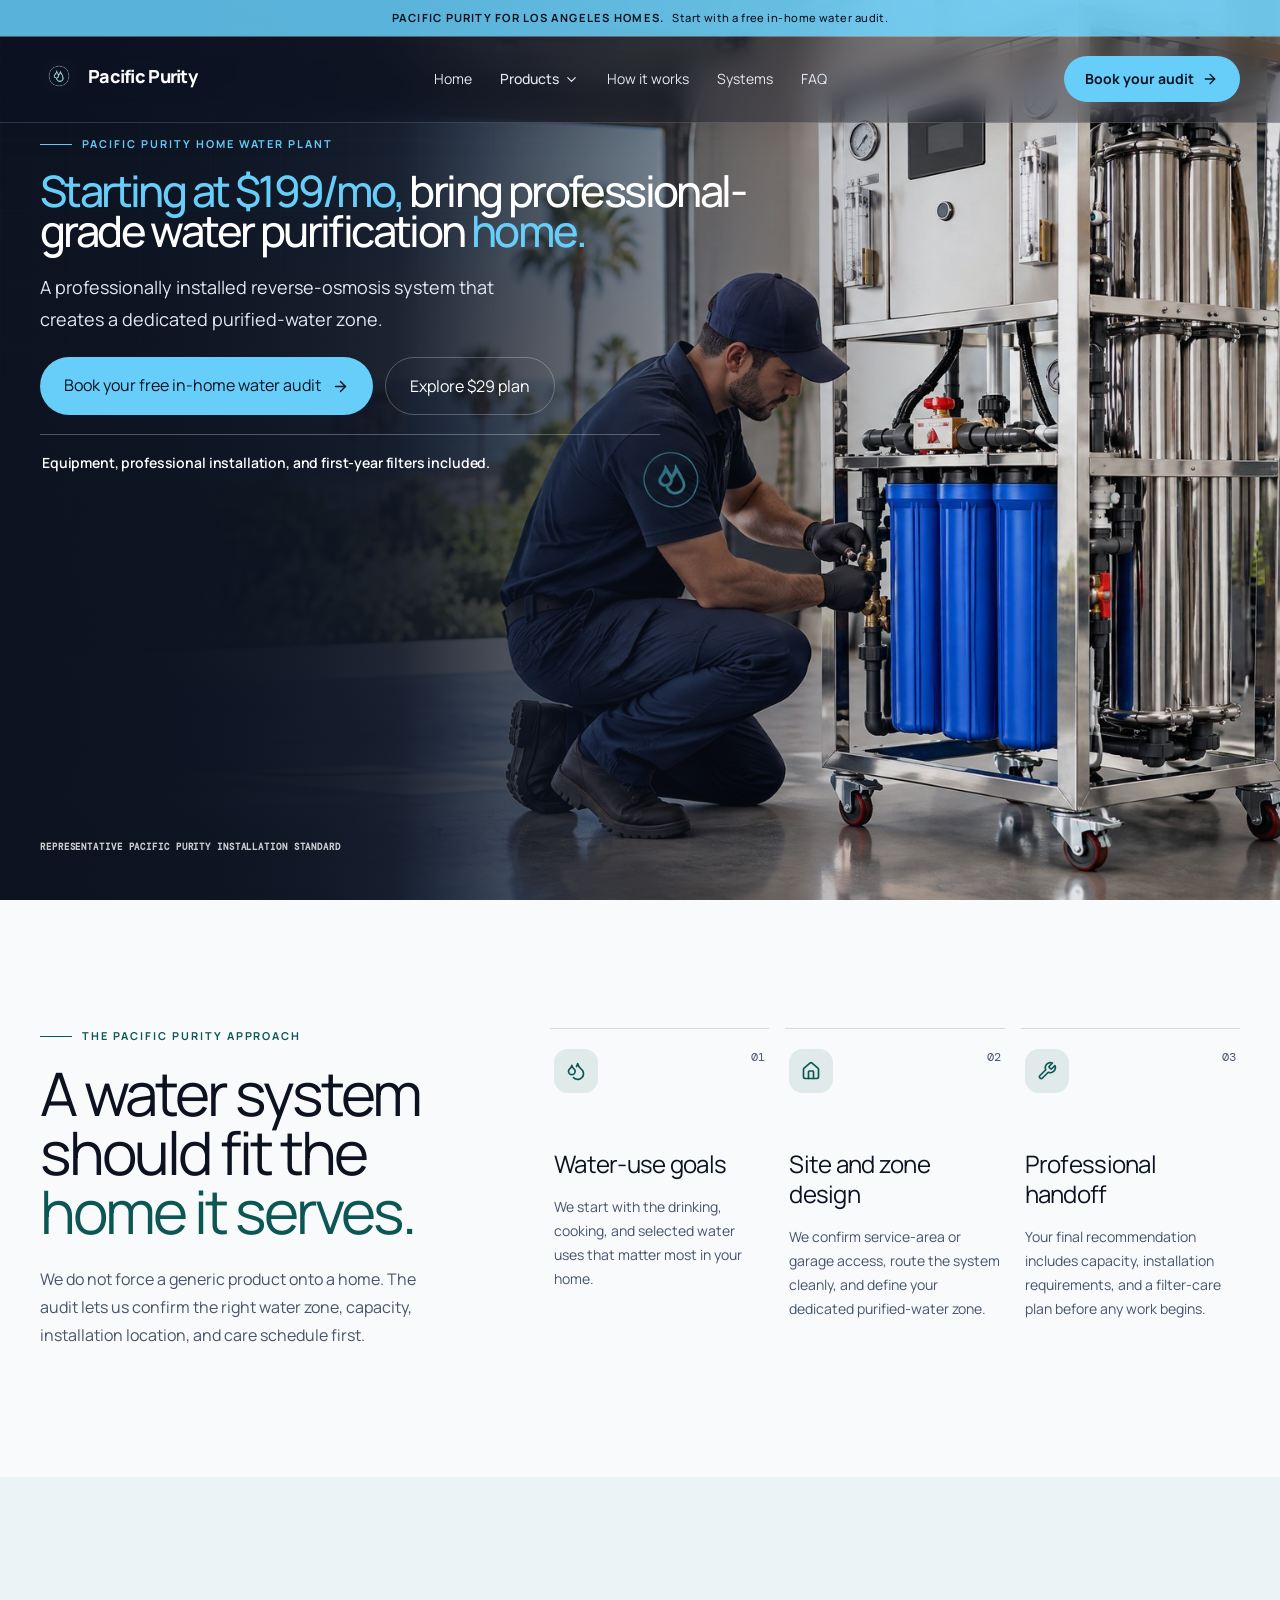
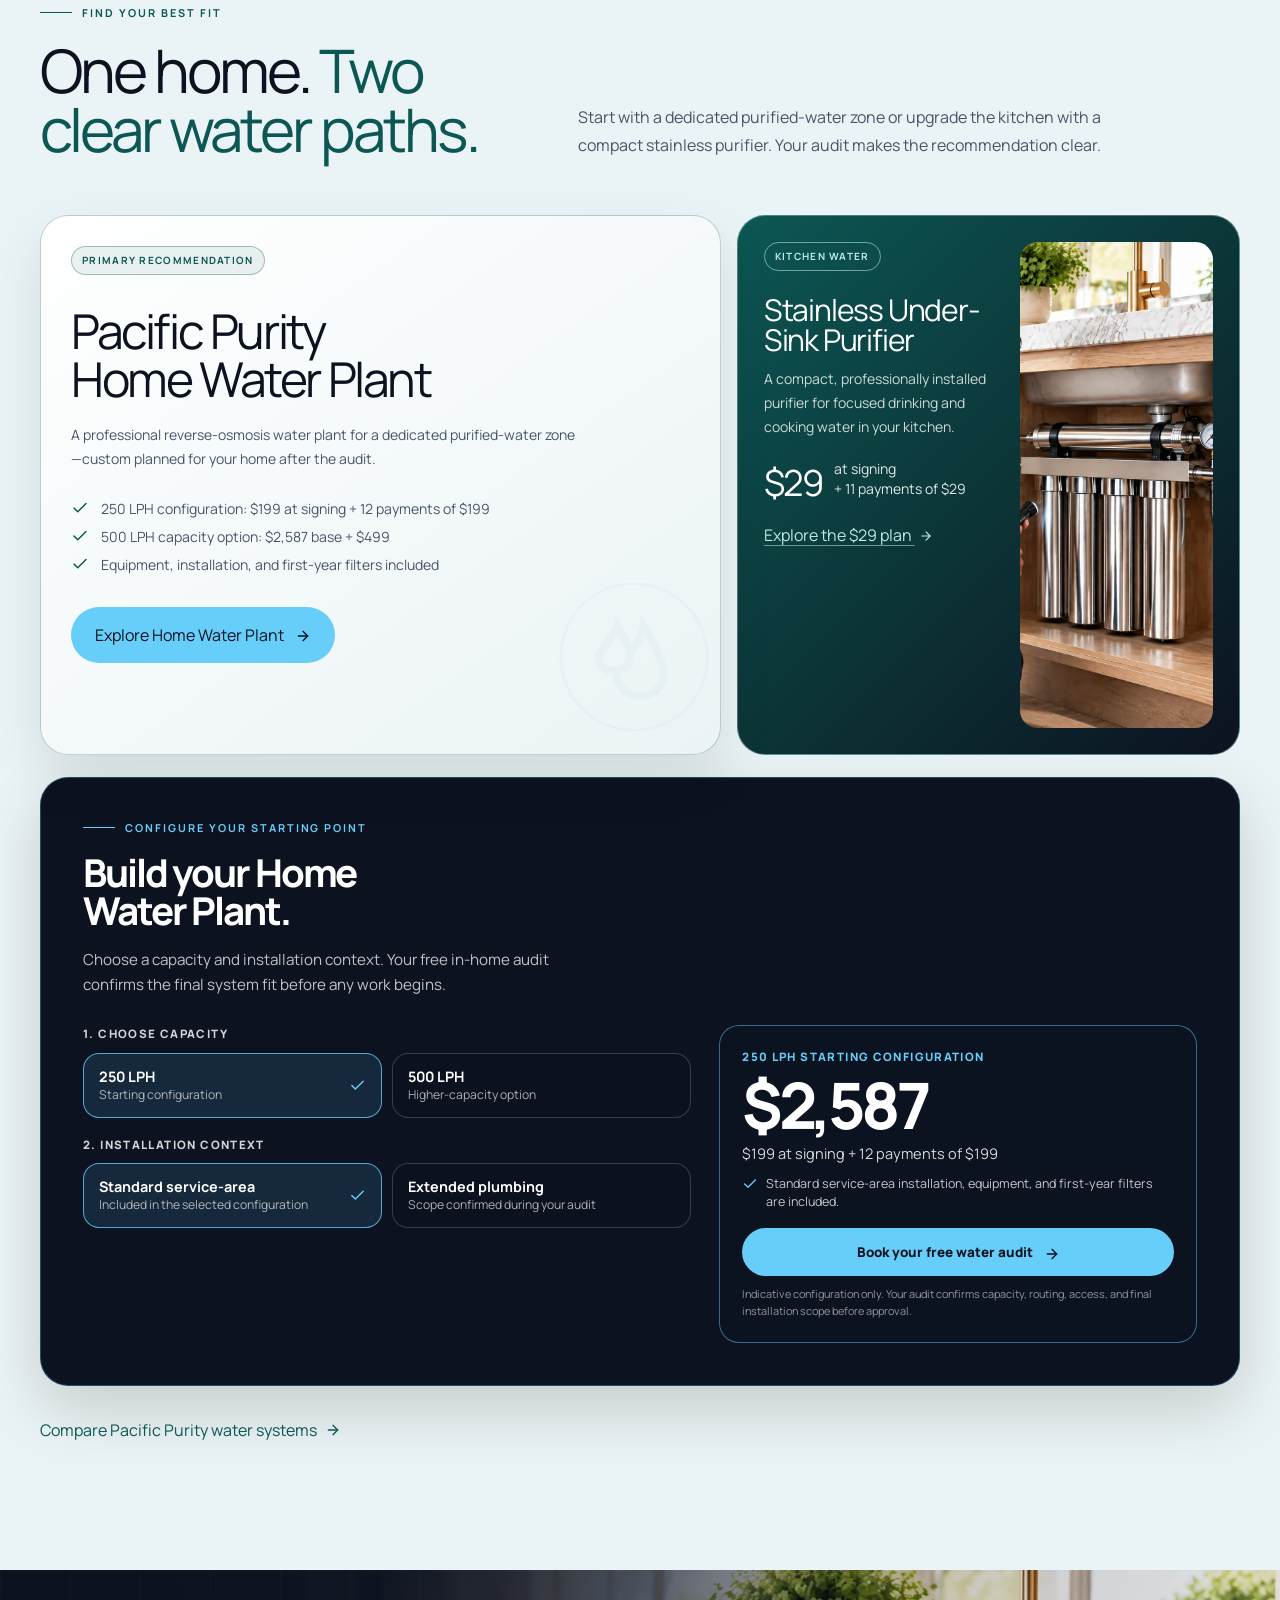
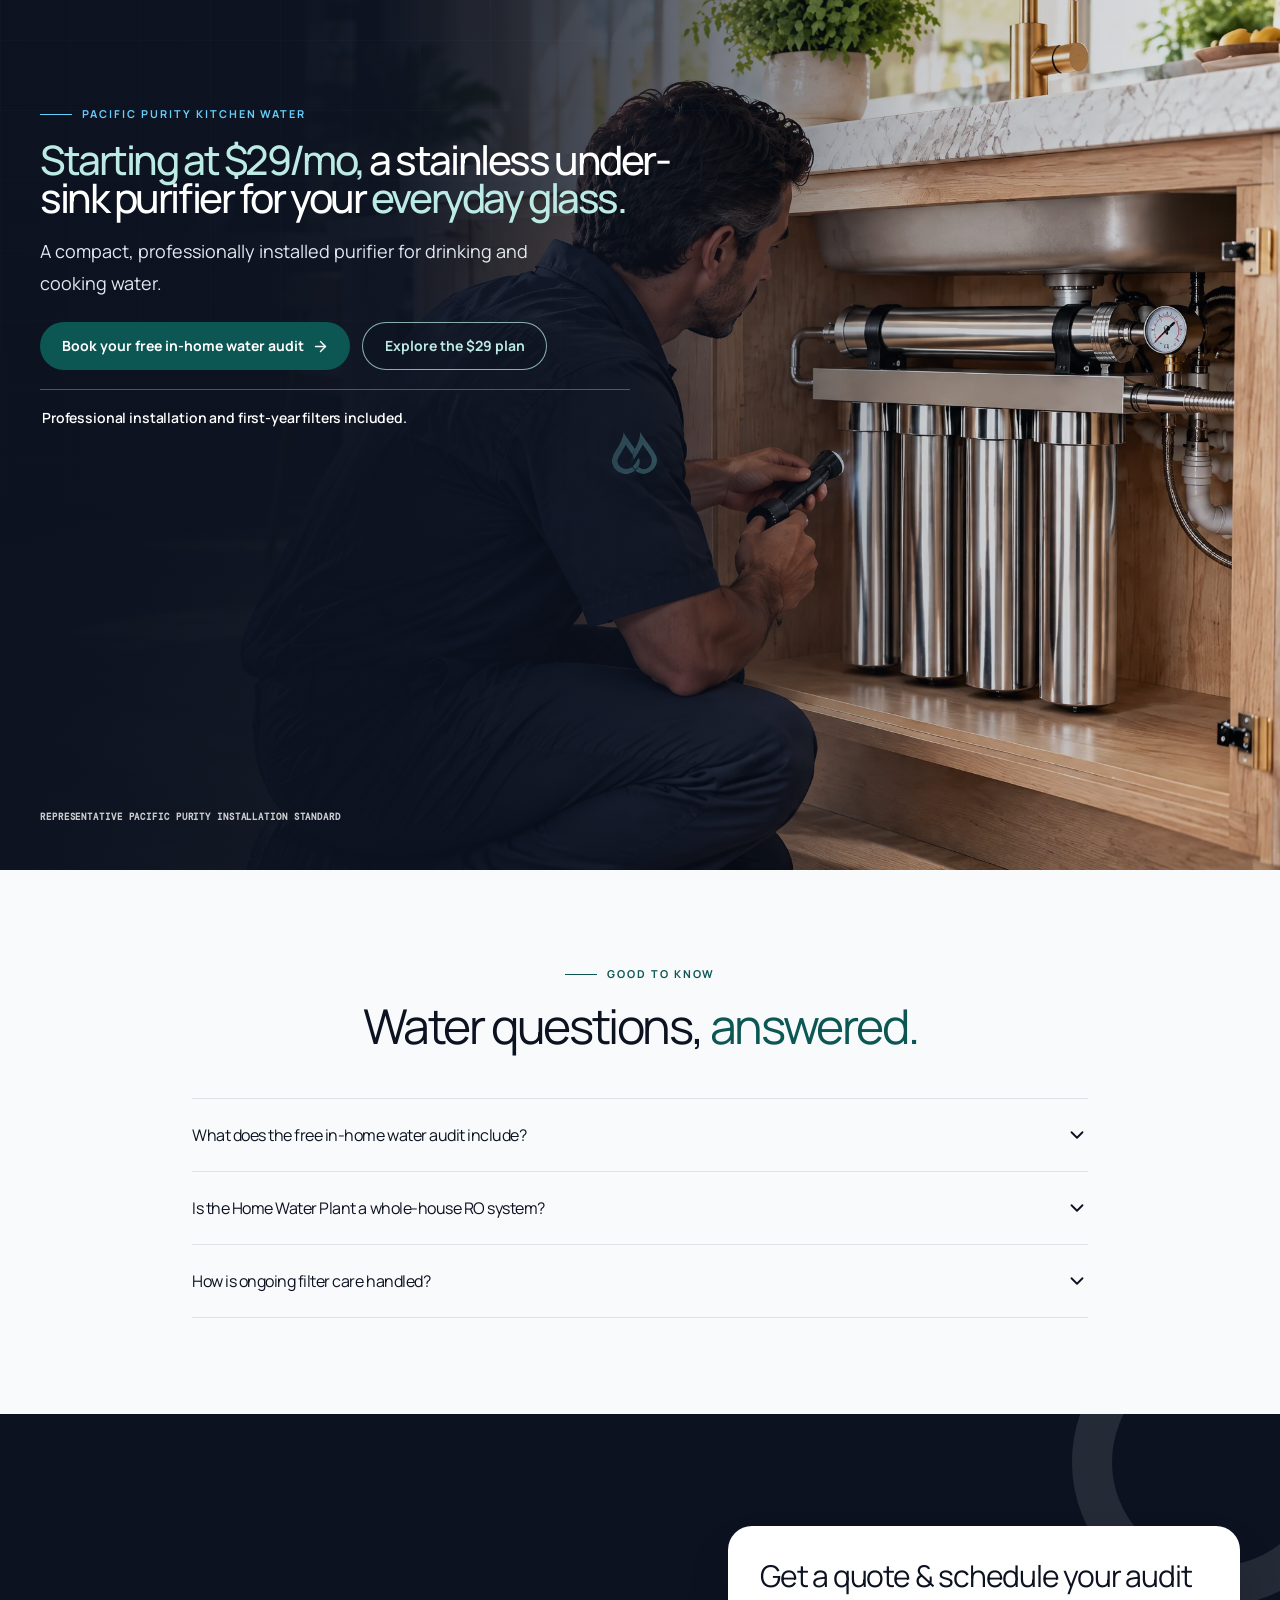
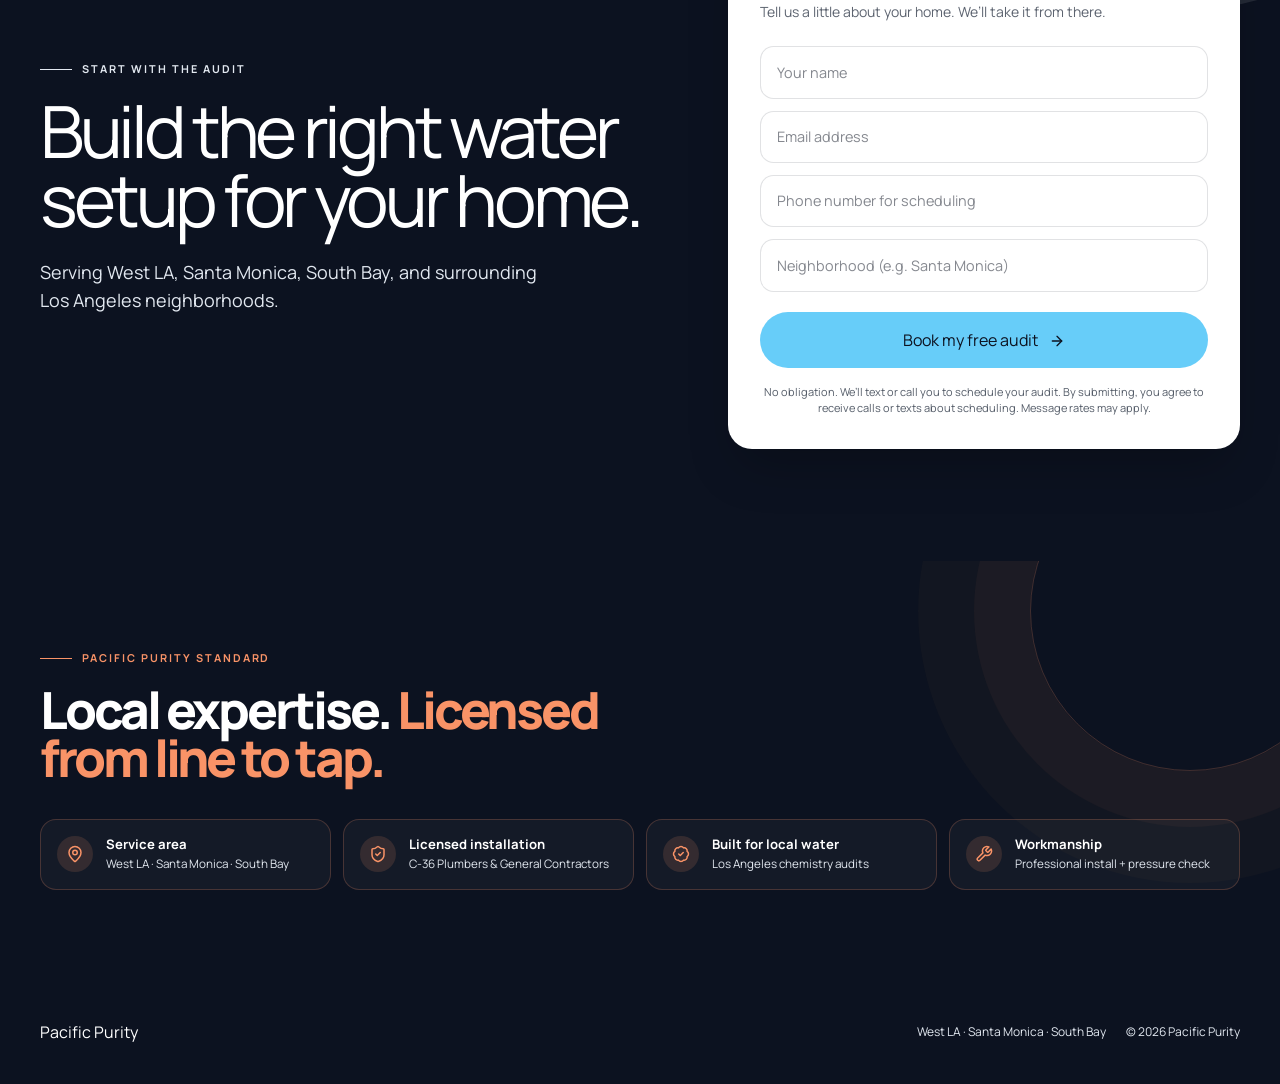
<file: index.html>
<!doctype html>
<html lang="en-US">
  <head>
    <meta charset="UTF-8" />
    <meta name="viewport" content="width=device-width, initial-scale=1.0" />
    <meta name="theme-color" content="#0C1220" />
    <link rel="preconnect" href="https://fonts.googleapis.com" />
    <link rel="preconnect" href="https://fonts.gstatic.com" crossorigin />
    <link rel="stylesheet" href="https://fonts.googleapis.com/css2?family=DM+Mono:wght@400;500&amp;family=Manrope:wght@400;500;600;700;800&amp;display=swap" />
    <meta name="description" content="Pacific Purity installs Home Water Plants for Los Angeles homes. Starting at $199/mo, with $199 at signing and 12 payments of $199: $2,587 total. Start with a free water audit." />
    
    
    <title>Pacific Purity | Home Water Plants for Los Angeles Homes</title>
    <script type="module" crossorigin src="/assets/index-CD-ZraL2.js"></script>
    <link rel="stylesheet" crossorigin href="/assets/index-CV8nD_6h.css">
  
    <link rel="canonical" href="https://pacificpurity.com/" />
    <link rel="preload" as="image" href="/manus-storage/pacific-purity-home-water-plant.jpg" fetchpriority="high" type="image/jpeg" />
    <meta property="og:type" content="website" />
    <meta property="og:site_name" content="Pacific Purity" />
    <meta property="og:title" content="Pacific Purity | Home Water Plants for Los Angeles Homes" />
    <meta property="og:description" content="Pacific Purity installs Home Water Plants for Los Angeles homes. Starting at $199/mo, with $199 at signing and 12 payments of $199: $2,587 total. Start with a free water audit." />
    <meta property="og:url" content="https://pacificpurity.com/" />
    <meta property="og:image" content="https://pacificpurity.com/og-image.png" />
    <meta property="og:image:alt" content="Pacific Purity water purification installation" />
    <meta name="twitter:card" content="summary_large_image" />
    <meta name="twitter:title" content="Pacific Purity | Home Water Plants for Los Angeles Homes" />
    <meta name="twitter:description" content="Pacific Purity installs Home Water Plants for Los Angeles homes. Starting at $199/mo, with $199 at signing and 12 payments of $199: $2,587 total. Start with a free water audit." />
    <meta name="twitter:image" content="https://pacificpurity.com/og-image.png" />
    <script type="application/ld+json">{"@context":"https://schema.org","@graph":[{"@type":"Organization","@id":"https://pacificpurity.com/#organization","name":"Pacific Purity","url":"https://pacificpurity.com","logo":"https://pacificpurity.com/manus-storage/pacific-purity-double-droplet.png","areaServed":["Los Angeles","West Los Angeles","Santa Monica","South Bay"],"description":"Pacific Purity designs and installs residential water purification and water-treatment systems for Los Angeles homes."},{"@type":"Service","name":"Pacific Purity residential water purification","serviceType":"Residential water purification installation","provider":{"@id":"https://pacificpurity.com/#organization"},"areaServed":["Los Angeles","West Los Angeles","Santa Monica","South Bay"],"description":"Pacific Purity installs Home Water Plants for Los Angeles homes. Starting at $199/mo, with $199 at signing and 12 payments of $199: $2,587 total. Start with a free water audit."},{"@type":"FAQPage","mainEntity":[{"@type":"Question","name":"What does the free in-home water audit include?","acceptedAnswer":{"@type":"Answer","text":"We discuss your water goals, assess the installation location and access, test the available water, review the fixtures or uses you want to serve, and recommend a configuration before you commit."}},{"@type":"Question","name":"Is the Home Water Plant a whole-house RO system?","acceptedAnswer":{"@type":"Answer","text":"The Home Water Plant creates a dedicated purified-water zone. Your audit determines which fixtures and uses are included, then confirms the appropriate 250 LPH or 500 LPH configuration."}}]}]}</script>
  </head>
  <body>
    <div id="root"></div>
  </body>
</html>
</file>
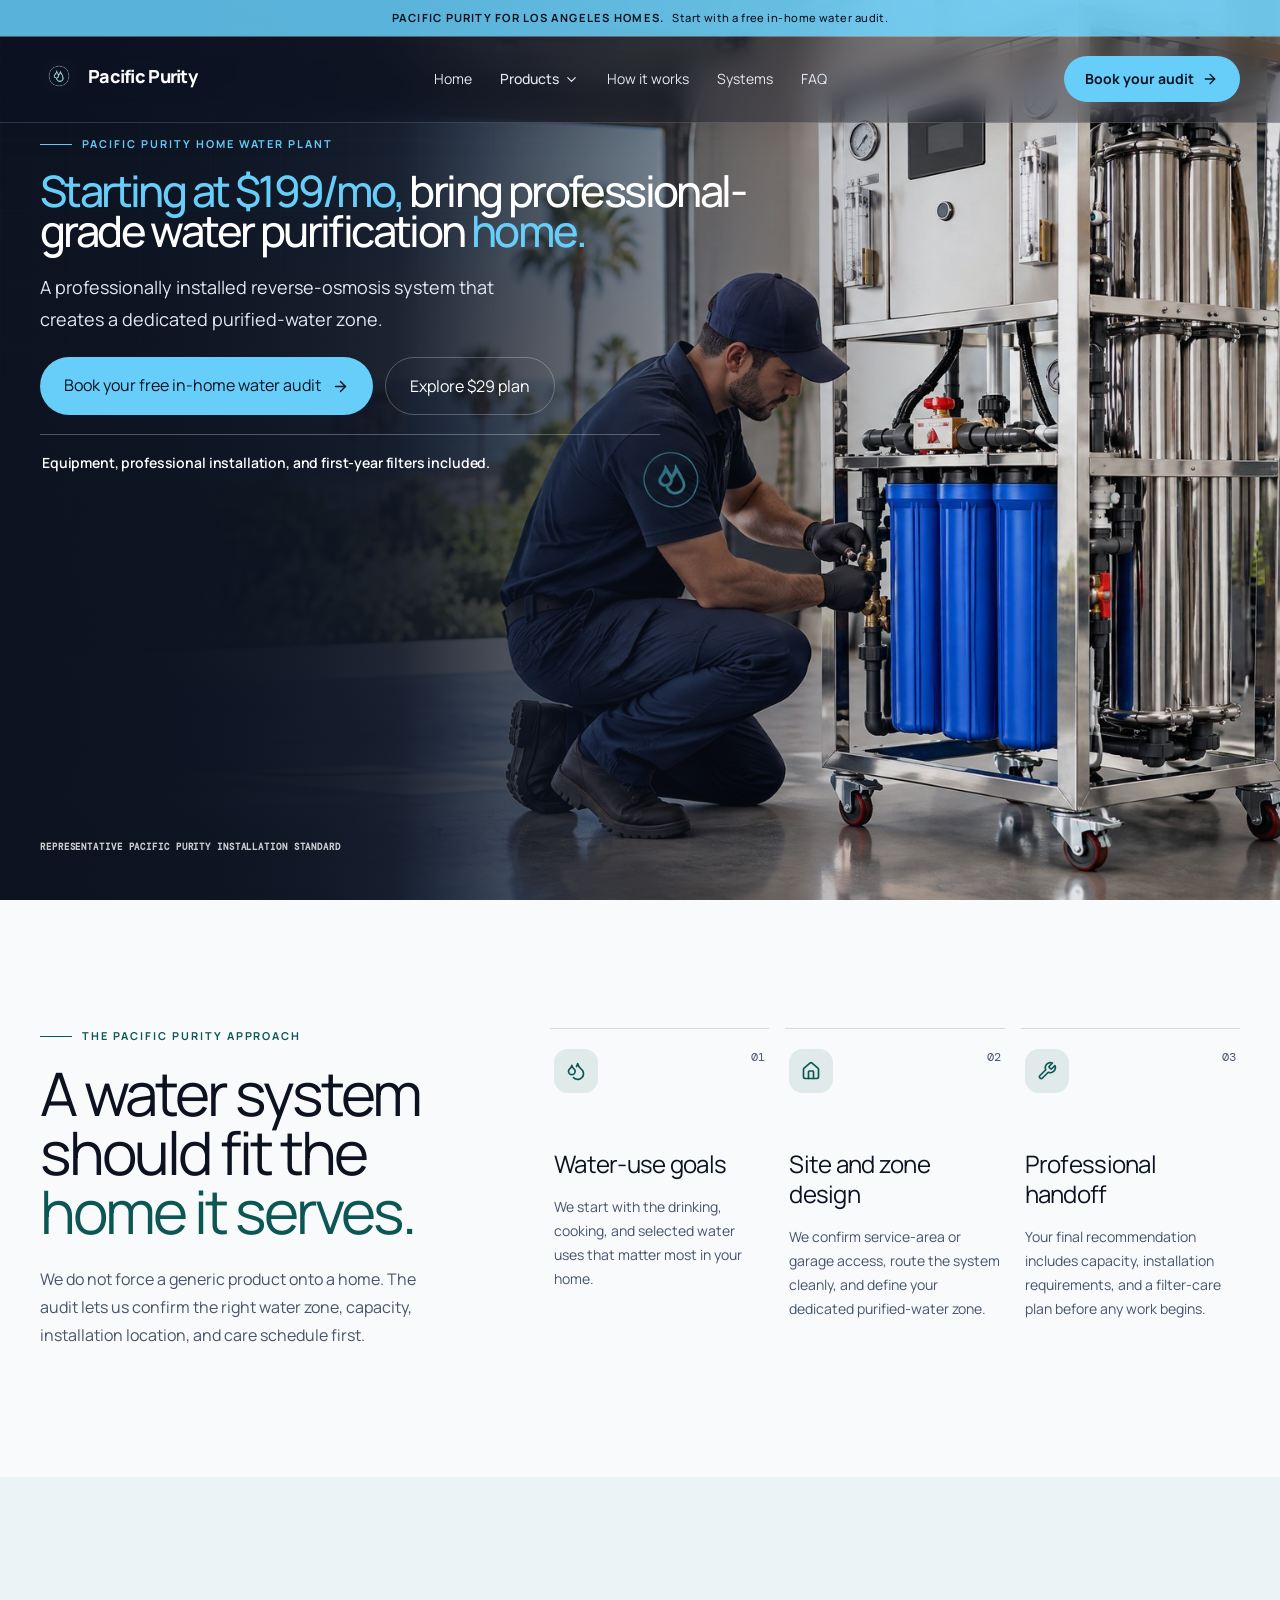
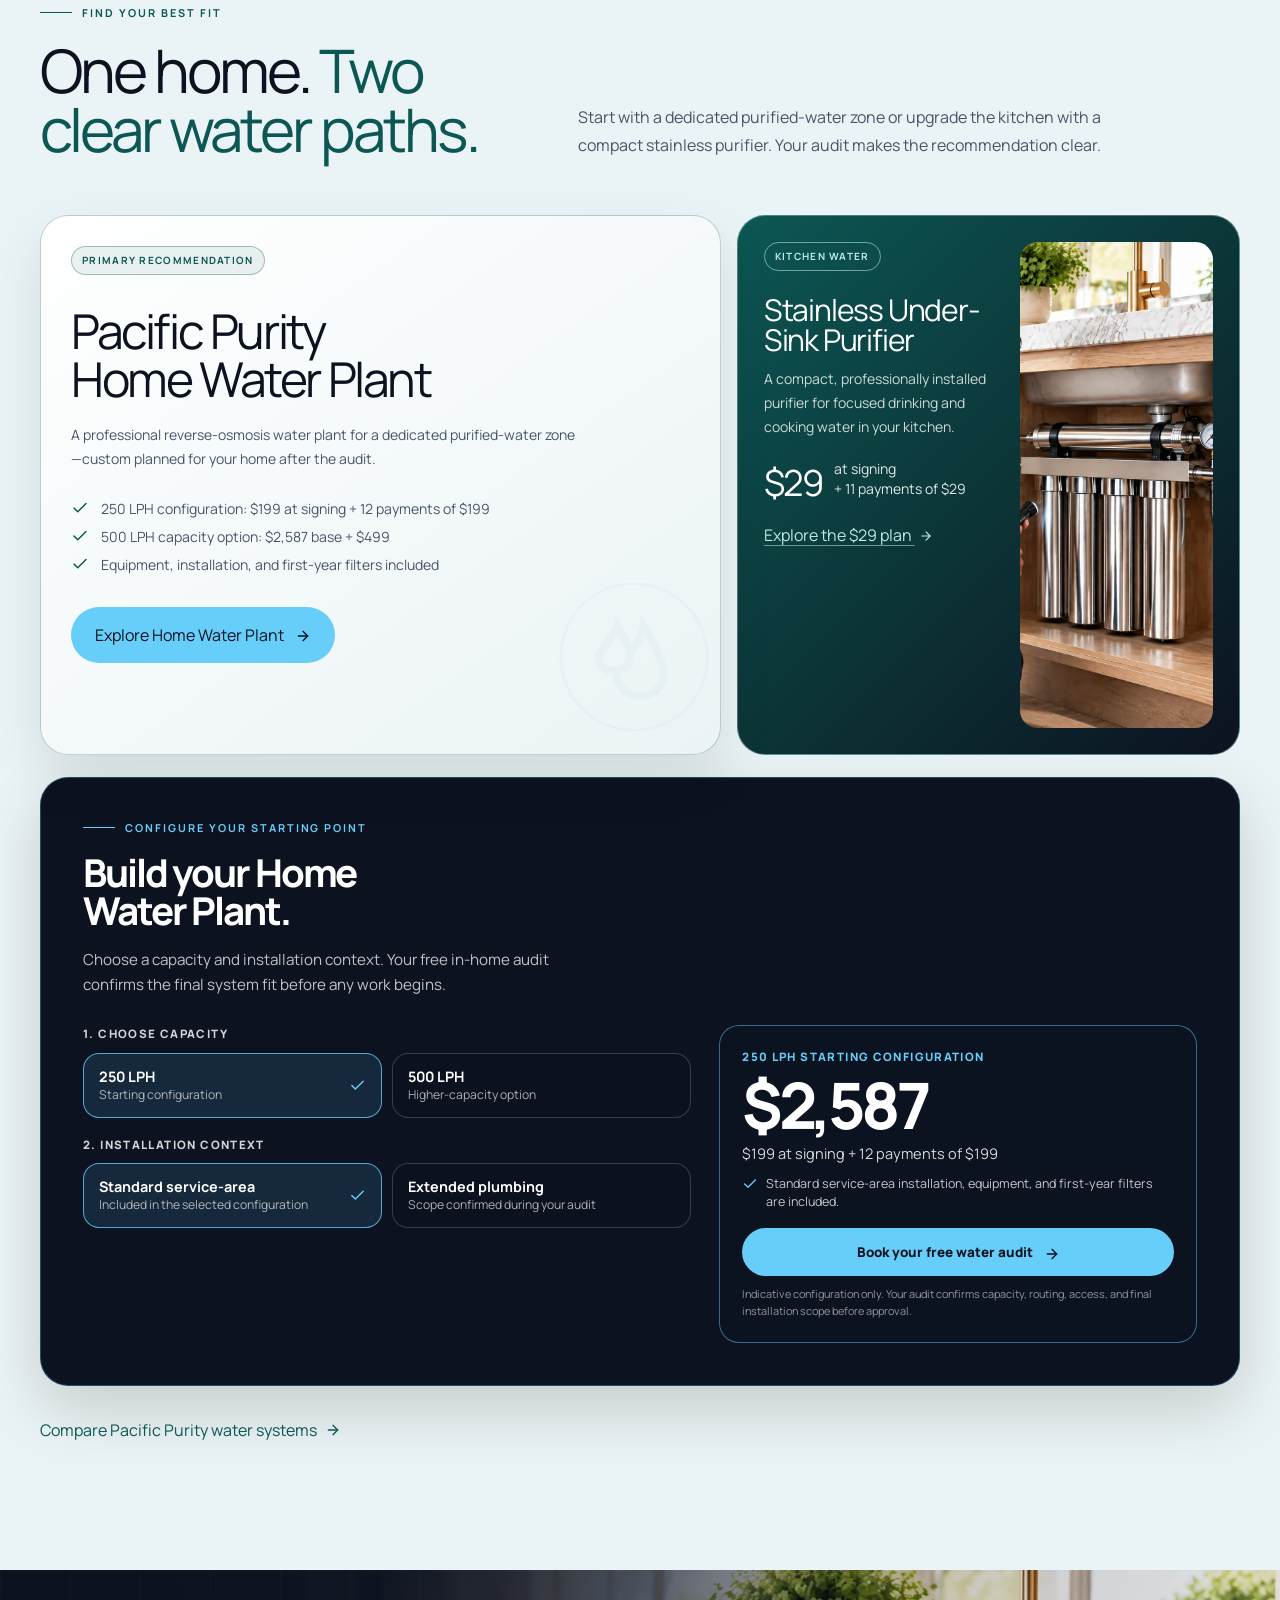
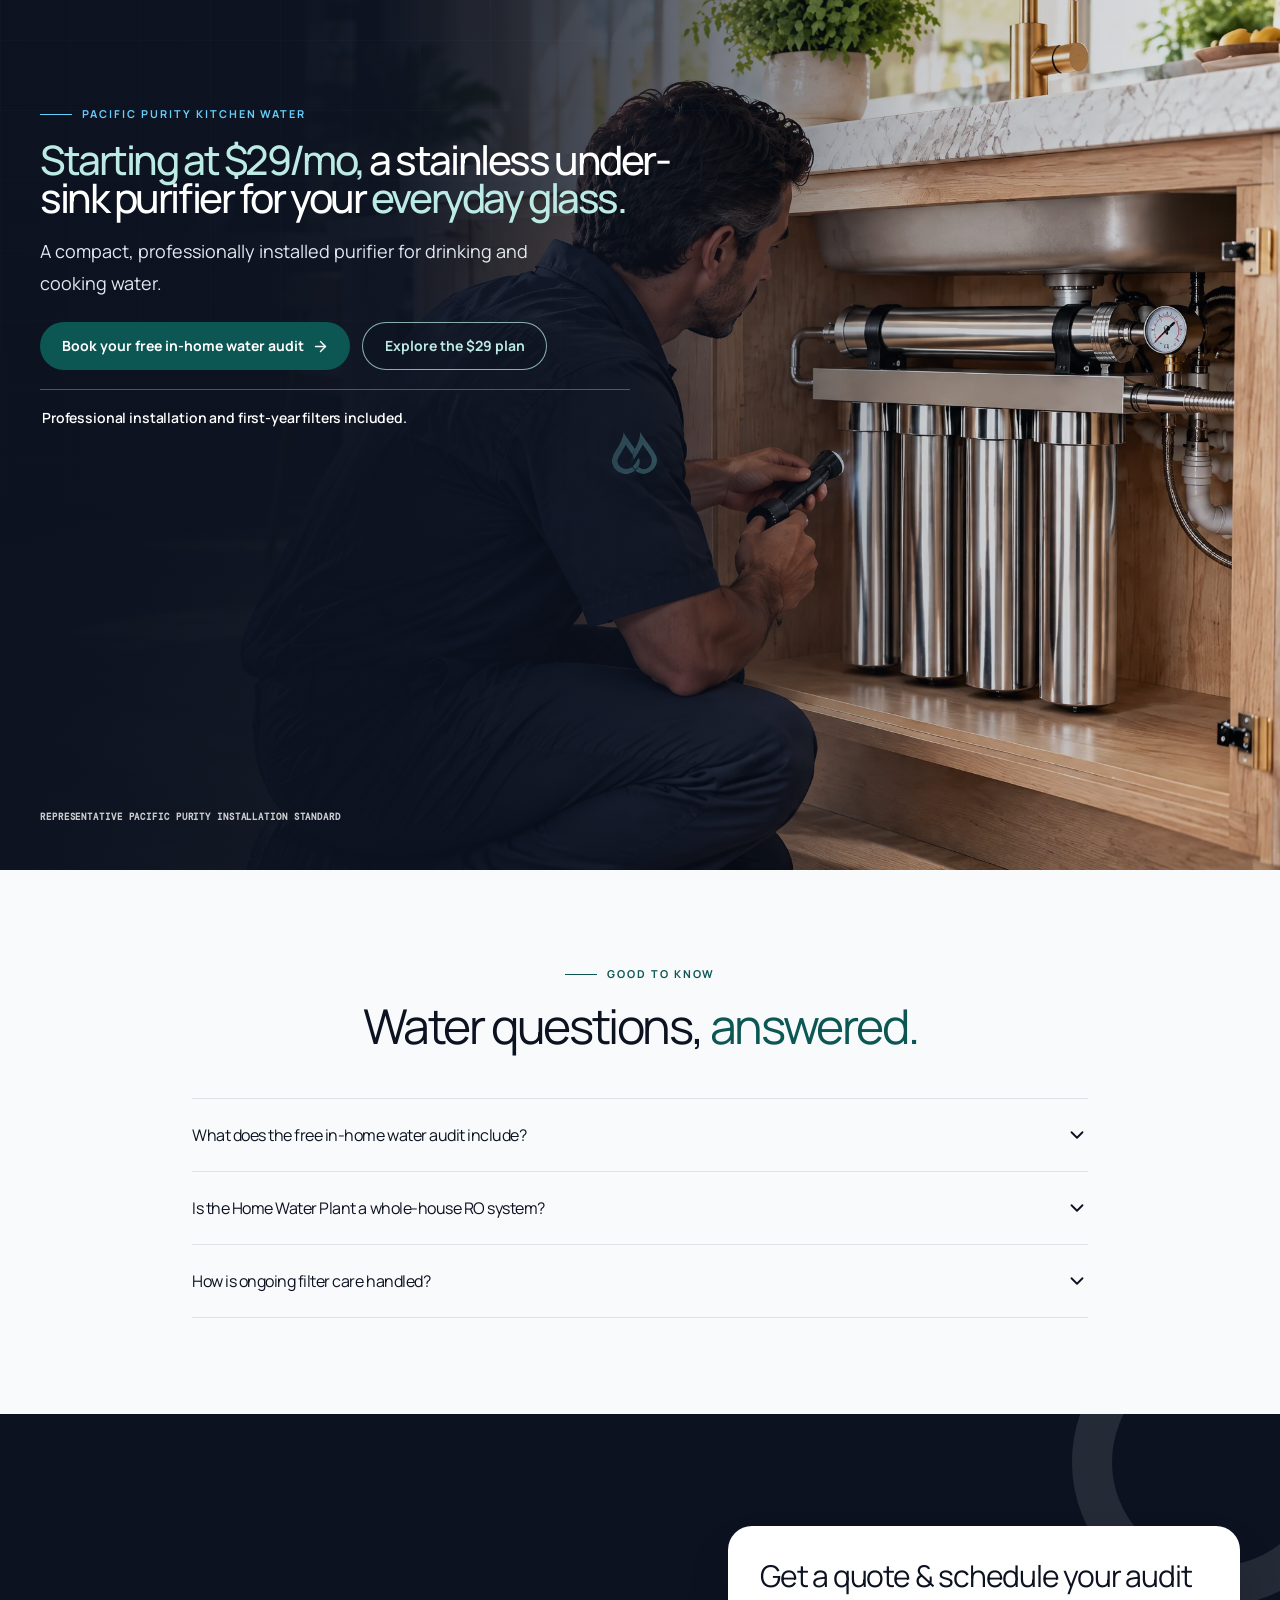
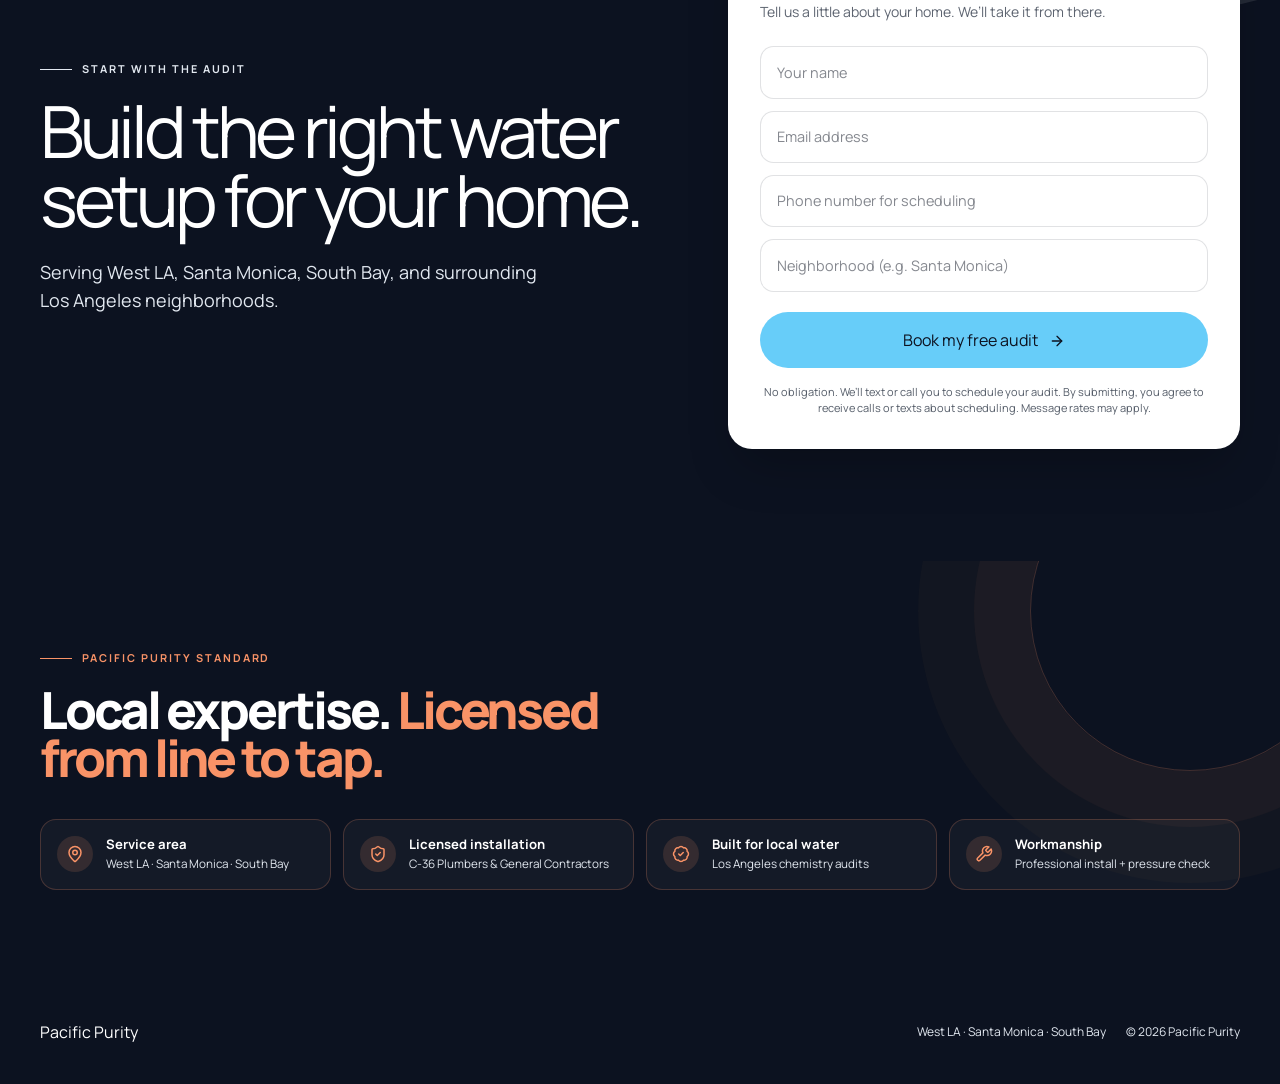
<file: products/home-water-plant/index.html>
<!doctype html>
<html lang="en-US">
  <head>
    <meta charset="UTF-8" />
    <meta name="viewport" content="width=device-width, initial-scale=1.0" />
    <meta name="theme-color" content="#0C1220" />
    <link rel="preconnect" href="https://fonts.googleapis.com" />
    <link rel="preconnect" href="https://fonts.gstatic.com" crossorigin />
    <link rel="stylesheet" href="https://fonts.googleapis.com/css2?family=DM+Mono:wght@400;500&amp;family=Manrope:wght@400;500;600;700;800&amp;display=swap" />
    <meta name="description" content="Pacific Purity installs 250 or 500 LPH Home Water Plants in Los Angeles. Start at $199/mo with $199 at signing + 12 payments of $199 ($2,587 total)." />
    
    
    <title>Home Water Plant 250/500 LPH in Los Angeles | Pacific Purity</title>
    <script type="module" crossorigin src="/assets/index-CD-ZraL2.js"></script>
    <link rel="stylesheet" crossorigin href="/assets/index-CV8nD_6h.css">
  
    <link rel="canonical" href="https://pacificpurity.com/products/home-water-plant" />
    <link rel="preload" as="image" href="/manus-storage/pacific-purity-home-water-plant.jpg" fetchpriority="high" type="image/jpeg" />
    <meta property="og:type" content="website" />
    <meta property="og:site_name" content="Pacific Purity" />
    <meta property="og:title" content="Home Water Plant 250/500 LPH in Los Angeles | Pacific Purity" />
    <meta property="og:description" content="Pacific Purity installs 250 or 500 LPH Home Water Plants in Los Angeles. Start at $199/mo with $199 at signing + 12 payments of $199 ($2,587 total)." />
    <meta property="og:url" content="https://pacificpurity.com/products/home-water-plant" />
    <meta property="og:image" content="https://pacificpurity.com/manus-storage/pacific-purity-home-water-plant-social.jpg" />
    <meta property="og:image:alt" content="Pacific Purity Home Water Plant" />
    <meta name="twitter:card" content="summary_large_image" />
    <meta name="twitter:title" content="Home Water Plant 250/500 LPH in Los Angeles | Pacific Purity" />
    <meta name="twitter:description" content="Pacific Purity installs 250 or 500 LPH Home Water Plants in Los Angeles. Start at $199/mo with $199 at signing + 12 payments of $199 ($2,587 total)." />
    <meta name="twitter:image" content="https://pacificpurity.com/manus-storage/pacific-purity-home-water-plant-social.jpg" />
    <script type="application/ld+json">{"@context":"https://schema.org","@graph":[{"@type":"Organization","@id":"https://pacificpurity.com/#organization","name":"Pacific Purity","url":"https://pacificpurity.com","logo":"https://pacificpurity.com/manus-storage/pacific-purity-double-droplet.png","areaServed":["Los Angeles","West Los Angeles","Santa Monica","South Bay"],"description":"Pacific Purity designs and installs residential water purification and water-treatment systems for Los Angeles homes."},{"@type":"Service","name":"Pacific Purity Home Water Plant installation","serviceType":"Residential water purification installation","provider":{"@id":"https://pacificpurity.com/#organization"},"areaServed":["Los Angeles","West Los Angeles","Santa Monica","South Bay"],"description":"Pacific Purity installs 250 or 500 LPH Home Water Plants in Los Angeles. Start at $199/mo with $199 at signing + 12 payments of $199 ($2,587 total).","offers":{"@type":"Offer","price":"2587","priceCurrency":"USD","availability":"https://schema.org/InStock","description":"Home Water Plant 250 LPH: $199 at signing plus 12 payments of $199, $2,587 total. Professional installation and first-year filters included.","url":"https://pacificpurity.com/products/home-water-plant"}},{"@type":"Product","name":"Pacific Purity Home Water Plant","description":"A professionally installed residential reverse-osmosis system for a dedicated purified-water zone, configured after an in-home water audit.","image":"https://pacificpurity.com/manus-storage/pacific-purity-home-water-plant-social.jpg","category":"Residential water purification system","brand":{"@id":"https://pacificpurity.com/#organization"},"additionalProperty":[{"@type":"PropertyValue","name":"Capacity options","value":"250 LPH or 500 LPH"},{"@type":"PropertyValue","name":"Installation","value":"Professional in-home installation"},{"@type":"PropertyValue","name":"Included filter care","value":"First year of filters included"},{"@type":"PropertyValue","name":"Water coverage","value":"Dedicated purified-water zone selected during the audit"}],"offers":[{"@type":"Offer","name":"Home Water Plant 250 LPH","price":"2587","priceCurrency":"USD","availability":"https://schema.org/InStock","itemCondition":"https://schema.org/NewCondition","description":"$199 at signing plus 12 payments of $199; $2,587 total. Equipment, professional installation, and first-year filters included.","url":"https://pacificpurity.com/products/home-water-plant"},{"@type":"Offer","name":"Home Water Plant 500 LPH Capacity Option","price":"3086","priceCurrency":"USD","availability":"https://schema.org/InStock","itemCondition":"https://schema.org/NewCondition","description":"$2,587 base configuration plus a $499 500 LPH capacity option; $3,086 total. Selected after the in-home audit and customer approval.","url":"https://pacificpurity.com/products/home-water-plant"}]},{"@type":"BreadcrumbList","itemListElement":[{"@type":"ListItem","position":1,"name":"Home","item":"https://pacificpurity.com/"},{"@type":"ListItem","position":2,"name":"Home Water Plant 250/500 LPH in Los Angeles","item":"https://pacificpurity.com/products/home-water-plant"}]},{"@type":"FAQPage","mainEntity":[{"@type":"Question","name":"Does the Home Water Plant purify every fixture in my house?","acceptedAnswer":{"@type":"Answer","text":"The Pacific Purity Home Water Plant creates a dedicated purified-water zone. During the in-home audit, we confirm which fixtures and uses belong in that zone and design the route around your home."}},{"@type":"Question","name":"How do I choose 250 LPH or 500 LPH?","acceptedAnswer":{"@type":"Answer","text":"Your audit reviews the selected water uses, plumbing route, available service space, and water conditions. We recommend 250 LPH or 500 LPH only after evaluating the home."}},{"@type":"Question","name":"How is the 500 LPH capacity option priced?","acceptedAnswer":{"@type":"Answer","text":"The 500 LPH capacity option is $2,587 for the 250 LPH base configuration plus $499 for capacity, or $3,086 total. It is selected only after the audit and your approval."}}]}]}</script>
  </head>
  <body>
    <div id="root"></div>
  </body>
</html>
</file>
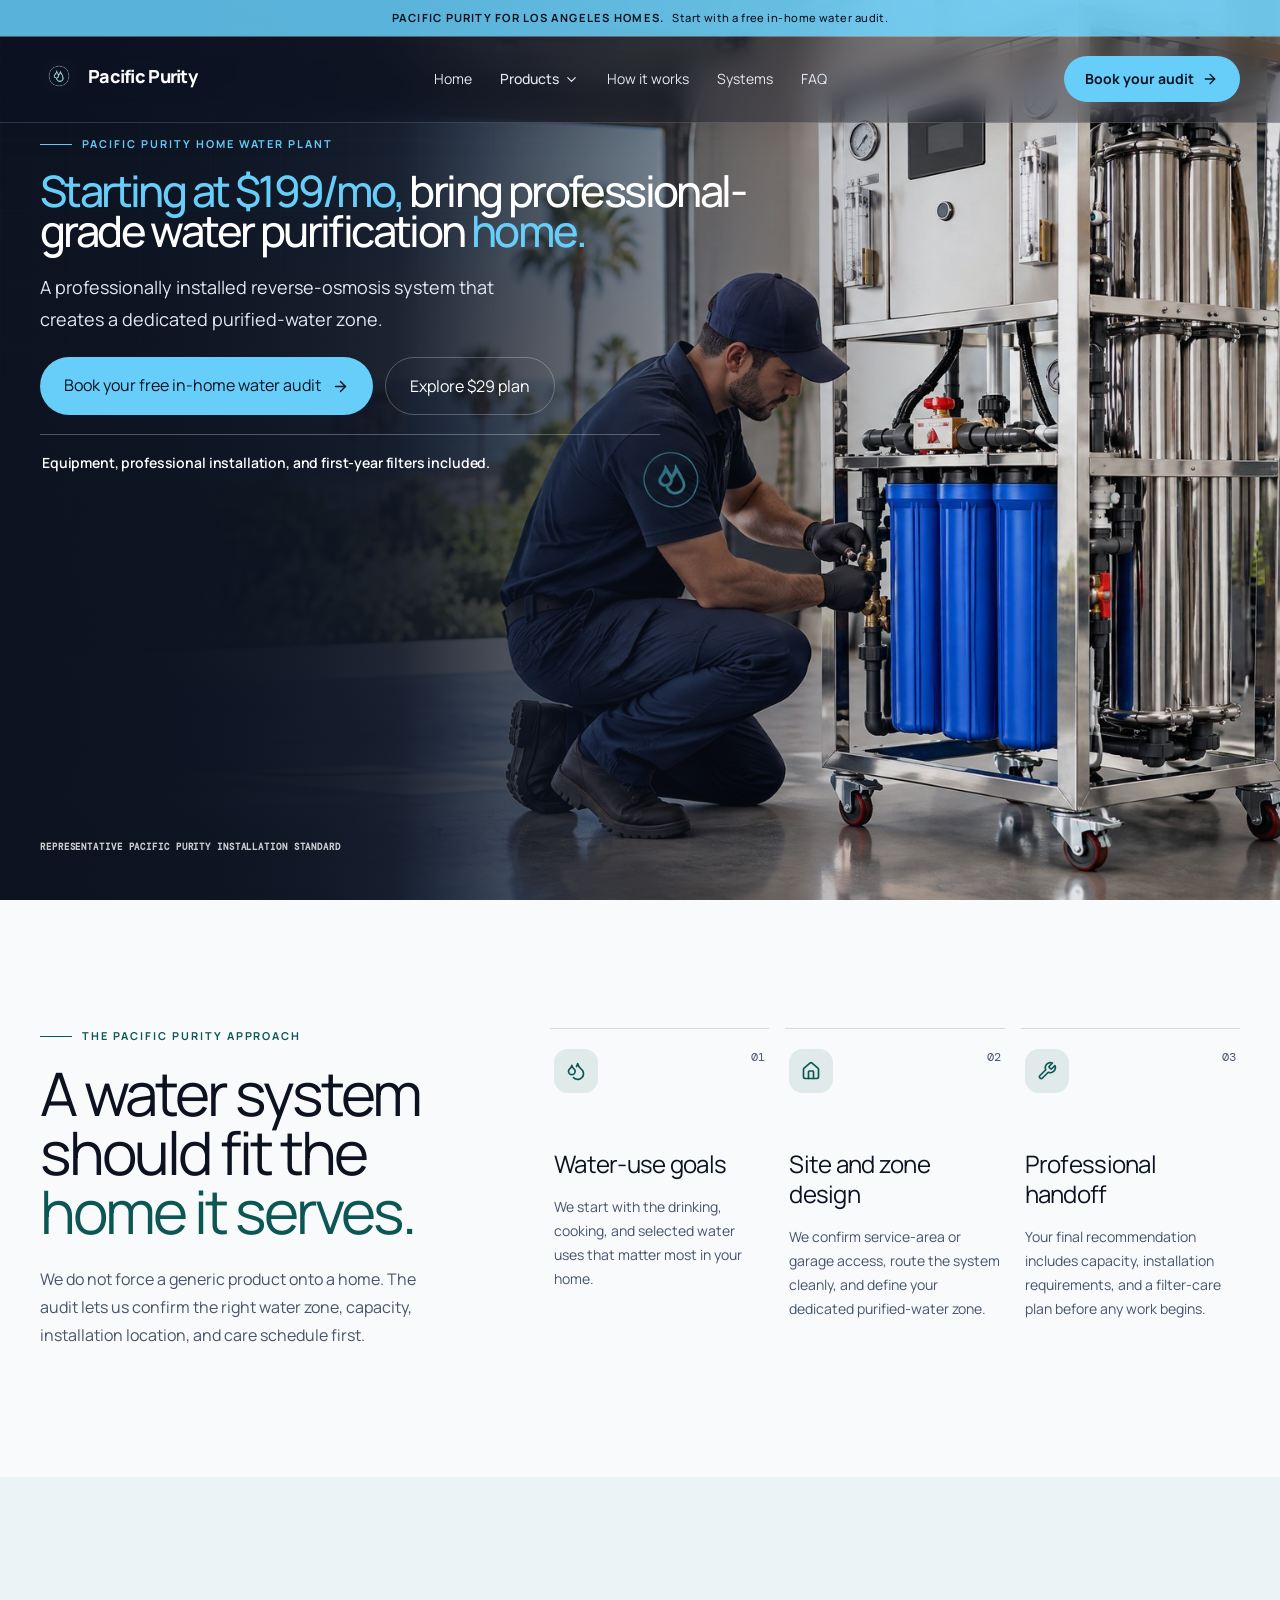
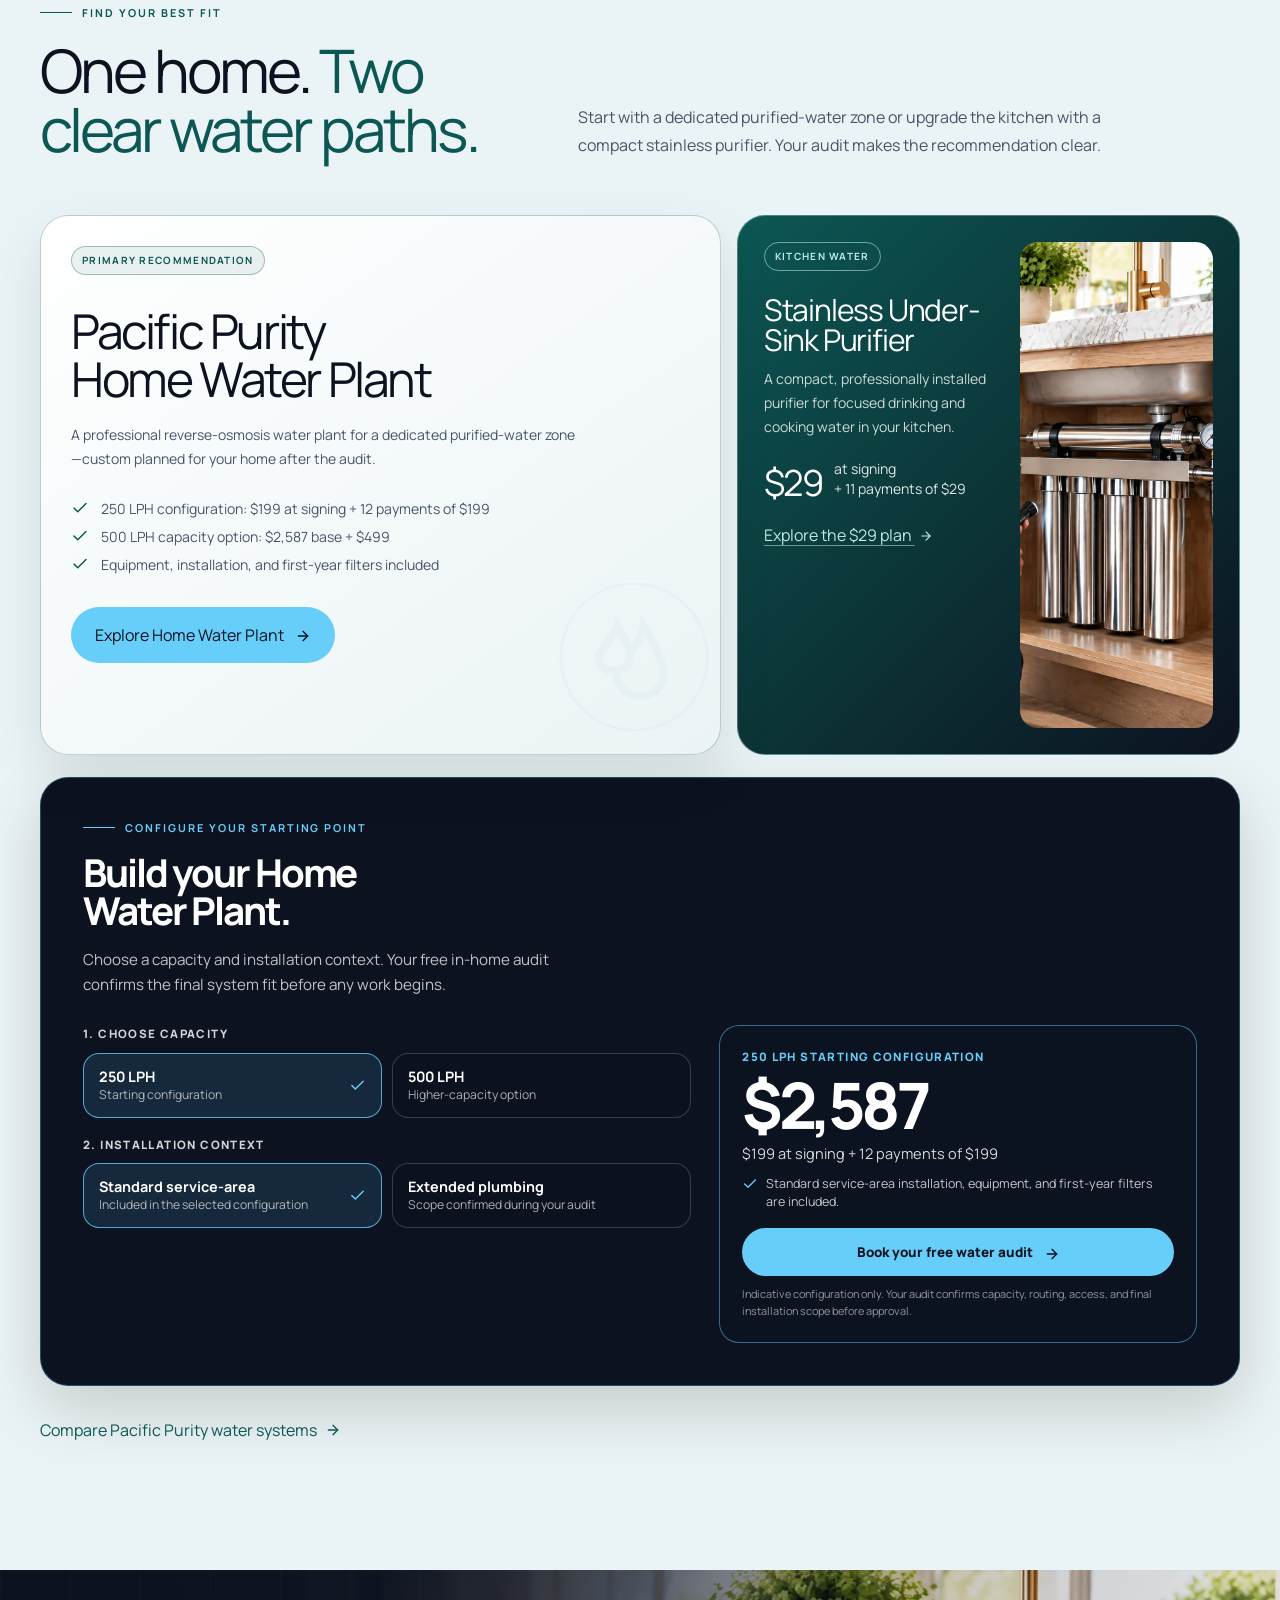
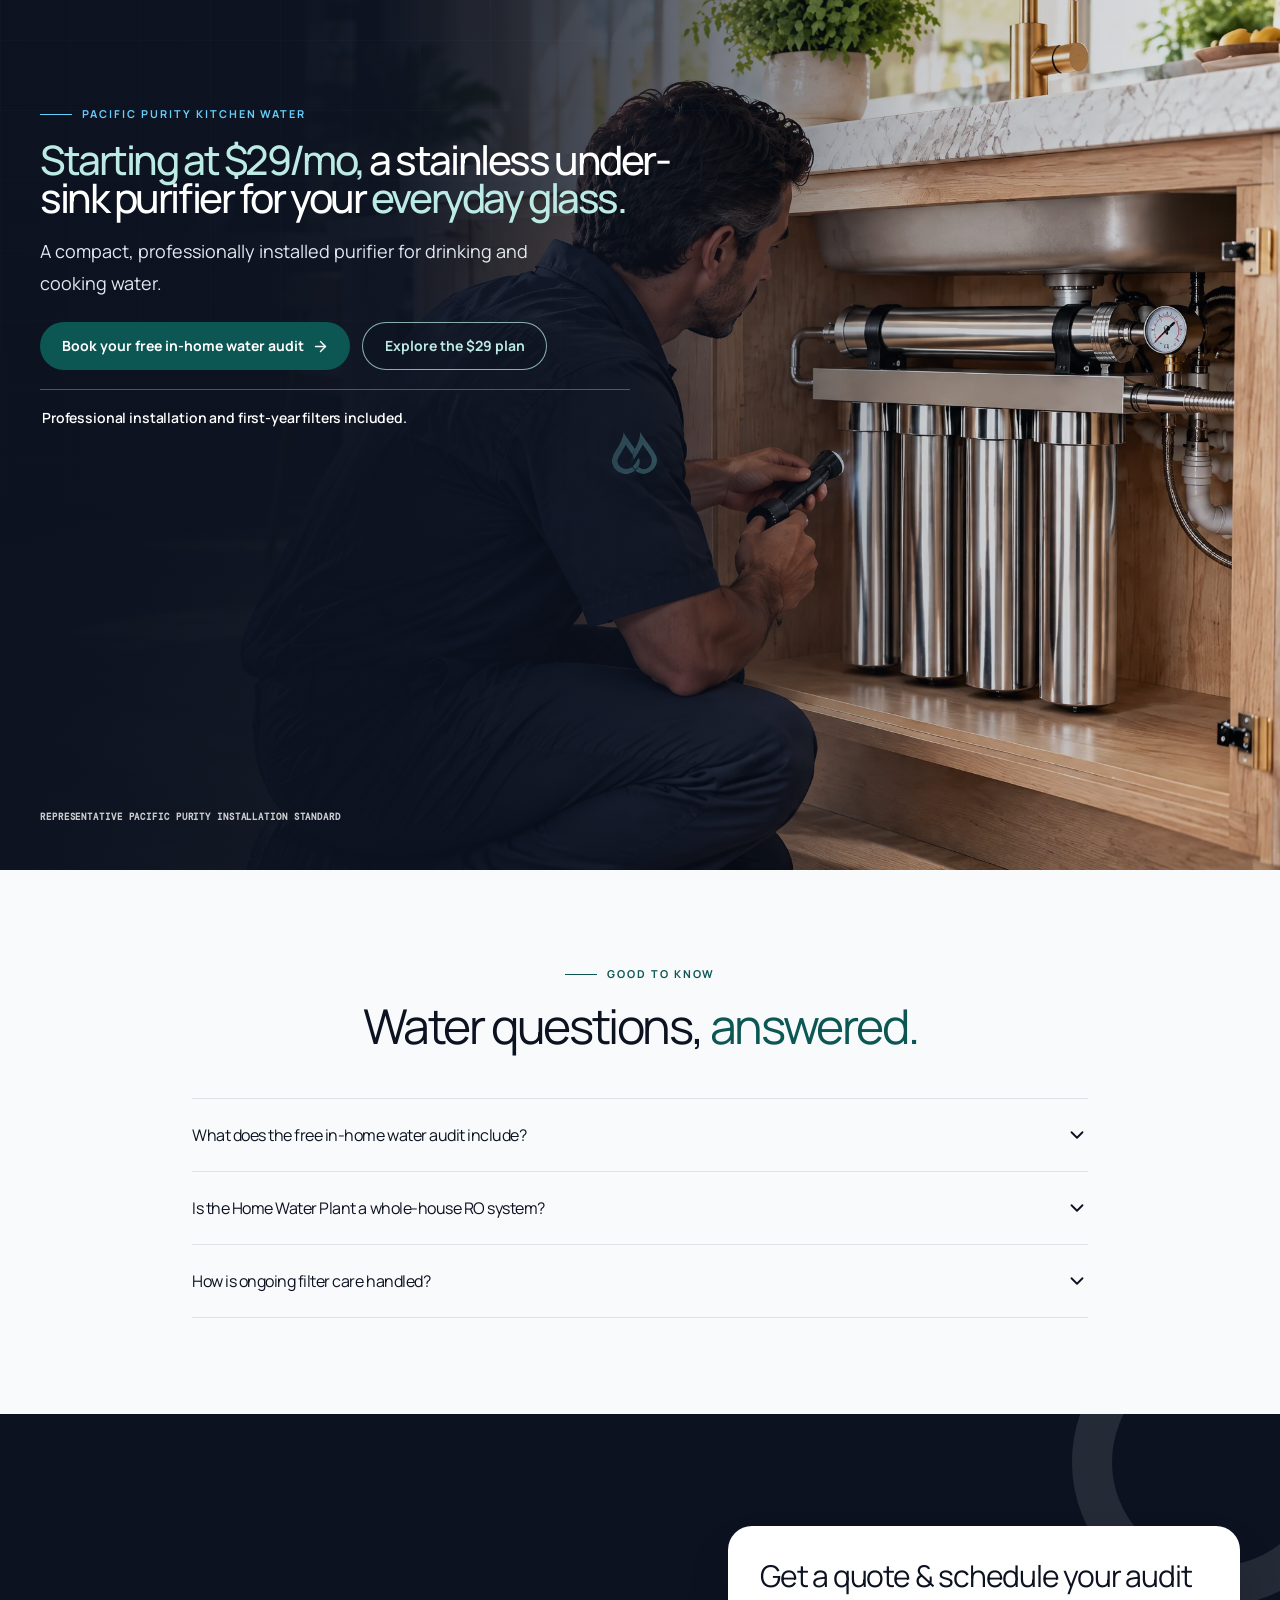
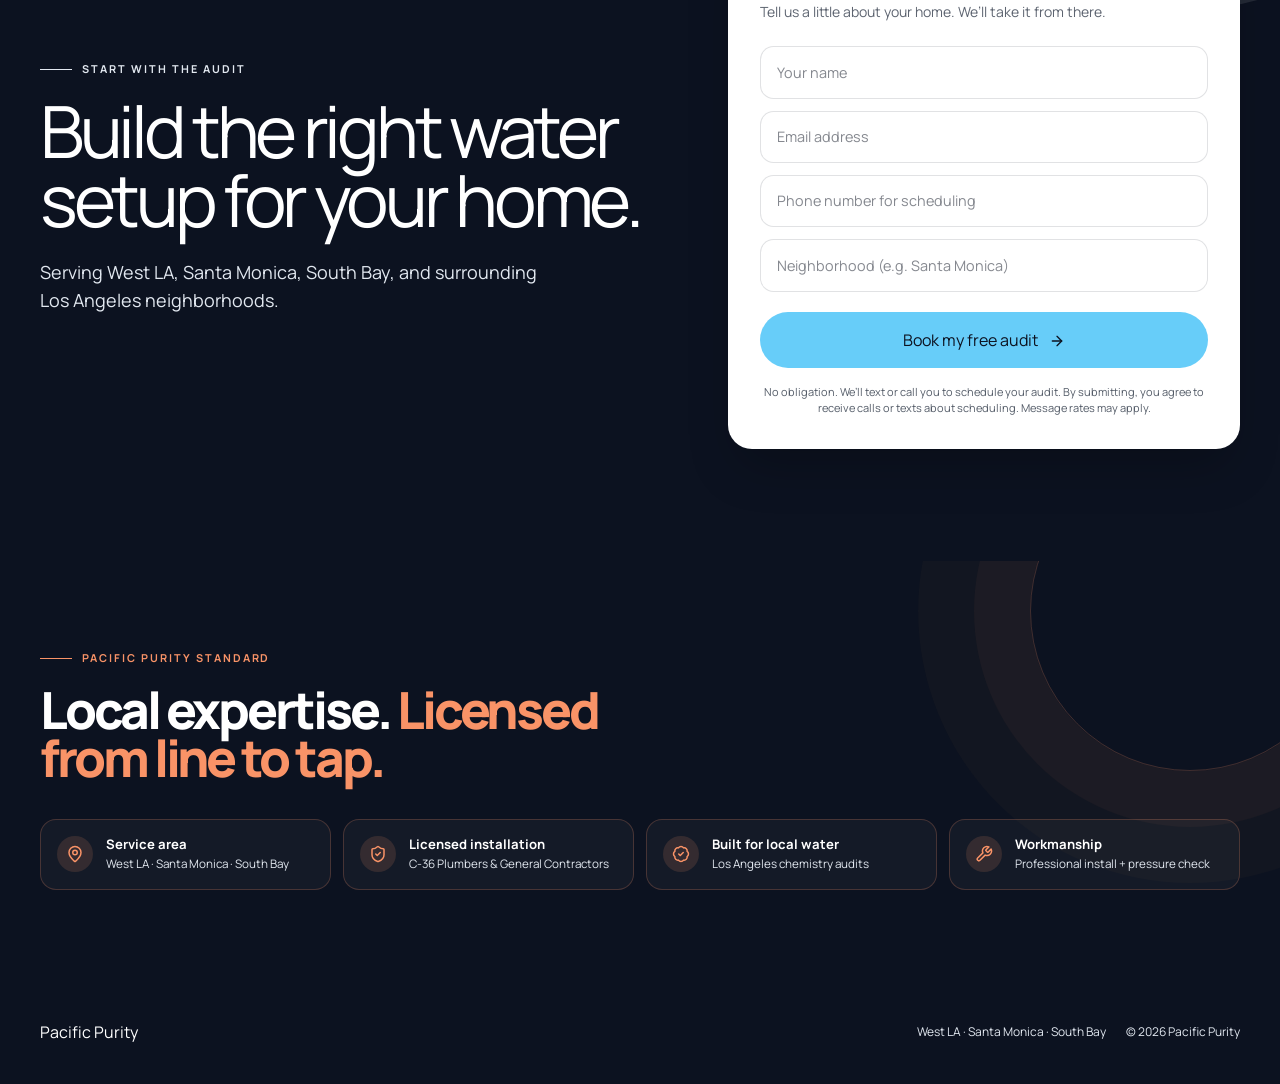
<file: products/ultimate-la-home/index.html>
<!doctype html>
<html lang="en-US">
  <head>
    <meta charset="UTF-8" />
    <meta name="viewport" content="width=device-width, initial-scale=1.0" />
    <meta name="theme-color" content="#0C1220" />
    <link rel="preconnect" href="https://fonts.googleapis.com" />
    <link rel="preconnect" href="https://fonts.gstatic.com" crossorigin />
    <link rel="stylesheet" href="https://fonts.googleapis.com/css2?family=DM+Mono:wght@400;500&amp;family=Manrope:wght@400;500;600;700;800&amp;display=swap" />
    <meta name="description" content="Compare Pacific Purity Home Water Plants and Stainless Under-Sink Purifiers for Los Angeles homes. Start with a free in-home water audit." />
    
    
    <title>Compare Water Purification Systems | Pacific Purity</title>
    <script type="module" crossorigin src="/assets/index-CD-ZraL2.js"></script>
    <link rel="stylesheet" crossorigin href="/assets/index-CV8nD_6h.css">
  
    <link rel="canonical" href="https://pacificpurity.com/products/ultimate-la-home" />
    <meta property="og:type" content="website" />
    <meta property="og:site_name" content="Pacific Purity" />
    <meta property="og:title" content="Compare Water Purification Systems | Pacific Purity" />
    <meta property="og:description" content="Compare Pacific Purity Home Water Plants and Stainless Under-Sink Purifiers for Los Angeles homes. Start with a free in-home water audit." />
    <meta property="og:url" content="https://pacificpurity.com/products/ultimate-la-home" />
    <meta property="og:image" content="https://pacificpurity.com/og-image.png" />
    <meta property="og:image:alt" content="Pacific Purity water purification installation" />
    <meta name="twitter:card" content="summary_large_image" />
    <meta name="twitter:title" content="Compare Water Purification Systems | Pacific Purity" />
    <meta name="twitter:description" content="Compare Pacific Purity Home Water Plants and Stainless Under-Sink Purifiers for Los Angeles homes. Start with a free in-home water audit." />
    <meta name="twitter:image" content="https://pacificpurity.com/og-image.png" />
    <script type="application/ld+json">{"@context":"https://schema.org","@graph":[{"@type":"Organization","@id":"https://pacificpurity.com/#organization","name":"Pacific Purity","url":"https://pacificpurity.com","logo":"https://pacificpurity.com/manus-storage/pacific-purity-double-droplet.png","areaServed":["Los Angeles","West Los Angeles","Santa Monica","South Bay"],"description":"Pacific Purity designs and installs residential water purification and water-treatment systems for Los Angeles homes."},{"@type":"Service","name":"Pacific Purity water-system comparison guide","serviceType":"Residential water purification installation","provider":{"@id":"https://pacificpurity.com/#organization"},"areaServed":["Los Angeles","West Los Angeles","Santa Monica","South Bay"],"description":"Compare Pacific Purity Home Water Plants and Stainless Under-Sink Purifiers for Los Angeles homes. Start with a free in-home water audit."},{"@type":"BreadcrumbList","itemListElement":[{"@type":"ListItem","position":1,"name":"Home","item":"https://pacificpurity.com/"},{"@type":"ListItem","position":2,"name":"Compare Water Purification Systems","item":"https://pacificpurity.com/products/ultimate-la-home"}]}]}</script>
  </head>
  <body>
    <div id="root"></div>
  </body>
</html>
</file>
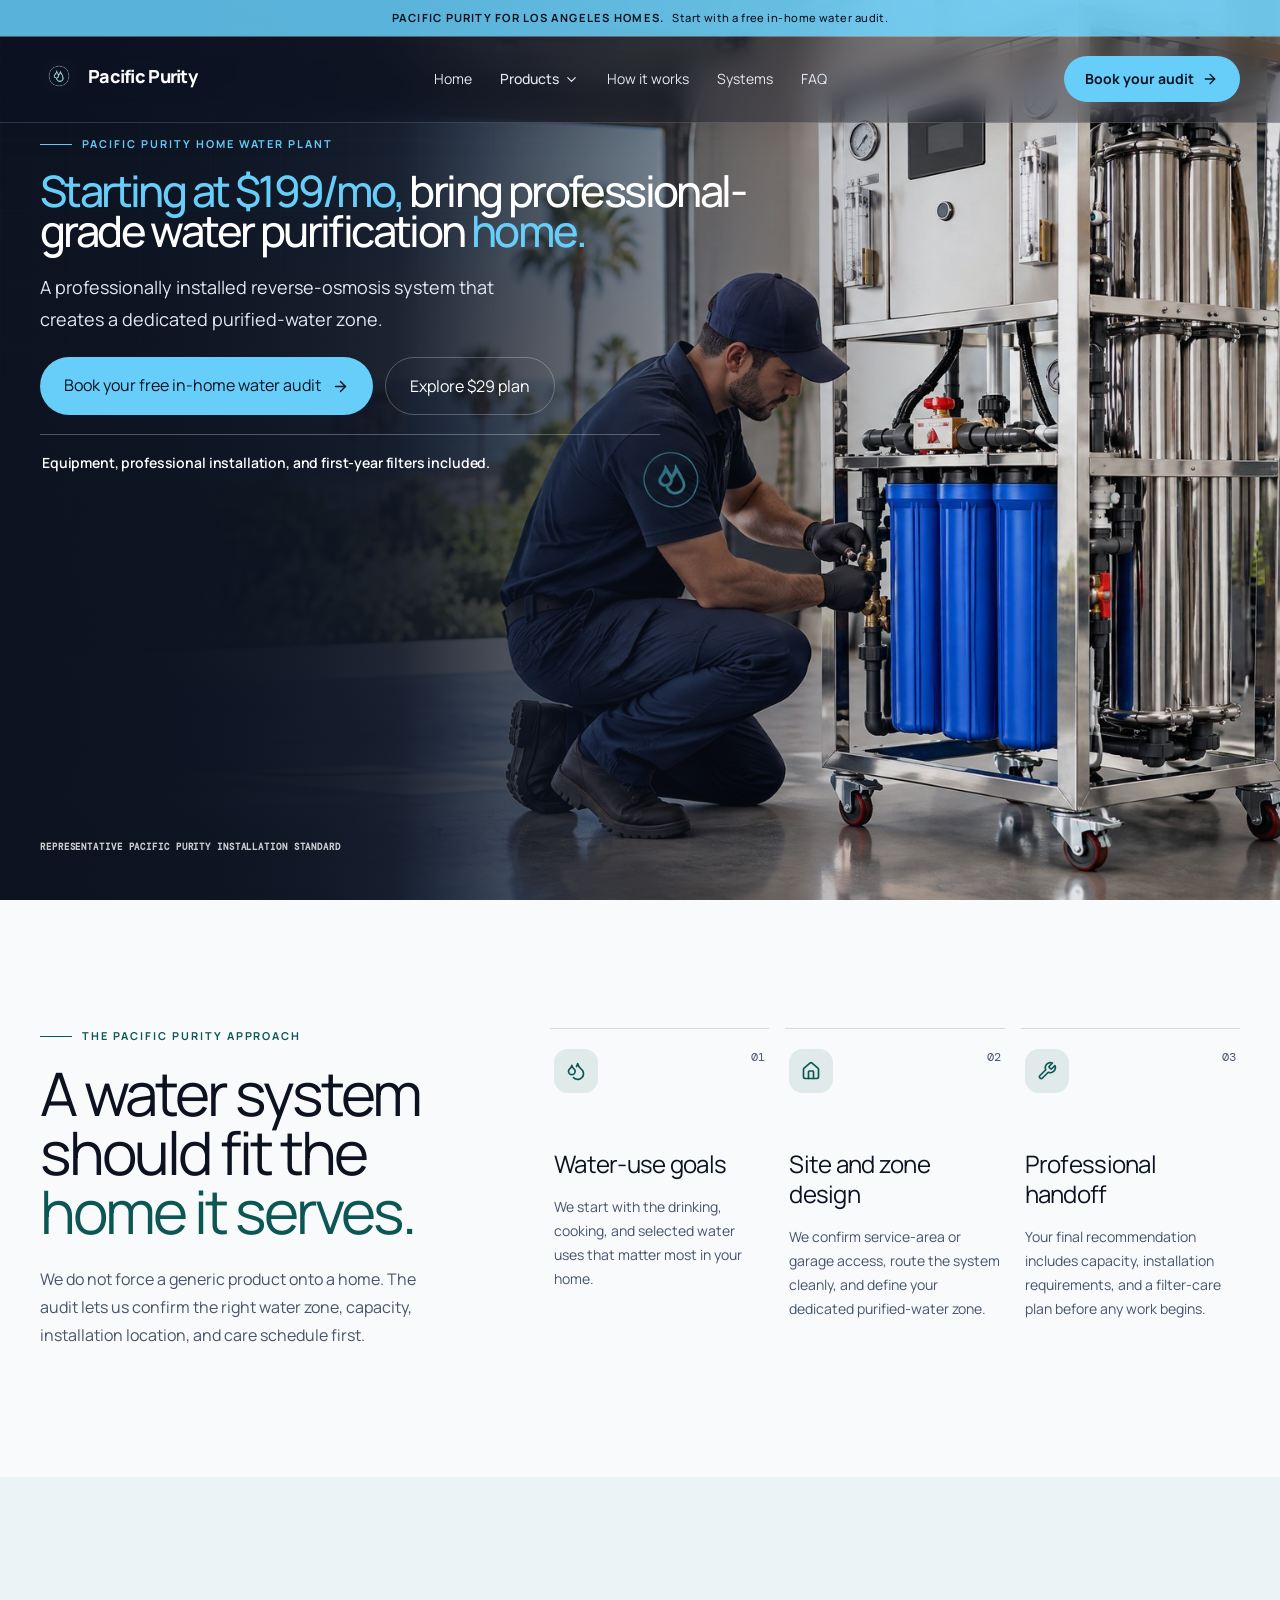
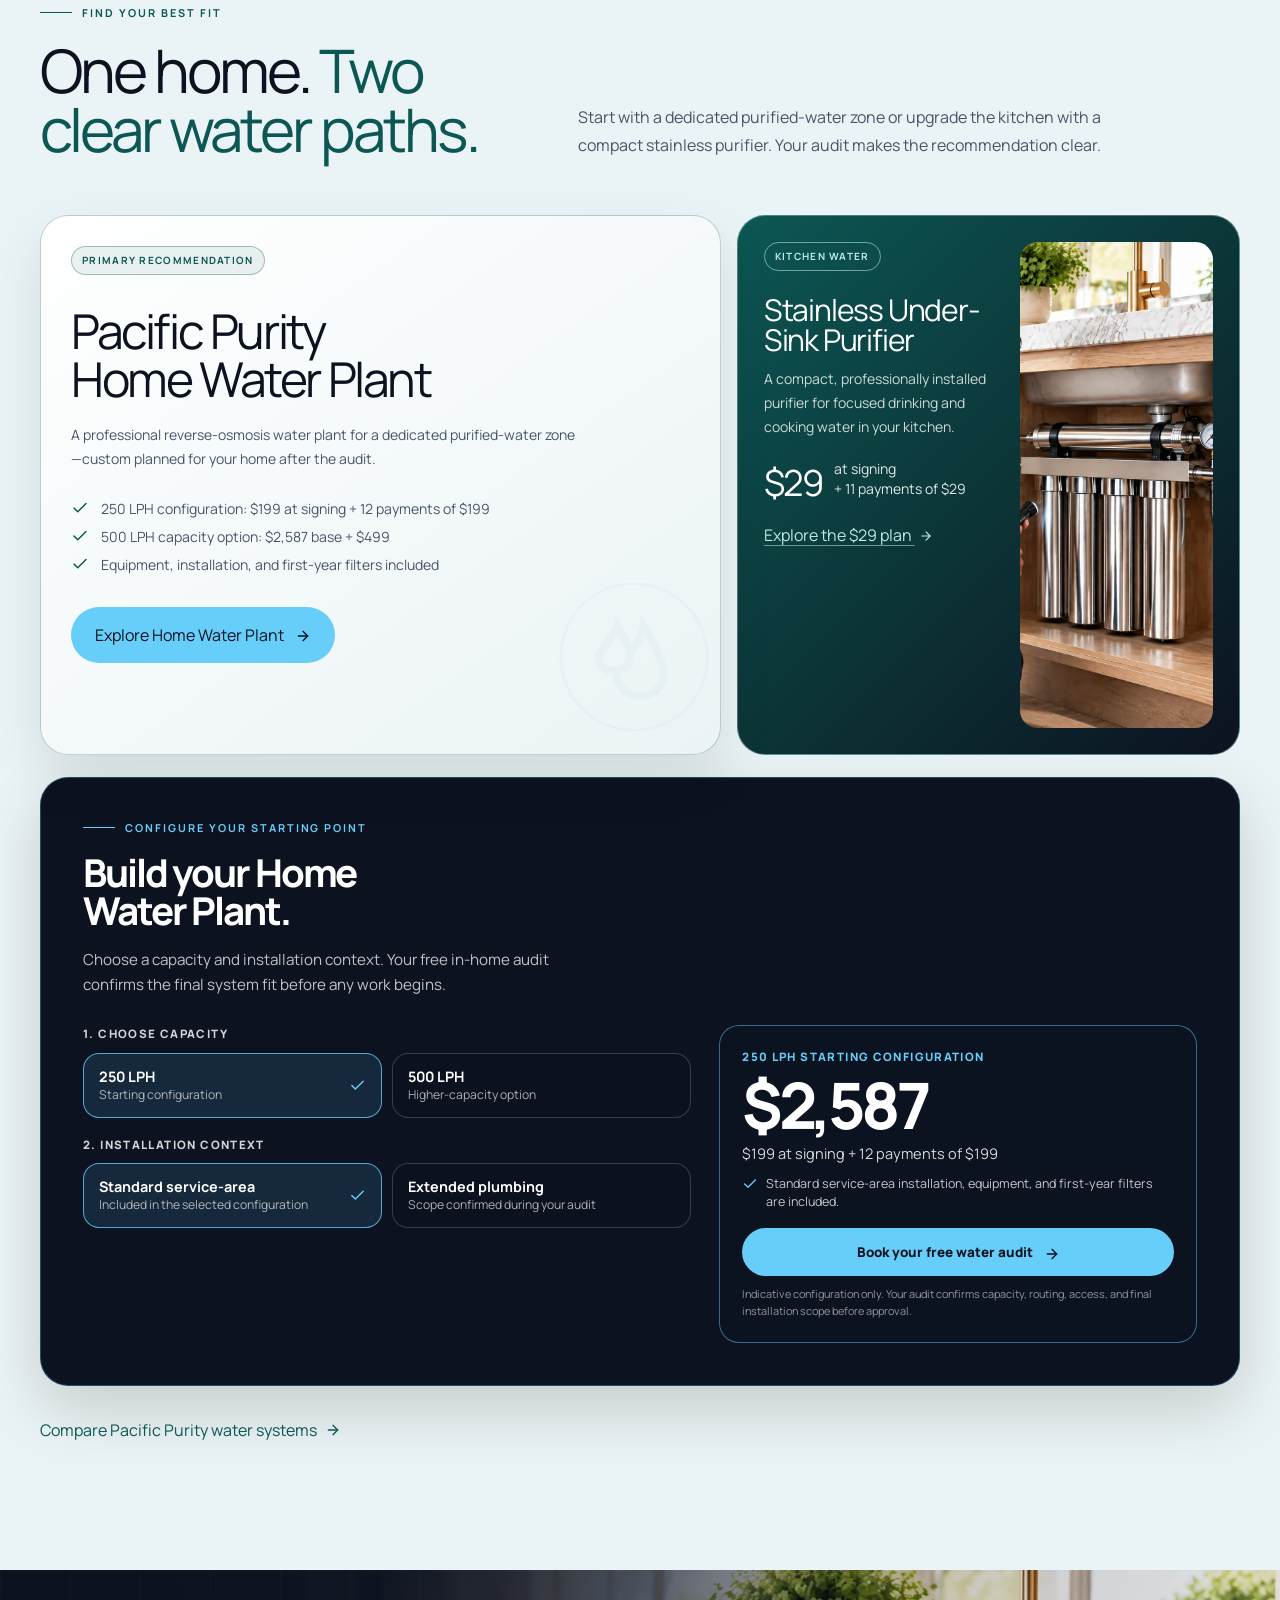
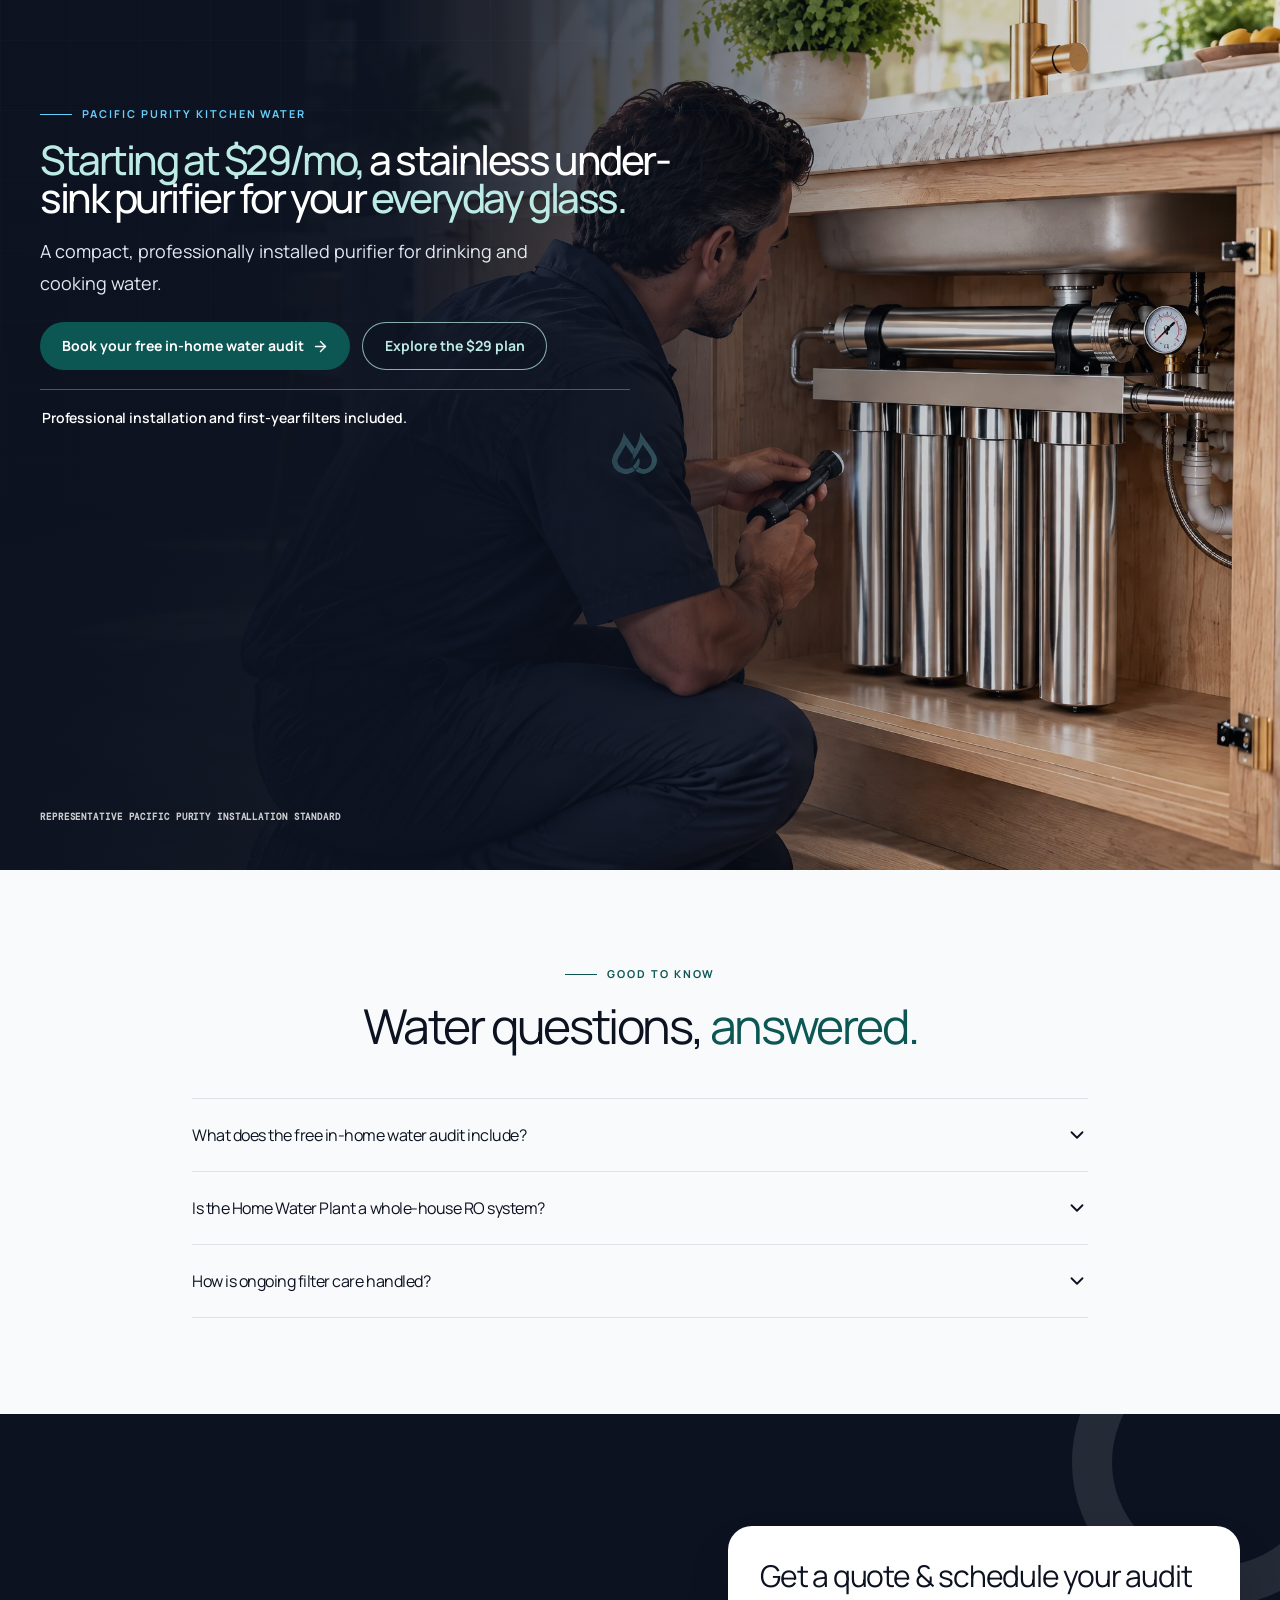
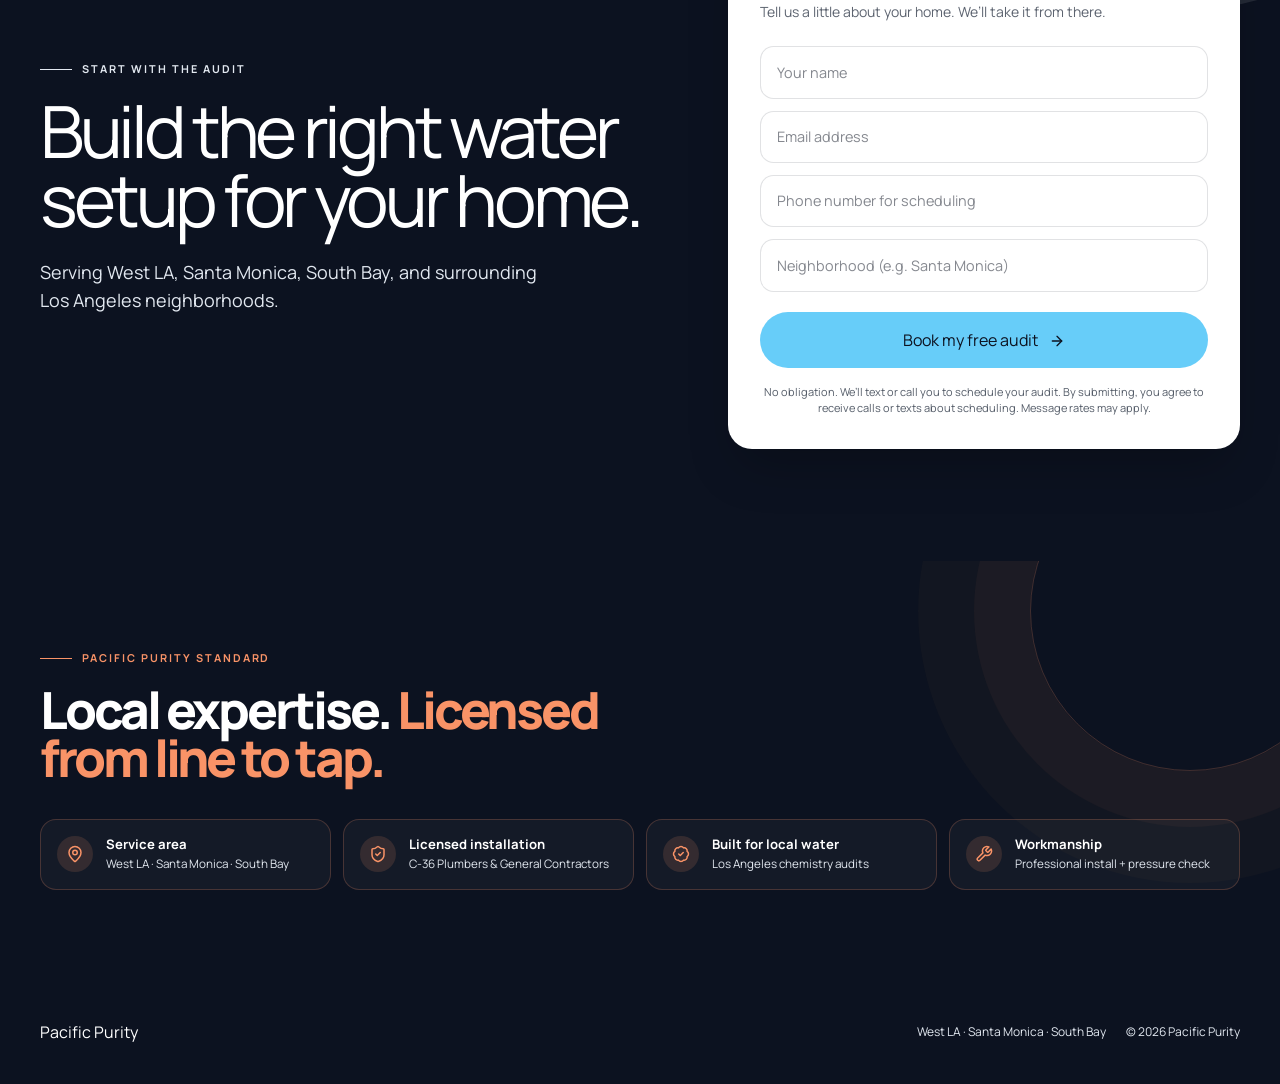
<file: products/under-sink-ro/index.html>
<!doctype html>
<html lang="en-US">
  <head>
    <meta charset="UTF-8" />
    <meta name="viewport" content="width=device-width, initial-scale=1.0" />
    <meta name="theme-color" content="#0C1220" />
    <link rel="preconnect" href="https://fonts.googleapis.com" />
    <link rel="preconnect" href="https://fonts.gstatic.com" crossorigin />
    <link rel="stylesheet" href="https://fonts.googleapis.com/css2?family=DM+Mono:wght@400;500&amp;family=Manrope:wght@400;500;600;700;800&amp;display=swap" />
    <meta name="description" content="Pacific Purity installs stainless under-sink purifiers in Los Angeles kitchens. Twelve $29 payments include installation and first-year filters." />
    
    
    <title>Under-Sink Purifier $29/mo | Pacific Purity</title>
    <script type="module" crossorigin src="/assets/index-CD-ZraL2.js"></script>
    <link rel="stylesheet" crossorigin href="/assets/index-CV8nD_6h.css">
  
    <link rel="canonical" href="https://pacificpurity.com/products/under-sink-ro" />
    <link rel="preload" as="image" href="/manus-storage/pacific-purity-under-sink-hero.webp" fetchpriority="high" type="image/webp" />
    <meta property="og:type" content="website" />
    <meta property="og:site_name" content="Pacific Purity" />
    <meta property="og:title" content="Under-Sink Purifier $29/mo | Pacific Purity" />
    <meta property="og:description" content="Pacific Purity installs stainless under-sink purifiers in Los Angeles kitchens. Twelve $29 payments include installation and first-year filters." />
    <meta property="og:url" content="https://pacificpurity.com/products/under-sink-ro" />
    <meta property="og:image" content="https://pacificpurity.com/manus-storage/pacific-purity-under-sink-social.jpg" />
    <meta property="og:image:alt" content="Pacific Purity Stainless Under-Sink Purifier" />
    <meta name="twitter:card" content="summary_large_image" />
    <meta name="twitter:title" content="Under-Sink Purifier $29/mo | Pacific Purity" />
    <meta name="twitter:description" content="Pacific Purity installs stainless under-sink purifiers in Los Angeles kitchens. Twelve $29 payments include installation and first-year filters." />
    <meta name="twitter:image" content="https://pacificpurity.com/manus-storage/pacific-purity-under-sink-social.jpg" />
    <script type="application/ld+json">{"@context":"https://schema.org","@graph":[{"@type":"Organization","@id":"https://pacificpurity.com/#organization","name":"Pacific Purity","url":"https://pacificpurity.com","logo":"https://pacificpurity.com/manus-storage/pacific-purity-double-droplet.png","areaServed":["Los Angeles","West Los Angeles","Santa Monica","South Bay"],"description":"Pacific Purity designs and installs residential water purification and water-treatment systems for Los Angeles homes."},{"@type":"Service","name":"Pacific Purity Stainless Under-Sink Purifier installation","serviceType":"Residential water purification installation","provider":{"@id":"https://pacificpurity.com/#organization"},"areaServed":["Los Angeles","West Los Angeles","Santa Monica","South Bay"],"description":"Pacific Purity installs stainless under-sink purifiers in Los Angeles kitchens. Twelve $29 payments include installation and first-year filters.","offers":{"@type":"Offer","price":"348","priceCurrency":"USD","availability":"https://schema.org/InStock","description":"Twelve payments of $29, with payment 1 due at signing, for $348 total. Professional installation and first-year filters included.","url":"https://pacificpurity.com/products/under-sink-ro"}},{"@type":"Product","name":"Pacific Purity Stainless Under-Sink Purifier","description":"A compact, professionally installed stainless water purifier for drinking and cooking water in Los Angeles kitchens.","image":"https://pacificpurity.com/manus-storage/pacific-purity-under-sink-social.jpg","category":"Residential kitchen water purifier","brand":{"@id":"https://pacificpurity.com/#organization"},"additionalProperty":[{"@type":"PropertyValue","name":"Payment plan","value":"12 payments of $29; first payment due at signing"},{"@type":"PropertyValue","name":"Installation","value":"Professional kitchen installation"},{"@type":"PropertyValue","name":"Included filter care","value":"First year of filters included"},{"@type":"PropertyValue","name":"Ownership","value":"Customer owns equipment after payment 12"}],"offers":[{"@type":"Offer","name":"Stainless Under-Sink Purifier 12-Payment Plan","price":"348","priceCurrency":"USD","availability":"https://schema.org/InStock","itemCondition":"https://schema.org/NewCondition","description":"Twelve payments of $29, with payment 1 due at signing, for $348 total. Professional installation and first-year filters included.","url":"https://pacificpurity.com/products/under-sink-ro"}]},{"@type":"BreadcrumbList","itemListElement":[{"@type":"ListItem","position":1,"name":"Home","item":"https://pacificpurity.com/"},{"@type":"ListItem","position":2,"name":"Under-Sink Purifier $29/mo","item":"https://pacificpurity.com/products/under-sink-ro"}]},{"@type":"FAQPage","mainEntity":[{"@type":"Question","name":"What does the $29 plan include?","acceptedAnswer":{"@type":"Answer","text":"The 12-payment plan includes the Stainless Under-Sink Purifier, professional installation, and the first year of filters. Payment 1 of 12 is due at signing, followed by 11 monthly payments of $29, for $348 total."}},{"@type":"Question","name":"Will I own the equipment?","acceptedAnswer":{"@type":"Answer","text":"Yes. You own the Stainless Under-Sink Purifier outright after the final payment in the 12-payment plan."}},{"@type":"Question","name":"Will the purifier fit in my kitchen?","acceptedAnswer":{"@type":"Answer","text":"The in-home audit checks cabinet space, plumbing access, and the intended use before a professional installation is scheduled."}}]}]}</script>
  </head>
  <body>
    <div id="root"></div>
  </body>
</html>
</file>
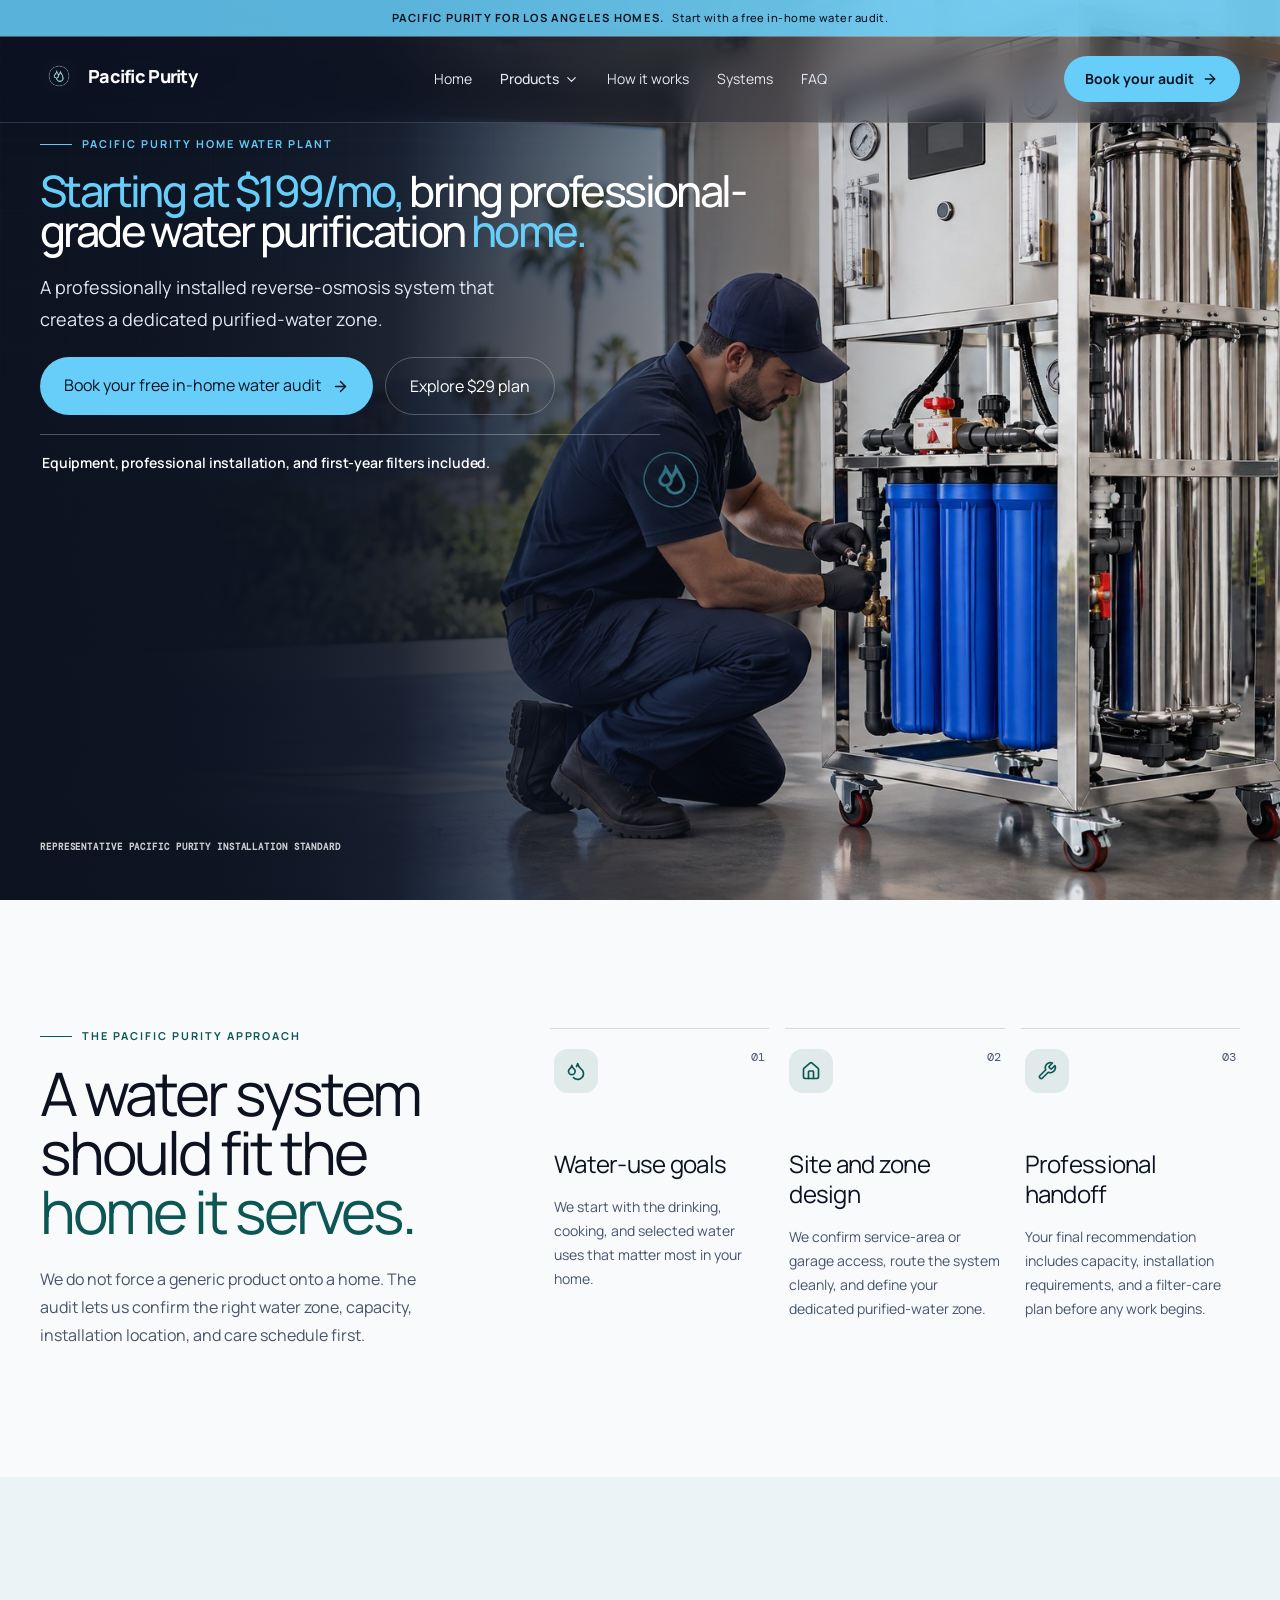
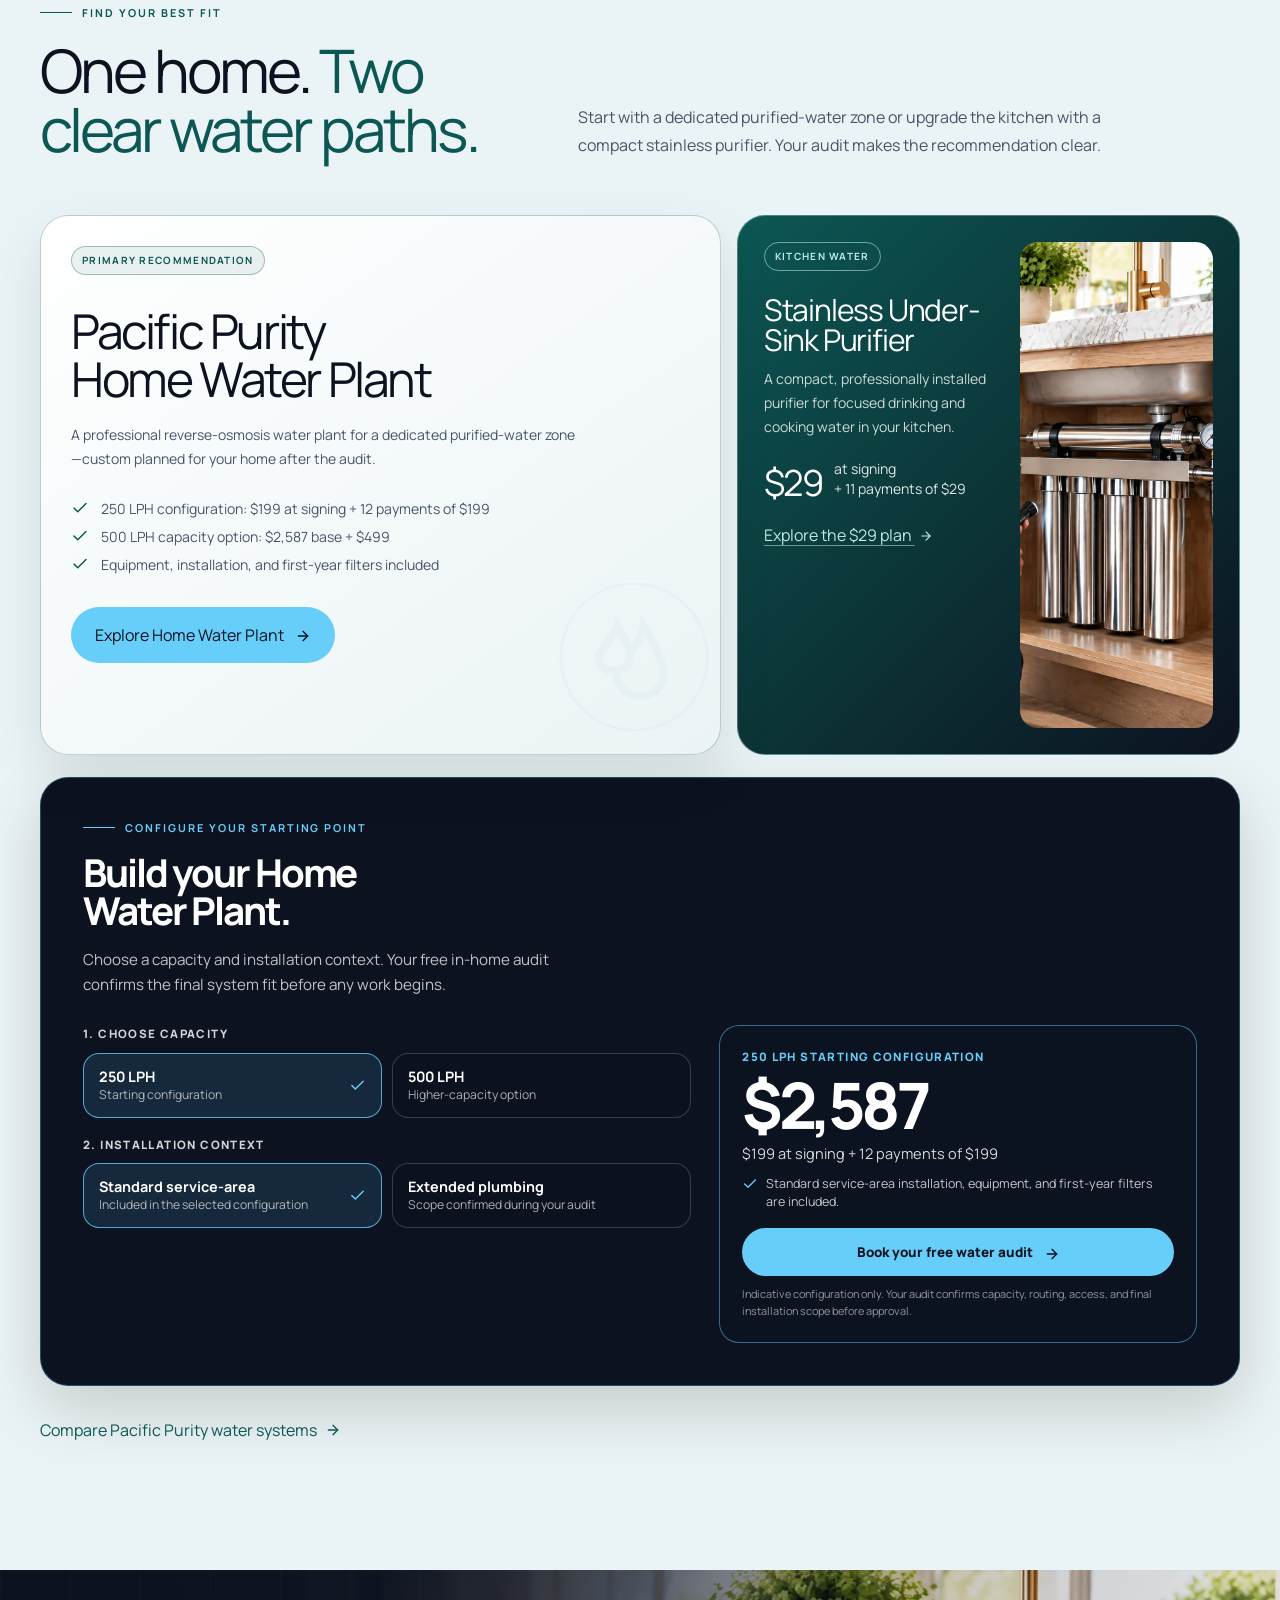
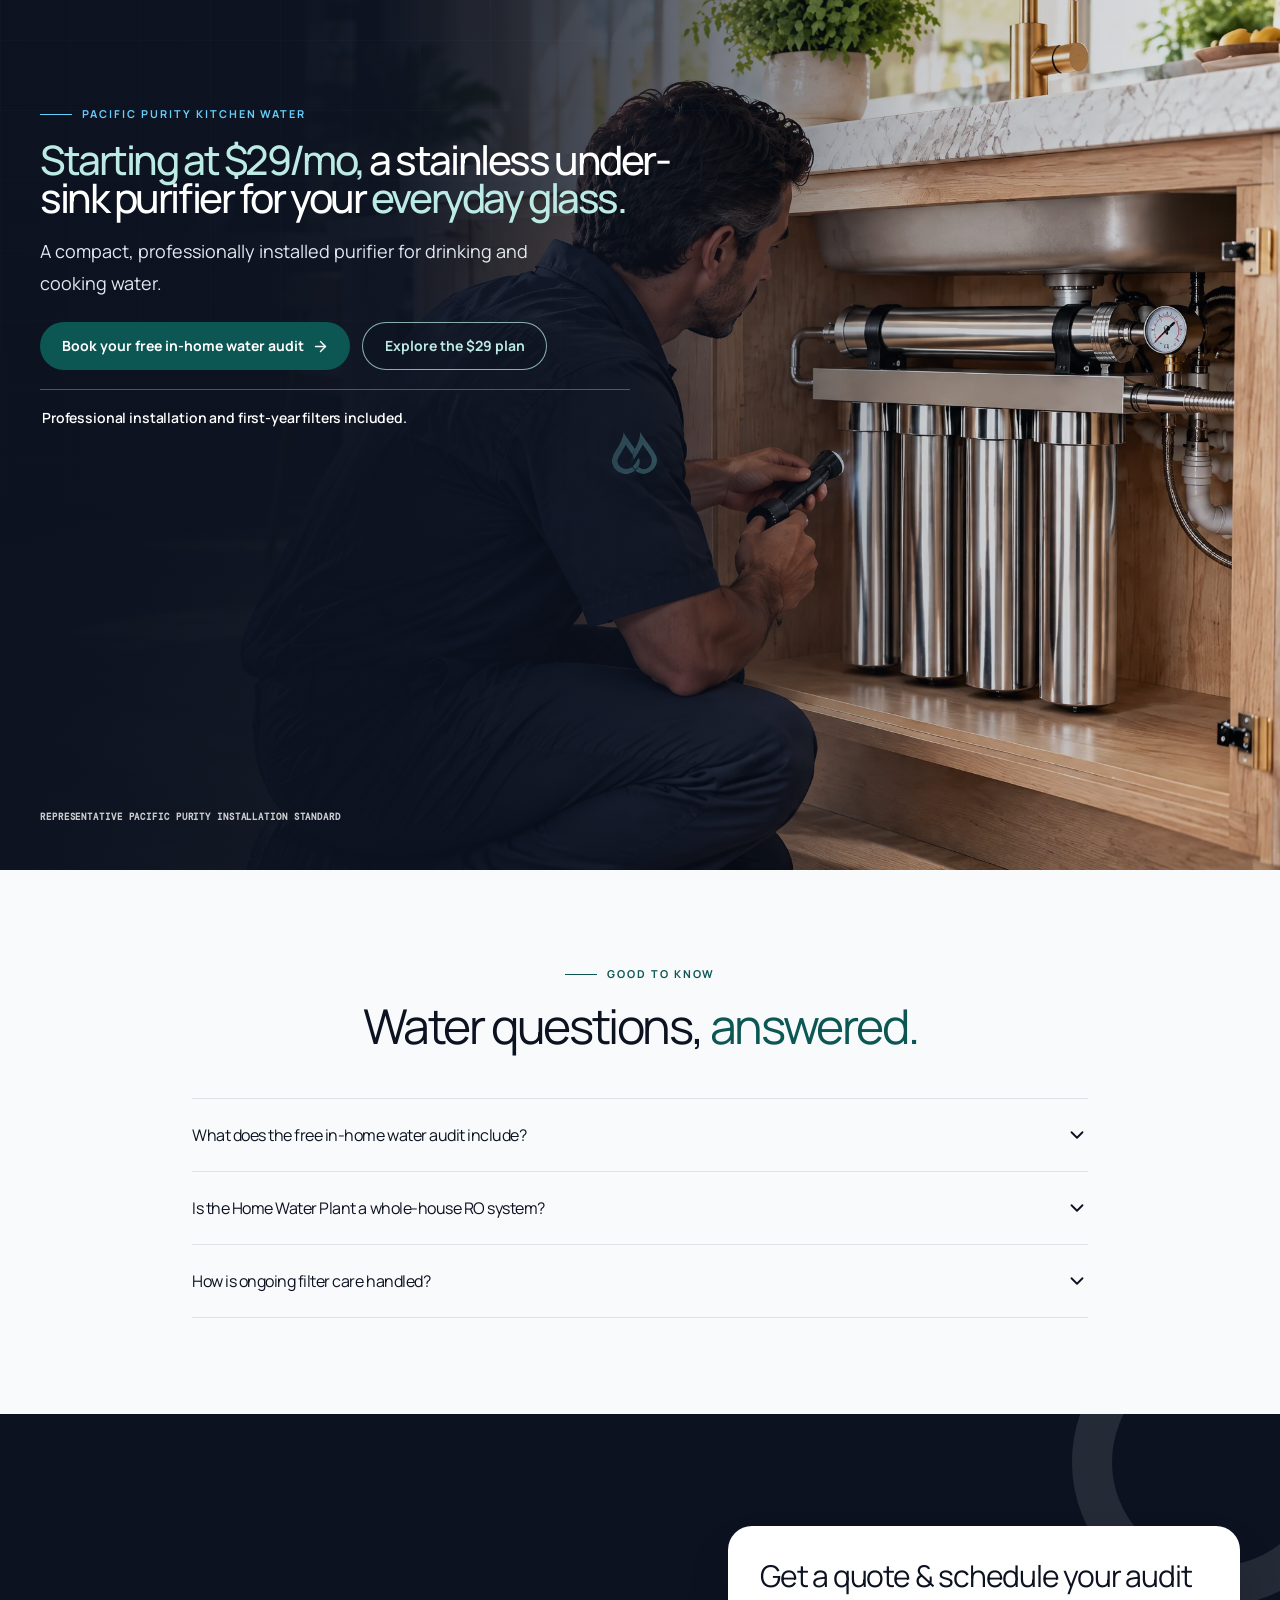
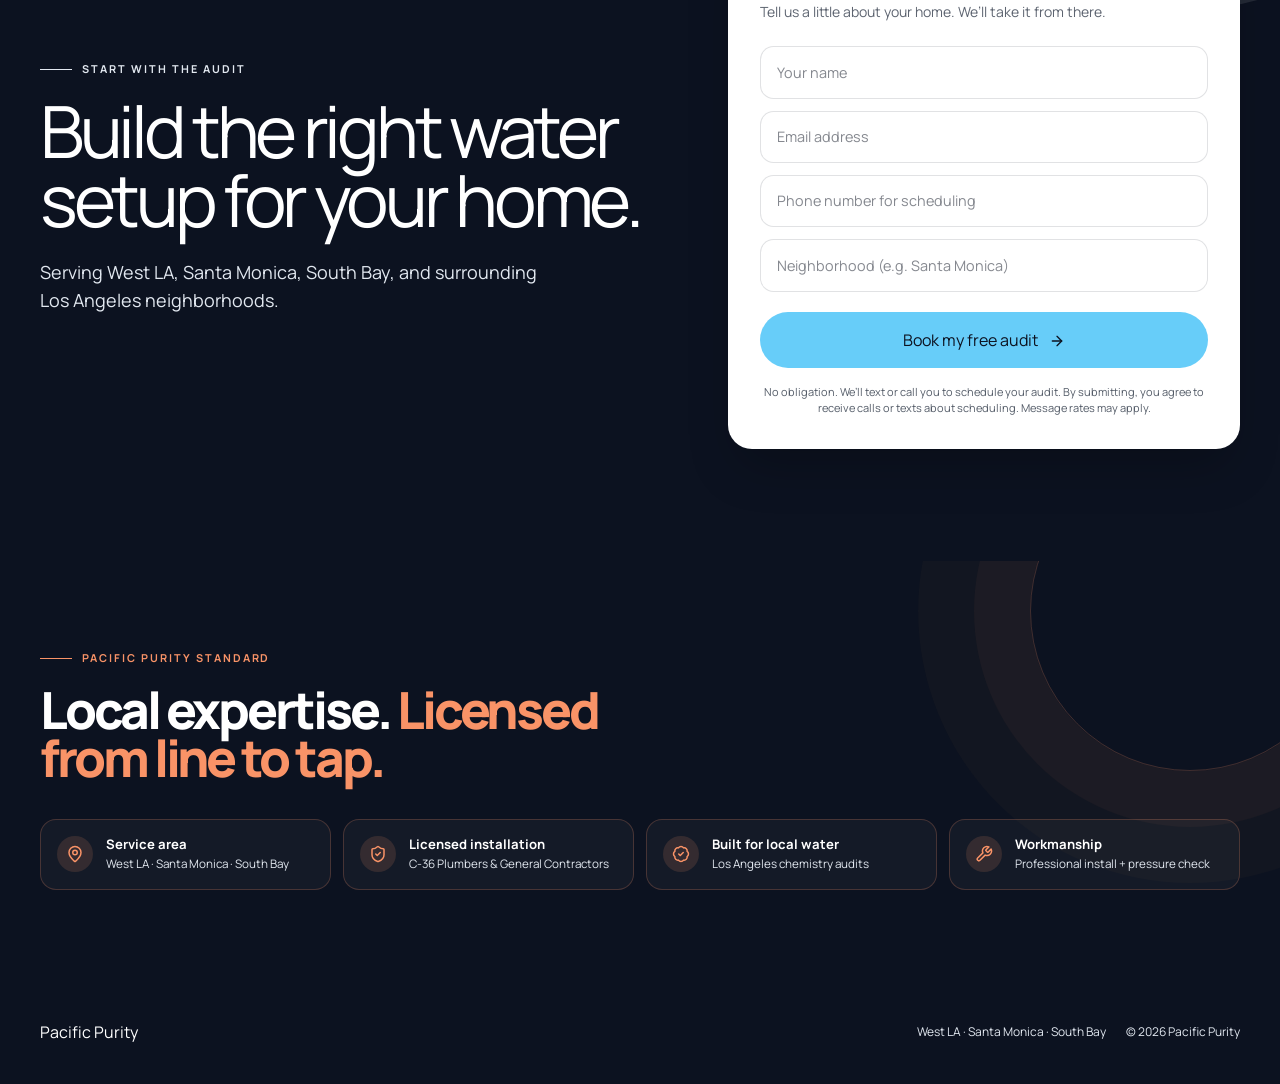
<file: products/whole-house/index.html>
<!doctype html>
<html lang="en-US">
  <head>
    <meta charset="UTF-8" />
    <meta name="viewport" content="width=device-width, initial-scale=1.0" />
    <meta name="theme-color" content="#0C1220" />
    <link rel="preconnect" href="https://fonts.googleapis.com" />
    <link rel="preconnect" href="https://fonts.gstatic.com" crossorigin />
    <link rel="stylesheet" href="https://fonts.googleapis.com/css2?family=DM+Mono:wght@400;500&amp;family=Manrope:wght@400;500;600;700;800&amp;display=swap" />
    <meta name="description" content="Pacific Purity installs a high-flow three-stage Whole-Home Plumbing Protection system for Los Angeles homes with professional main-line installation." />
    
    
    <title>Whole-Home Plumbing Protection | Pacific Purity</title>
    <script type="module" crossorigin src="/assets/index-CD-ZraL2.js"></script>
    <link rel="stylesheet" crossorigin href="/assets/index-CV8nD_6h.css">
  
    <link rel="canonical" href="https://pacificpurity.com/products/whole-house" />
    <link rel="preload" as="image" href="/manus-storage/pacific-purity-whole-house-representative.jpg" fetchpriority="high" type="image/jpeg" />
    <meta name="robots" content="noindex, follow" />
    <meta property="og:type" content="website" />
    <meta property="og:site_name" content="Pacific Purity" />
    <meta property="og:title" content="Whole-Home Plumbing Protection | Pacific Purity" />
    <meta property="og:description" content="Pacific Purity installs a high-flow three-stage Whole-Home Plumbing Protection system for Los Angeles homes with professional main-line installation." />
    <meta property="og:url" content="https://pacificpurity.com/products/whole-house" />
    <meta property="og:image" content="https://pacificpurity.com/og-image.png" />
    <meta property="og:image:alt" content="Pacific Purity water purification installation" />
    <meta name="twitter:card" content="summary_large_image" />
    <meta name="twitter:title" content="Whole-Home Plumbing Protection | Pacific Purity" />
    <meta name="twitter:description" content="Pacific Purity installs a high-flow three-stage Whole-Home Plumbing Protection system for Los Angeles homes with professional main-line installation." />
    <meta name="twitter:image" content="https://pacificpurity.com/og-image.png" />
    <script type="application/ld+json">{"@context":"https://schema.org","@graph":[{"@type":"Organization","@id":"https://pacificpurity.com/#organization","name":"Pacific Purity","url":"https://pacificpurity.com","logo":"https://pacificpurity.com/manus-storage/pacific-purity-double-droplet.png","areaServed":["Los Angeles","West Los Angeles","Santa Monica","South Bay"],"description":"Pacific Purity designs and installs residential water purification and water-treatment systems for Los Angeles homes."},{"@type":"Service","name":"Pacific Purity Whole-Home Plumbing Protection","serviceType":"Residential water purification installation","provider":{"@id":"https://pacificpurity.com/#organization"},"areaServed":["Los Angeles","West Los Angeles","Santa Monica","South Bay"],"description":"Pacific Purity installs a high-flow three-stage Whole-Home Plumbing Protection system for Los Angeles homes with professional main-line installation.","offers":{"@type":"Offer","price":"3488","priceCurrency":"USD","availability":"https://schema.org/InStock","description":"High-flow three-stage whole-home plumbing protection system with licensed main-line installation and pressure calibration.","url":"https://pacificpurity.com/products/whole-house"}},{"@type":"BreadcrumbList","itemListElement":[{"@type":"ListItem","position":1,"name":"Home","item":"https://pacificpurity.com/"},{"@type":"ListItem","position":2,"name":"Whole-Home Plumbing Protection","item":"https://pacificpurity.com/products/whole-house"}]}]}</script>
  </head>
  <body>
    <div id="root"></div>
  </body>
</html>
</file>
<file: assets/index-CV8nD_6h.css>
@layer properties{@supports (((-webkit-hyphens:none)) and (not (margin-trim:inline))) or ((-moz-orient:inline) and (not (color:rgb(from red r g b)))){*,:before,:after,::backdrop{--tw-divide-y-reverse:0;--tw-border-style:solid;--tw-leading:initial;--tw-font-weight:initial;--tw-tracking:initial;--tw-shadow:0 0 #0000;--tw-shadow-color:initial;--tw-shadow-alpha:100%;--tw-inset-shadow:0 0 #0000;--tw-inset-shadow-color:initial;--tw-inset-shadow-alpha:100%;--tw-ring-color:initial;--tw-ring-shadow:0 0 #0000;--tw-inset-ring-color:initial;--tw-inset-ring-shadow:0 0 #0000;--tw-ring-inset:initial;--tw-ring-offset-width:0px;--tw-ring-offset-color:#fff;--tw-ring-offset-shadow:0 0 #0000;--tw-blur:initial;--tw-brightness:initial;--tw-contrast:initial;--tw-grayscale:initial;--tw-hue-rotate:initial;--tw-invert:initial;--tw-opacity:initial;--tw-saturate:initial;--tw-sepia:initial;--tw-drop-shadow:initial;--tw-drop-shadow-color:initial;--tw-drop-shadow-alpha:100%;--tw-drop-shadow-size:initial;--tw-backdrop-blur:initial;--tw-backdrop-brightness:initial;--tw-backdrop-contrast:initial;--tw-backdrop-grayscale:initial;--tw-backdrop-hue-rotate:initial;--tw-backdrop-invert:initial;--tw-backdrop-opacity:initial;--tw-backdrop-saturate:initial;--tw-backdrop-sepia:initial;--tw-translate-x:0;--tw-translate-y:0;--tw-translate-z:0;--tw-animation-delay:0s;--tw-animation-direction:normal;--tw-animation-duration:initial;--tw-animation-fill-mode:none;--tw-animation-iteration-count:1;--tw-enter-blur:0;--tw-enter-opacity:1;--tw-enter-rotate:0;--tw-enter-scale:1;--tw-enter-translate-x:0;--tw-enter-translate-y:0;--tw-exit-blur:0;--tw-exit-opacity:1;--tw-exit-rotate:0;--tw-exit-scale:1;--tw-exit-translate-x:0;--tw-exit-translate-y:0}}}@layer theme{:root,:host{--color-red-700:oklch(50.5% .213 27.518);--color-slate-600:oklch(44.6% .043 257.281);--color-white:#fff;--spacing:.25rem;--container-sm:24rem;--container-md:28rem;--container-lg:32rem;--container-xl:36rem;--container-2xl:42rem;--container-4xl:56rem;--container-5xl:64rem;--container-7xl:80rem;--text-xs:.75rem;--text-xs--line-height:calc(1 / .75);--text-sm:.875rem;--text-sm--line-height:calc(1.25 / .875);--text-base:1rem;--text-base--line-height: 1.5 ;--text-lg:1.125rem;--text-lg--line-height:calc(1.75 / 1.125);--text-xl:1.25rem;--text-xl--line-height:calc(1.75 / 1.25);--text-2xl:1.5rem;--text-2xl--line-height:calc(2 / 1.5);--text-3xl:1.875rem;--text-3xl--line-height: 1.2 ;--text-4xl:2.25rem;--text-4xl--line-height:calc(2.5 / 2.25);--text-5xl:3rem;--text-5xl--line-height:1;--text-6xl:3.75rem;--text-6xl--line-height:1;--text-7xl:4.5rem;--text-7xl--line-height:1;--text-8xl:6rem;--text-8xl--line-height:1;--font-weight-medium:500;--font-weight-semibold:600;--font-weight-bold:700;--leading-tight:1.25;--radius-2xl:1rem;--radius-3xl:1.5rem;--blur-md:12px;--blur-xl:24px;--default-transition-duration:.15s;--default-transition-timing-function:cubic-bezier(.4, 0, .2, 1);--default-font-family:"Manrope", sans-serif;--default-mono-font-family:"DM Mono", monospace}}@layer base{*,:after,:before,::backdrop{box-sizing:border-box;border:0 solid;margin:0;padding:0}::file-selector-button{box-sizing:border-box;border:0 solid;margin:0;padding:0}html,:host{-webkit-text-size-adjust:100%;tab-size:4;line-height:1.5;font-family:var(--default-font-family,-apple-system, BlinkMacSystemFont, "Segoe UI", Roboto, "Helvetica Neue", "Noto Sans", Arial, sans-serif, "Apple Color Emoji", "Segoe UI Emoji", "Segoe UI Symbol", "Noto Color Emoji");font-feature-settings:var(--default-font-feature-settings,normal);font-variation-settings:var(--default-font-variation-settings,normal);-webkit-tap-highlight-color:transparent}hr{height:0;color:inherit;border-top-width:1px}abbr:where([title]){-webkit-text-decoration:underline dotted;text-decoration:underline dotted}h1,h2,h3,h4,h5,h6{font-size:inherit;font-weight:inherit}a{color:inherit;-webkit-text-decoration:inherit;text-decoration:inherit}b,strong{font-weight:bolder}code,kbd,samp,pre{font-family:var(--default-mono-font-family,ui-monospace, SFMono-Regular, Menlo, Monaco, Consolas, "Liberation Mono", "Courier New", monospace);font-feature-settings:var(--default-mono-font-feature-settings,normal);font-variation-settings:var(--default-mono-font-variation-settings,normal);font-size:1em}small{font-size:80%}sub,sup{vertical-align:baseline;font-size:75%;line-height:0;position:relative}sub{bottom:-.25em}sup{top:-.5em}table{text-indent:0;border-color:inherit;border-collapse:collapse}:-moz-focusring:where(:not(iframe)){outline:auto}progress{vertical-align:baseline}summary{display:list-item}ol,ul,menu{list-style:none}img,svg,video,canvas,audio,iframe,embed,object{vertical-align:middle;display:block}img,video{max-width:100%;height:auto}button,input,select,optgroup,textarea{font:inherit;font-feature-settings:inherit;font-variation-settings:inherit;letter-spacing:inherit;color:inherit;opacity:1;background-color:#0000;border-radius:0}::file-selector-button{font:inherit;font-feature-settings:inherit;font-variation-settings:inherit;letter-spacing:inherit;color:inherit;opacity:1;background-color:#0000;border-radius:0}:where(select:is([multiple],[size])) optgroup{font-weight:bolder}:where(select:is([multiple],[size])) optgroup option{padding-inline-start:20px}::file-selector-button{margin-inline-end:4px}::placeholder{opacity:1}@supports (not ((-webkit-appearance:-apple-pay-button))) or (contain-intrinsic-size:1px){::placeholder{color:currentColor}@supports (color:color-mix(in lab,red,red)){::placeholder{color:color-mix(in oklab,currentcolor 50%,transparent)}}}textarea{resize:vertical}::-webkit-search-decoration{-webkit-appearance:none}::-webkit-date-and-time-value{min-height:1lh;text-align:inherit}::-webkit-datetime-edit{display:inline-flex}::-webkit-datetime-edit-fields-wrapper{padding:0}::-webkit-datetime-edit{padding-block:0}::-webkit-datetime-edit-year-field{padding-block:0}::-webkit-datetime-edit-month-field{padding-block:0}::-webkit-datetime-edit-day-field{padding-block:0}::-webkit-datetime-edit-hour-field{padding-block:0}::-webkit-datetime-edit-minute-field{padding-block:0}::-webkit-datetime-edit-second-field{padding-block:0}::-webkit-datetime-edit-millisecond-field{padding-block:0}::-webkit-datetime-edit-meridiem-field{padding-block:0}::-webkit-calendar-picker-indicator{line-height:1}:-moz-ui-invalid{box-shadow:none}button,input:where([type=button],[type=reset],[type=submit]){appearance:button}::file-selector-button{appearance:button}::-webkit-inner-spin-button{height:auto}::-webkit-outer-spin-button{height:auto}[hidden]:where(:not([hidden=until-found])){display:none!important}}@layer components;@layer utilities{.absolute{position:absolute}.relative{position:relative}.inset-0{inset:0}.-top-24{top:calc(var(--spacing) * -24)}.-right-20{right:calc(var(--spacing) * -20)}.bottom-6{bottom:calc(var(--spacing) * 6)}.left-4{left:calc(var(--spacing) * 4)}.isolate{isolation:isolate}.z-10{z-index:10}.mx-5{margin-inline:calc(var(--spacing) * 5)}.mx-auto{margin-inline:auto}.mt-2{margin-top:calc(var(--spacing) * 2)}.mt-3{margin-top:calc(var(--spacing) * 3)}.mt-4{margin-top:calc(var(--spacing) * 4)}.mt-5{margin-top:calc(var(--spacing) * 5)}.mt-6{margin-top:calc(var(--spacing) * 6)}.mt-7{margin-top:calc(var(--spacing) * 7)}.mt-8{margin-top:calc(var(--spacing) * 8)}.mt-9{margin-top:calc(var(--spacing) * 9)}.mt-10{margin-top:calc(var(--spacing) * 10)}.mt-12{margin-top:calc(var(--spacing) * 12)}.mt-14{margin-top:calc(var(--spacing) * 14)}.mb-1{margin-bottom:var(--spacing)}.mb-2{margin-bottom:calc(var(--spacing) * 2)}.mb-4{margin-bottom:calc(var(--spacing) * 4)}.mb-14{margin-bottom:calc(var(--spacing) * 14)}.ml-1{margin-left:var(--spacing)}.ml-2{margin-left:calc(var(--spacing) * 2)}.block{display:block}.flex{display:flex}.grid{display:grid}.hidden{display:none}.inline{display:inline}.inline-block{display:inline-block}.inline-flex{display:inline-flex}.aspect-\[4\/3\]{aspect-ratio:4/3}.h-14{height:calc(var(--spacing) * 14)}.h-72{height:calc(var(--spacing) * 72)}.h-px{height:1px}.min-h-screen{min-height:100vh}.w-12{width:calc(var(--spacing) * 12)}.w-14{width:calc(var(--spacing) * 14)}.w-72{width:calc(var(--spacing) * 72)}.w-full{width:100%}.max-w-2xl{max-width:var(--container-2xl)}.max-w-4xl{max-width:var(--container-4xl)}.max-w-5xl{max-width:var(--container-5xl)}.max-w-7xl{max-width:var(--container-7xl)}.max-w-\[640px\]{max-width:640px}.max-w-lg{max-width:var(--container-lg)}.max-w-md{max-width:var(--container-md)}.max-w-sm{max-width:var(--container-sm)}.max-w-xl{max-width:var(--container-xl)}.shrink-0{flex-shrink:0}.rotate-180{rotate:180deg}.flex-col{flex-direction:column}.flex-wrap{flex-wrap:wrap}.place-items-center{place-items:center}.items-center{align-items:center}.items-end{align-items:flex-end}.items-start{align-items:flex-start}.justify-between{justify-content:space-between}.justify-center{justify-content:center}.gap-2{gap:calc(var(--spacing) * 2)}.gap-3{gap:calc(var(--spacing) * 3)}.gap-4{gap:calc(var(--spacing) * 4)}.gap-5{gap:calc(var(--spacing) * 5)}.gap-6{gap:calc(var(--spacing) * 6)}.gap-7{gap:calc(var(--spacing) * 7)}.gap-8{gap:calc(var(--spacing) * 8)}.gap-10{gap:calc(var(--spacing) * 10)}.gap-12{gap:calc(var(--spacing) * 12)}.gap-x-6{column-gap:calc(var(--spacing) * 6)}.gap-y-3{row-gap:calc(var(--spacing) * 3)}:where(.divide-y>:not(:last-child)){--tw-divide-y-reverse:0;border-bottom-style:var(--tw-border-style);border-top-style:var(--tw-border-style);border-top-width:calc(1px * var(--tw-divide-y-reverse));border-bottom-width:calc(1px * calc(1 - var(--tw-divide-y-reverse)))}:where(.divide-ink\/10>:not(:last-child)){border-color:#0c12201a}.overflow-hidden{overflow:hidden}.overflow-x-hidden{overflow-x:hidden}.rounded-2xl{border-radius:var(--radius-2xl)}.rounded-3xl{border-radius:var(--radius-3xl)}.rounded-\[2rem\]{border-radius:2rem}.rounded-full{border-radius:3.40282e38px}.border{border-style:var(--tw-border-style);border-width:1px}.border-\[40px\]{border-style:var(--tw-border-style);border-width:40px}.border-y{border-block-style:var(--tw-border-style);border-block-width:1px}.border-ink\/10{border-color:#0c12201a}.border-white\/10{border-color:#ffffff1a}@supports (color:color-mix(in lab,red,red)){.border-white\/10{border-color:color-mix(in oklab,var(--color-white) 10%,transparent)}}.border-white\/15{border-color:#ffffff26}@supports (color:color-mix(in lab,red,red)){.border-white\/15{border-color:color-mix(in oklab,var(--color-white) 15%,transparent)}}.border-white\/20{border-color:#fff3}@supports (color:color-mix(in lab,red,red)){.border-white\/20{border-color:color-mix(in oklab,var(--color-white) 20%,transparent)}}.border-white\/25{border-color:#ffffff40}@supports (color:color-mix(in lab,red,red)){.border-white\/25{border-color:color-mix(in oklab,var(--color-white) 25%,transparent)}}.border-white\/30{border-color:#ffffff4d}@supports (color:color-mix(in lab,red,red)){.border-white\/30{border-color:color-mix(in oklab,var(--color-white) 30%,transparent)}}.bg-blue{background-color:#0c5754}.bg-blue\/40{background-color:#0c575466}.bg-cream{background-color:#f8fafc}.bg-cyan{background-color:#67cdf9}.bg-ink{background-color:#0c1220}.bg-ink\/75{background-color:#0c1220bf}.bg-ink\/95{background-color:#0c1220f2}.bg-lime{background-color:#67cdf9}.bg-white{background-color:var(--color-white)}.bg-white\/70{background-color:#ffffffb3}@supports (color:color-mix(in lab,red,red)){.bg-white\/70{background-color:color-mix(in oklab,var(--color-white) 70%,transparent)}}.object-cover{object-fit:cover}.p-3{padding:calc(var(--spacing) * 3)}.p-4{padding:calc(var(--spacing) * 4)}.p-5{padding:calc(var(--spacing) * 5)}.p-6{padding:calc(var(--spacing) * 6)}.px-5{padding-inline:calc(var(--spacing) * 5)}.px-6{padding-inline:calc(var(--spacing) * 6)}.py-3{padding-block:calc(var(--spacing) * 3)}.py-4{padding-block:calc(var(--spacing) * 4)}.py-5{padding-block:calc(var(--spacing) * 5)}.py-6{padding-block:calc(var(--spacing) * 6)}.py-8{padding-block:calc(var(--spacing) * 8)}.py-10{padding-block:calc(var(--spacing) * 10)}.py-16{padding-block:calc(var(--spacing) * 16)}.py-20{padding-block:calc(var(--spacing) * 20)}.py-24{padding-block:calc(var(--spacing) * 24)}.pt-0{padding-top:0}.pt-20{padding-top:calc(var(--spacing) * 20)}.pb-6{padding-bottom:calc(var(--spacing) * 6)}.pb-20{padding-bottom:calc(var(--spacing) * 20)}.pb-24{padding-bottom:calc(var(--spacing) * 24)}.text-center{text-align:center}.text-left{text-align:left}.font-display{font-family:Manrope,sans-serif}.font-mono{font-family:DM Mono,monospace}.text-2xl{font-size:var(--text-2xl);line-height:var(--tw-leading,var(--text-2xl--line-height))}.text-3xl{font-size:var(--text-3xl);line-height:var(--tw-leading,var(--text-3xl--line-height))}.text-4xl{font-size:var(--text-4xl);line-height:var(--tw-leading,var(--text-4xl--line-height))}.text-5xl{font-size:var(--text-5xl);line-height:var(--tw-leading,var(--text-5xl--line-height))}.text-6xl{font-size:var(--text-6xl);line-height:var(--tw-leading,var(--text-6xl--line-height))}.text-base{font-size:var(--text-base);line-height:var(--tw-leading,var(--text-base--line-height))}.text-lg{font-size:var(--text-lg);line-height:var(--tw-leading,var(--text-lg--line-height))}.text-sm{font-size:var(--text-sm);line-height:var(--tw-leading,var(--text-sm--line-height))}.text-xl{font-size:var(--text-xl);line-height:var(--tw-leading,var(--text-xl--line-height))}.text-xs{font-size:var(--text-xs);line-height:var(--tw-leading,var(--text-xs--line-height))}.text-\[11px\]{font-size:11px}.leading-5{--tw-leading:calc(var(--spacing) * 5);line-height:calc(var(--spacing) * 5)}.leading-6{--tw-leading:calc(var(--spacing) * 6);line-height:calc(var(--spacing) * 6)}.leading-7{--tw-leading:calc(var(--spacing) * 7);line-height:calc(var(--spacing) * 7)}.leading-8{--tw-leading:calc(var(--spacing) * 8);line-height:calc(var(--spacing) * 8)}.leading-\[\.92\]{--tw-leading:.92;line-height:.92}.leading-\[\.93\]{--tw-leading:.93;line-height:.93}.leading-\[\.95\]{--tw-leading:.95;line-height:.95}.leading-\[\.98\]{--tw-leading:.98;line-height:.98}.leading-\[0\.94\]{--tw-leading:.94;line-height:.94}.leading-\[0\.98\]{--tw-leading:.98;line-height:.98}.leading-none{--tw-leading:1;line-height:1}.leading-tight{--tw-leading:var(--leading-tight);line-height:var(--leading-tight)}.font-bold{--tw-font-weight:var(--font-weight-bold);font-weight:var(--font-weight-bold)}.font-medium{--tw-font-weight:var(--font-weight-medium);font-weight:var(--font-weight-medium)}.font-semibold{--tw-font-weight:var(--font-weight-semibold);font-weight:var(--font-weight-semibold)}.tracking-\[-\.03em\]{--tw-tracking:-.03em;letter-spacing:-.03em}.tracking-\[-\.04em\]{--tw-tracking:-.04em;letter-spacing:-.04em}.tracking-\[-\.05em\]{--tw-tracking:-.05em;letter-spacing:-.05em}.tracking-\[-\.06em\]{--tw-tracking:-.06em;letter-spacing:-.06em}.tracking-\[-0\.03em\]{--tw-tracking:-.03em;letter-spacing:-.03em}.tracking-\[-0\.04em\]{--tw-tracking:-.04em;letter-spacing:-.04em}.tracking-\[-0\.05em\]{--tw-tracking:-.05em;letter-spacing:-.05em}.tracking-\[-0\.06em\]{--tw-tracking:-.06em;letter-spacing:-.06em}.tracking-\[\.16em\]{--tw-tracking:.16em;letter-spacing:.16em}.text-blue{color:#0c5754}.text-cyan{color:#67cdf9}.text-ink{color:#0c1220}.text-ink\/40{color:#0c122066}.text-ink\/55{color:#0c12208c}.text-ink\/60{color:#0c122099}.text-ink\/65{color:#0c1220a6}.text-lime{color:#67cdf9}.text-red-700{color:var(--color-red-700)}.text-slate-600{color:var(--color-slate-600)}.text-white{color:var(--color-white)}.text-white\/25{color:#ffffff40}@supports (color:color-mix(in lab,red,red)){.text-white\/25{color:color-mix(in oklab,var(--color-white) 25%,transparent)}}.text-white\/45{color:#ffffff73}@supports (color:color-mix(in lab,red,red)){.text-white\/45{color:color-mix(in oklab,var(--color-white) 45%,transparent)}}.text-white\/50{color:#ffffff80}@supports (color:color-mix(in lab,red,red)){.text-white\/50{color:color-mix(in oklab,var(--color-white) 50%,transparent)}}.text-white\/55{color:#ffffff8c}@supports (color:color-mix(in lab,red,red)){.text-white\/55{color:color-mix(in oklab,var(--color-white) 55%,transparent)}}.text-white\/60{color:#fff9}@supports (color:color-mix(in lab,red,red)){.text-white\/60{color:color-mix(in oklab,var(--color-white) 60%,transparent)}}.text-white\/65{color:#ffffffa6}@supports (color:color-mix(in lab,red,red)){.text-white\/65{color:color-mix(in oklab,var(--color-white) 65%,transparent)}}.text-white\/70{color:#ffffffb3}@supports (color:color-mix(in lab,red,red)){.text-white\/70{color:color-mix(in oklab,var(--color-white) 70%,transparent)}}.text-white\/75{color:#ffffffbf}@supports (color:color-mix(in lab,red,red)){.text-white\/75{color:color-mix(in oklab,var(--color-white) 75%,transparent)}}.text-white\/80{color:#fffc}@supports (color:color-mix(in lab,red,red)){.text-white\/80{color:color-mix(in oklab,var(--color-white) 80%,transparent)}}.uppercase{text-transform:uppercase}.opacity-35{opacity:.35}.opacity-50{opacity:.5}.opacity-60{opacity:.6}.shadow-2xl{--tw-shadow:0 25px 50px -12px var(--tw-shadow-color,#00000040);box-shadow:var(--tw-inset-shadow),var(--tw-inset-ring-shadow),var(--tw-ring-offset-shadow),var(--tw-ring-shadow),var(--tw-shadow)}.filter{filter:var(--tw-blur,) var(--tw-brightness,) var(--tw-contrast,) var(--tw-grayscale,) var(--tw-hue-rotate,) var(--tw-invert,) var(--tw-saturate,) var(--tw-sepia,) var(--tw-drop-shadow,)}.backdrop-blur-md{--tw-backdrop-blur:blur(var(--blur-md));-webkit-backdrop-filter:var(--tw-backdrop-blur,) var(--tw-backdrop-brightness,) var(--tw-backdrop-contrast,) var(--tw-backdrop-grayscale,) var(--tw-backdrop-hue-rotate,) var(--tw-backdrop-invert,) var(--tw-backdrop-opacity,) var(--tw-backdrop-saturate,) var(--tw-backdrop-sepia,);backdrop-filter:var(--tw-backdrop-blur,) var(--tw-backdrop-brightness,) var(--tw-backdrop-contrast,) var(--tw-backdrop-grayscale,) var(--tw-backdrop-hue-rotate,) var(--tw-backdrop-invert,) var(--tw-backdrop-opacity,) var(--tw-backdrop-saturate,) var(--tw-backdrop-sepia,)}.backdrop-blur-xl{--tw-backdrop-blur:blur(var(--blur-xl));-webkit-backdrop-filter:var(--tw-backdrop-blur,) var(--tw-backdrop-brightness,) var(--tw-backdrop-contrast,) var(--tw-backdrop-grayscale,) var(--tw-backdrop-hue-rotate,) var(--tw-backdrop-invert,) var(--tw-backdrop-opacity,) var(--tw-backdrop-saturate,) var(--tw-backdrop-sepia,);backdrop-filter:var(--tw-backdrop-blur,) var(--tw-backdrop-brightness,) var(--tw-backdrop-contrast,) var(--tw-backdrop-grayscale,) var(--tw-backdrop-hue-rotate,) var(--tw-backdrop-invert,) var(--tw-backdrop-opacity,) var(--tw-backdrop-saturate,) var(--tw-backdrop-sepia,)}.transition{transition-property:color,background-color,border-color,outline-color,text-decoration-color,fill,stroke,--tw-gradient-from,--tw-gradient-via,--tw-gradient-to,opacity,box-shadow,transform,translate,scale,rotate,filter,-webkit-backdrop-filter,backdrop-filter,display,content-visibility,overlay,pointer-events;transition-timing-function:var(--tw-ease,var(--default-transition-timing-function));transition-duration:var(--tw-duration,var(--default-transition-duration))}.transition-transform{transition-property:transform,translate,scale,rotate;transition-timing-function:var(--tw-ease,var(--default-transition-timing-function));transition-duration:var(--tw-duration,var(--default-transition-duration))}@media(hover:hover){.hover\:-translate-y-0\.5:hover{--tw-translate-y:calc(var(--spacing) * -.5);translate:var(--tw-translate-x) var(--tw-translate-y)}.hover\:-translate-y-1:hover{--tw-translate-y:calc(var(--spacing) * -1);translate:var(--tw-translate-x) var(--tw-translate-y)}.hover\:border-cyan:hover{border-color:#67cdf9}.hover\:bg-white:hover{background-color:var(--color-white)}.hover\:text-cyan:hover,.hover\:text-lime:hover{color:#67cdf9}}.disabled\:cursor-not-allowed:disabled{cursor:not-allowed}.disabled\:opacity-60:disabled{opacity:.6}@media(min-width:40rem){.sm\:left-10{left:calc(var(--spacing) * 10)}.sm\:block{display:block}.sm\:flex{display:flex}.sm\:grid-cols-2{grid-template-columns:repeat(2,minmax(0,1fr))}.sm\:grid-cols-3{grid-template-columns:repeat(3,minmax(0,1fr))}.sm\:flex-row{flex-direction:row}.sm\:items-center{align-items:center}.sm\:p-8{padding:calc(var(--spacing) * 8)}.sm\:text-5xl{font-size:var(--text-5xl);line-height:var(--tw-leading,var(--text-5xl--line-height))}.sm\:text-6xl{font-size:var(--text-6xl);line-height:var(--tw-leading,var(--text-6xl--line-height))}.sm\:text-7xl{font-size:var(--text-7xl);line-height:var(--tw-leading,var(--text-7xl--line-height))}.sm\:text-8xl{font-size:var(--text-8xl);line-height:var(--tw-leading,var(--text-8xl--line-height))}}@media(min-width:64rem){.lg\:grid-cols-1{grid-template-columns:repeat(1,minmax(0,1fr))}.lg\:grid-cols-2{grid-template-columns:repeat(2,minmax(0,1fr))}.lg\:grid-cols-4{grid-template-columns:repeat(4,minmax(0,1fr))}.lg\:grid-cols-\[\.8fr_1\.2fr\]{grid-template-columns:.8fr 1.2fr}.lg\:grid-cols-\[\.9fr_1\.1fr\]{grid-template-columns:.9fr 1.1fr}.lg\:grid-cols-\[\.72fr_1\.28fr\]{grid-template-columns:.72fr 1.28fr}.lg\:grid-cols-\[\.75fr_1\.25fr\]{grid-template-columns:.75fr 1.25fr}.lg\:grid-cols-\[0\.74fr_1\.26fr\]{grid-template-columns:.74fr 1.26fr}.lg\:grid-cols-\[0\.75fr_1\.25fr\]{grid-template-columns:.75fr 1.25fr}.lg\:grid-cols-\[0\.78fr_1\.22fr\]{grid-template-columns:.78fr 1.22fr}.lg\:grid-cols-\[1\.1fr_\.9fr\]{grid-template-columns:1.1fr .9fr}.lg\:grid-cols-\[1\.02fr_\.98fr\]{grid-template-columns:1.02fr .98fr}.lg\:grid-cols-\[1\.15fr_\.85fr\]{grid-template-columns:1.15fr .85fr}.lg\:grid-cols-\[1fr_\.8fr\]{grid-template-columns:1fr .8fr}.lg\:grid-cols-\[1fr_\.75fr\]{grid-template-columns:1fr .75fr}.lg\:items-center{align-items:center}.lg\:items-end{align-items:flex-end}.lg\:gap-24{gap:calc(var(--spacing) * 24)}.lg\:px-10{padding-inline:calc(var(--spacing) * 10)}.lg\:py-20{padding-block:calc(var(--spacing) * 20)}.lg\:py-28{padding-block:calc(var(--spacing) * 28)}.lg\:py-32{padding-block:calc(var(--spacing) * 32)}.lg\:pt-24{padding-top:calc(var(--spacing) * 24)}.lg\:pb-28{padding-bottom:calc(var(--spacing) * 28)}}}@property --tw-animation-delay{syntax:"*";inherits:false;initial-value:0s}@property --tw-animation-direction{syntax:"*";inherits:false;initial-value:normal}@property --tw-animation-duration{syntax:"*";inherits:false}@property --tw-animation-fill-mode{syntax:"*";inherits:false;initial-value:none}@property --tw-animation-iteration-count{syntax:"*";inherits:false;initial-value:1}@property --tw-enter-blur{syntax:"*";inherits:false;initial-value:0}@property --tw-enter-opacity{syntax:"*";inherits:false;initial-value:1}@property --tw-enter-rotate{syntax:"*";inherits:false;initial-value:0}@property --tw-enter-scale{syntax:"*";inherits:false;initial-value:1}@property --tw-enter-translate-x{syntax:"*";inherits:false;initial-value:0}@property --tw-enter-translate-y{syntax:"*";inherits:false;initial-value:0}@property --tw-exit-blur{syntax:"*";inherits:false;initial-value:0}@property --tw-exit-opacity{syntax:"*";inherits:false;initial-value:1}@property --tw-exit-rotate{syntax:"*";inherits:false;initial-value:0}@property --tw-exit-scale{syntax:"*";inherits:false;initial-value:1}@property --tw-exit-translate-x{syntax:"*";inherits:false;initial-value:0}@property --tw-exit-translate-y{syntax:"*";inherits:false;initial-value:0}:root{--background:#f8fafc;--foreground:#0c1220;--radius:1rem}*{box-sizing:border-box}html{scroll-behavior:smooth}body{color:#0c1220;-webkit-font-smoothing:antialiased;background:#f8fafc;margin:0;font-family:Manrope,sans-serif}button,a,input{font:inherit}button{cursor:pointer}a{color:inherit;text-decoration:none}.font-display{font-family:Manrope,sans-serif}.font-mono{font-family:DM Mono,monospace}.announcement{z-index:30;color:#0c1220;letter-spacing:.11em;text-transform:uppercase;background:#67cdf9;justify-content:center;align-items:center;gap:.5rem;min-height:36px;padding:.55rem 1rem;font-size:.7rem;font-weight:700;display:flex;position:relative}.announcement span{opacity:.6;letter-spacing:.04em;text-transform:none;font-weight:500;display:none}@media(min-width:640px){.announcement span{display:inline}}.nav-link{transition:color .2s;position:relative}.nav-link:hover{color:#67cdf9}.menu-group-label{color:#ffffff59;letter-spacing:.16em;text-transform:uppercase;font-size:10px;font-weight:700}.products-menu{position:relative}.products-menu-trigger{color:#ffffffbf;align-items:center;gap:5px;font-size:14px;font-weight:500;transition:color .2s;display:inline-flex}.products-menu-trigger:hover{color:#67cdf9}.products-menu-chevron{transition:transform .2s}.products-menu-panel{background:#0c1220fa;border:1px solid #ffffff1f;border-radius:1rem;width:255px;padding:8px;position:absolute;top:calc(100% + 14px);left:-18px;box-shadow:0 18px 45px #00000038}.products-menu-panel:before{content:"";background:#0c1220;width:9px;height:9px;position:absolute;top:-5px;left:25px;transform:rotate(45deg)}.products-menu-panel a{z-index:1;color:#fff;border-radius:.75rem;align-items:center;gap:10px;padding:10px;transition:background .2s;display:flex;position:relative}.products-menu-panel a:hover{background:#ffffff14}.products-menu-panel a>span:last-child{flex-direction:column;gap:3px;display:flex}.products-menu-panel strong{font-size:12px}.products-menu-panel small{color:#ffffff73;font-size:10px}.products-menu-icon{border-radius:9px;flex:none;place-items:center;width:30px;height:30px;display:grid}.products-menu-icon-cyan{color:#67cdf9;background:#67cdf926}.products-menu-icon-blue{color:#67cdf9;background:#0c575440}.mobile-audit-bar{display:none}.mobile-audit-link{color:#0c1220;background:#67cdf9;border-radius:1rem;align-items:center;gap:11px;width:100%;padding:11px 14px;display:flex;box-shadow:0 8px 30px #0003}.mobile-audit-icon{background:#0c12201f;border-radius:999px;flex:none;place-items:center;width:32px;height:32px;display:grid}.mobile-audit-link span:nth-child(2){flex-direction:column;flex:1;min-width:0;line-height:1.2;display:flex}.mobile-audit-link strong{font-size:12px}.mobile-audit-link small{color:#0c12208c;margin-top:3px;font-size:10px}.audit-modal-backdrop{z-index:80;-webkit-backdrop-filter:blur(7px);backdrop-filter:blur(7px);background:#0c12208c;place-items:end center;padding:16px;display:grid;position:fixed;inset:0}.audit-modal{color:#0c1220;background:#f4f7fa;border-radius:1.5rem;width:min(100%,430px);padding:26px;animation:.22s cubic-bezier(.23,1,.32,1) both modal-in;position:relative;box-shadow:0 24px 80px #00000047}.audit-modal-close{color:#0c12208c;border-radius:999px;place-items:center;width:34px;height:34px;transition:background .2s,color .2s;display:grid;position:absolute;top:16px;right:16px}.audit-modal-close:hover{color:#0c1220;background:#0c122014}.audit-modal h2{letter-spacing:-.05em;max-width:320px;margin-top:16px;font:38px/.96 Manrope,sans-serif}.audit-modal-copy{color:#0c122099;max-width:350px;margin-top:12px;font-size:13px;line-height:1.55}.audit-modal-form{gap:9px;margin-top:20px;display:grid}.audit-modal-form input{color:#0c1220;background:#fff;border:1px solid #0c12201f;border-radius:.8rem;outline:none;width:100%;padding:12px 13px;font-size:13px}.audit-modal-form input:focus{border-color:#0c5754;box-shadow:0 0 0 3px #0c57541f}.audit-modal-form button{color:#fff;background:#0c1220;border-radius:999px;padding:13px 16px;font-size:13px;font-weight:700;transition:transform .2s,background .2s}.audit-modal-form button:hover{background:#0c5754;transform:translateY(-1px)}.audit-consent{color:#0c122073;margin:2px 4px 0;font-size:10px;line-height:1.4}.audit-modal-full-link{color:#0c122073;text-align:center;text-underline-offset:3px;margin-top:14px;font-size:11px;text-decoration:underline;display:block}.audit-modal-secondary{color:#fff;background:#0c1220;border-radius:999px;margin-top:20px;padding:12px 22px;font-size:13px;font-weight:700}.audit-success{text-align:center;padding:22px 6px 8px}.audit-success-icon{background:#67cdf9;border-radius:999px;place-items:center;width:54px;height:54px;margin:0 auto;display:grid}.audit-success h2{margin:18px auto 0}.audit-success p{color:#0c122099;max-width:280px;margin:12px auto 0;font-size:13px;line-height:1.55}.product-header{z-index:20;background:#0c1220;position:relative}.product-nav-link{transition:color .2s}.product-nav-link:hover{color:#67cdf9}.product-hero{min-height:720px}.product-hero-glow{filter:blur(22px);background:radial-gradient(circle,#67cdf933,#0000 65%);border-radius:50%;position:absolute;inset:16% 10% 8%}.ro-benefit{border-top:1px solid #0c122024;min-height:230px;padding:20px 4px 0;transition:transform .24s,border-color .24s}.ro-benefit:hover{border-color:#0c5754;transform:translateY(-5px)}.ro-step{background:#ffffff6b;border:1px solid #0c12201f;min-height:255px;padding:22px;transition:transform .24s,box-shadow .24s}.ro-step:hover{transform:translateY(-5px);box-shadow:0 20px 50px #0c57541f}.ro-check{color:#ffffffb3;align-items:center;gap:10px;font-size:14px;display:flex}.ro-price-card{background:linear-gradient(140deg,#ffffff1a,#67cdf90d);border:1px solid #67cdf98c;border-radius:1.75rem;padding:30px;box-shadow:0 20px 80px #00000026}.product-page .eyebrow{line-height:1.2}.wholehouse-hero{min-height:700px}.wholehouse-diagram{background:#ffffff80;border:1px solid #0c12201f;border-radius:1.75rem;grid-template-columns:1fr auto 1fr auto 1fr;align-items:center;gap:12px;padding:38px 26px;display:grid;position:relative}.diagram-node{background:#ffffffb3;border:1px solid #0c575433;border-radius:1rem;flex-direction:column;justify-content:center;min-height:145px;padding:18px;display:flex}.diagram-node span{color:#0c5754a6;font:11px DM Mono,monospace}.diagram-node strong{margin-top:26px;font:21px Manrope,sans-serif}.diagram-node small{color:#0c12208c;margin-top:8px;font-size:11px;line-height:1.45}.diagram-connector{background:#0c5754;width:28px;height:2px}.diagram-pipe{background:#0c575440;height:2px;position:absolute;left:26px;right:26px}.diagram-pipe-in{top:25px}.diagram-pipe-out{bottom:25px}.diagram-label{color:#0c5754;text-transform:uppercase;letter-spacing:.1em;font:10px DM Mono,monospace;position:absolute;top:11px;left:26px}.diagram-label-out{inset:auto 26px 11px auto}.bundle-hero{min-height:690px}.makeover-diagram{background:#ffffff0f;border:1px solid #ffffff24;border-radius:2rem;justify-content:center;align-items:center;gap:18px;min-height:230px;padding:36px;display:flex;position:relative}.makeover-home,.makeover-kitchen{color:#67cdf9;background:#ffffff14;border-radius:1.5rem;flex-direction:column;justify-content:center;align-items:center;gap:8px;min-width:210px;min-height:130px;padding:22px;display:flex}.makeover-home span,.makeover-kitchen span{color:#fff;text-align:center;font:21px/1.05 Manrope,sans-serif}.makeover-home small,.makeover-kitchen small{color:#ffffff73;font-size:11px}.makeover-line{background:linear-gradient(90deg,#67cdf9,#67cdf9);width:80px;height:2px}.makeover-result{color:#ffffff80;white-space:nowrap;font-size:11px;position:absolute;bottom:14px;left:50%;transform:translate(-50%)}.comparison-table{background:#ffffff7a;border:1px solid #0c12201f;border-radius:1.5rem;overflow:hidden}.comparison-row{border-bottom:1px solid #0c12201a;grid-template-columns:1.05fr 1fr 1fr 1fr;display:grid}.comparison-row:last-child{border-bottom:0}.comparison-row>div{padding:18px;font-size:13px;line-height:1.5}.comparison-row>div:not(:last-child){border-right:1px solid #0c12201a}.comparison-label{color:#0c122080;letter-spacing:.12em;text-transform:uppercase;font-weight:700;font-size:11px!important}.comparison-recommended{background:#0c57541a;font-weight:700}.comparison-row-price>div{font-weight:700}.comparison-mobile{display:none}.comparison-toggle{background:#0c122017;border-radius:999px;grid-template-columns:repeat(3,1fr);gap:5px;padding:5px;display:grid}.comparison-toggle-button{color:#0c12208c;border-radius:999px;padding:11px 8px;font-size:11px;font-weight:700;transition:background .2s,color .2s,transform .2s}.comparison-toggle-button:hover{color:#0c1220;transform:translateY(-1px)}.comparison-toggle-active{color:#fff;background:#0c1220;box-shadow:0 5px 15px #0c122026}.comparison-toggle-active.comparison-toggle-coral{color:#0c1220;background:#0c5754}.comparison-mobile-card{background:#ffffff9e;border:1px solid #0c12201f;border-radius:1.5rem;margin-top:12px;padding:22px;animation:.24s cubic-bezier(.23,1,.32,1) both comparison-in}.comparison-mobile-kicker{color:#0c5754;letter-spacing:.14em;text-transform:uppercase;font-size:10px;font-weight:700}.comparison-mobile-card h3{letter-spacing:-.04em;margin-top:8px;font:31px/1 Manrope,sans-serif}.comparison-mobile-row{border-top:1px solid #0c12201a;grid-template-columns:.8fr 1.2fr;gap:14px;margin-top:14px;padding:14px 0 0;font-size:13px;line-height:1.4;display:grid}.comparison-mobile-row span{color:#0c122080}.comparison-mobile-row strong{font-weight:700}.advice-card{background:#ffffff73;border:1px solid #0c12201f;border-radius:1.25rem;padding:20px}.advice-card span{color:#0c5754;letter-spacing:.12em;text-transform:uppercase;font-size:11px;font-weight:700}.advice-card p{color:#0c122099;margin-top:12px;font-size:13px;line-height:1.55}.advice-card-featured span{color:#0c5754}.eyebrow{letter-spacing:.18em;text-transform:uppercase;align-items:center;gap:.65rem;font-size:.68rem;font-weight:700;display:flex}.eyebrow-line{background:currentColor;width:32px;height:1px;display:inline-block}.hero-grid{background-image:linear-gradient(#67cdf914 1px,#0000 1px),linear-gradient(90deg,#67cdf914 1px,#0000 1px);background-size:70px 70px;-webkit-mask-image:linear-gradient(#000,#0000 75%);mask-image:linear-gradient(#000,#0000 75%)}.hero-image-wrap{position:relative}.hero-image-wrap:after{content:"";filter:blur(20px);background:radial-gradient(circle,#67cdf938,#0000 65%);border-radius:50%;position:absolute;inset:18% 8% 6%}.icon-disc{color:#0c5754;background:#0c57541f;border-radius:14px;place-items:center;width:44px;height:44px;display:grid}.feature-card{border-top:1px solid #0c122024;min-height:320px;padding:20px 4px 0;transition:transform .24s,border-color .24s}.feature-card:hover{border-color:#0c5754;transform:translateY(-6px)}.system-card{z-index:1;background:#ffffff6b;border:1px solid #0c12201f;min-height:240px;padding:22px;transition:transform .24s,background .24s,box-shadow .24s;position:relative}.system-card:hover{background:#ffffffc7;transform:translateY(-5px);box-shadow:0 20px 50px #0c57541f}.water-rings{opacity:.7}.care-card{background:#ffffff0d;border:1px solid #ffffff21;border-radius:1.5rem;padding:24px;transition:transform .24s,background .24s}.care-card:hover{background:#ffffff17;transform:translate(5px)}.care-card-featured{border-color:#67cdf999}.product-intro-note{color:#ffffff8c;border-left:1px solid #67cdf98c;align-items:center;gap:14px;max-width:420px;padding-left:18px;font-size:13px;line-height:1.55;display:flex}.product-intro-note strong{color:#ffffffe6}.product-card{background:#ffffff0e;border:1px solid #ffffff1f;border-radius:1.75rem;position:relative;overflow:hidden}.product-card-primary{background:linear-gradient(135deg,#ffffff1a,#67cdf90f);min-height:540px;padding:30px}.product-card-secondary{background:#ffffff0e;grid-template-columns:1.15fr .85fr;gap:18px;min-height:330px;padding:26px;display:grid}.product-card-copy{z-index:1;max-width:600px;position:relative}.product-card-watermark{color:#67cdf91c;position:absolute;bottom:-30px;right:-18px;transform:rotate(-15deg)}.product-install-image{object-fit:cover;object-position:center;opacity:1;border:1px solid #ffffff1a;border-radius:1.1rem;width:100%;height:100%;min-height:275px;box-shadow:0 18px 42px #0000002e}.product-label{color:#67cdf9;letter-spacing:.13em;text-transform:uppercase;border:1px solid #67cdf959;border-radius:999px;padding:6px 10px;font-size:10px;font-weight:700;display:inline-flex}.product-label-lime{color:#67cdf9;border-color:#67cdf98c}.bundle-card{background:linear-gradient(120deg,#0c57542b,#ffffff0d);border:1px solid #0c57548c;border-radius:1.75rem;min-height:280px;padding:26px}.product-card-primary,.product-card-secondary,.bundle-card{transition:transform .24s,border-color .24s,background .24s}.product-card-primary:hover,.product-card-secondary:hover,.bundle-card:hover{border-color:#67cdf9a6;transform:translateY(-5px)}.testimonial-section{position:relative}.testimonial-shell{background:#ffffff7a;border:1px solid #0c122021;border-radius:2rem;padding:28px;position:relative;overflow:hidden;box-shadow:0 22px 70px #0c12200f}.testimonial-quote-mark{color:#0c575433;font-family:Manrope,sans-serif;font-size:9rem;line-height:1;position:absolute;top:-8px;right:28px}.testimonial-slide{animation:.28s cubic-bezier(.23,1,.32,1) both testimonial-in}.testimonial-dot{background:#0c122033;border-radius:999px;width:8px;height:8px;transition:width .2s,background .2s}.testimonial-dot-active{background:#0c5754;width:28px}.carousel-button{color:#0c1220;border:1px solid #0c122024;border-radius:999px;place-items:center;width:42px;height:42px;transition:background .2s,color .2s,transform .2s;display:grid}.carousel-button:hover{color:#67cdf9;background:#0c1220;transform:translateY(-2px)}.form-input{background:#fff;border:1px solid #0c12201f;border-radius:.85rem;outline:none;width:100%;padding:.9rem 1rem;font-size:.9rem;transition:border-color .2s,box-shadow .2s}.form-input:focus{border-color:#0c5754;box-shadow:0 0 0 3px #0c57541f}.animate-rise{animation:.8s cubic-bezier(.23,1,.32,1) both rise}.animate-float{animation:6s ease-in-out infinite float}@keyframes rise{0%{opacity:0;transform:translateY(18px)}to{opacity:1;transform:translateY(0)}}@keyframes float{0%,to{transform:translateY(0)}50%{transform:translateY(-8px)}}@keyframes testimonial-in{0%{opacity:0;transform:translate(12px)}to{opacity:1;transform:translate(0)}}@media(prefers-reduced-motion:reduce){*,:before,:after{scroll-behavior:auto!important;transition-duration:.01ms!important;animation-duration:.01ms!important;animation-iteration-count:1!important}}@media(max-width:639px){.product-card-secondary{grid-template-columns:1fr}.product-install-image{max-height:230px}.product-intro-note{align-items:flex-start}}@keyframes comparison-in{0%{opacity:0;transform:translateY(8px)}to{opacity:1;transform:translateY(0)}}@keyframes modal-in{0%{opacity:0;transform:translateY(12px)}to{opacity:1;transform:translateY(0)}}@media(max-width:639px){.wholehouse-diagram{grid-template-columns:1fr;gap:12px;padding-top:50px;padding-bottom:50px}.diagram-connector{width:2px;height:20px;margin:0 auto}.diagram-pipe{left:18px;right:18px}.diagram-label{left:18px}.diagram-label-out{right:18px}.makeover-diagram{flex-direction:column;gap:14px;padding:26px 16px 52px}.makeover-line{width:2px;height:38px}.comparison-table{display:none}.comparison-mobile{display:block}.mobile-audit-bar{z-index:50;right:12px;bottom:max(12px,env(safe-area-inset-bottom));display:block;position:fixed;left:12px}.product-page,#top{padding-bottom:74px}}.brand-lockup{color:#fff;align-items:center;gap:10px;display:inline-flex}.brand-mark{color:#67cdf9;background:#67cdf91f;border:1px solid #67cdf9b8;border-radius:999px;place-items:center;width:38px;height:38px;display:grid}.brand-wordmark{letter-spacing:-.04em;font-family:Manrope,sans-serif;font-size:18px;font-weight:800}.brand-lockup-dark{color:#0c1220}.brand-lockup-dark .brand-mark{color:#0c5754;border-color:#0c575440}em{font-style:normal}.audit-modal h2,.comparison-mobile-card h3,.diagram-node strong,.makeover-home span,.makeover-kitchen span{font-family:Manrope,sans-serif;font-weight:800}.bg-coral{background-color:#f99367!important}.text-coral{color:#f99367!important}.border-coral{border-color:#f99367!important}@media(max-width:639px){.comparison-table{overflow:visible}.comparison-row{grid-template-columns:1fr}.comparison-row>div:not(:last-child){border-bottom:1px solid #0c122014;border-right:0}.comparison-row>div{padding:14px 16px}.comparison-table .comparison-label{background:#0c122009}}@media(min-width:640px){.comparison-mobile{display:none!important}.comparison-table{display:block!important}}.header-mobile-only{display:block}@media(min-width:640px){.header-mobile-only{display:none!important}}@media(min-width:640px)and (max-width:767px){.header-compact{gap:.65rem!important;font-size:11px!important}.header-compact-cta{padding:.6rem .75rem!important;font-size:11px!important}}:root{--pp-primary:#0c1220;--pp-secondary:#0c5754;--pp-navy:var(--pp-primary);--pp-coastal-white:#f8fafc;--pp-water-mist:#eaf3f5;--pp-forest:var(--pp-secondary);--pp-teal:var(--pp-secondary);--pp-action:#67cdf9;--pp-lime:var(--pp-action);--pp-coral:#f99367}.bg-water-mist{background-color:var(--pp-water-mist)!important}.bg-forest{background-color:var(--pp-forest)!important}.text-forest{color:var(--pp-forest)!important}.text-teal{color:var(--pp-teal)!important}.border-forest{border-color:var(--pp-forest)!important}.bg-cream{background-color:var(--pp-coastal-white)!important}.bg-cream .text-coral,.bg-water-mist .text-coral,.audit-modal .text-coral{color:var(--pp-forest)!important}.bg-cream .text-cyan,.bg-water-mist .text-cyan,.bg-cream .text-blue,.bg-water-mist .text-blue{color:var(--pp-teal)!important}.bg-cream .eyebrow-line.bg-coral,.bg-water-mist .eyebrow-line.bg-coral,.testimonial-section .bg-coral{background-color:var(--pp-forest)!important}.text-lime-dark{color:var(--pp-forest)!important}.bg-ink .text-coral,.product-header .text-coral{color:var(--pp-lime)!important}.bg-ink .eyebrow-line.bg-coral,.product-header .eyebrow-line.bg-coral{background-color:var(--pp-lime)!important}.products-menu-icon-coral{color:var(--pp-lime)!important;background:#67cdf92e!important}.product-label-coral{color:var(--pp-lime)!important;border-color:#67cdf999!important}.bundle-card{background:linear-gradient(120deg,#67cdf92b,#ffffff0d)!important;border-color:#67cdf98c!important}.icon-disc{color:var(--pp-forest)!important;background:#0c57541a!important}.feature-card:hover,.ro-benefit:hover{border-color:var(--pp-forest)!important}.advice-card-featured{background:#0c575414!important;border-color:#0c575473!important}.advice-card-featured span,.testimonial-dot-active{color:var(--pp-forest)!important;background-color:var(--pp-forest)!important}.testimonial-quote-mark{color:#0c575429!important}.carousel-button:hover{background:var(--pp-navy)!important;color:var(--pp-lime)!important}.form-input:focus,.audit-modal-form input:focus{border-color:var(--pp-teal)!important;box-shadow:0 0 0 3px #0c575424!important}:root{--pp-forest-aaa:var(--pp-secondary);--pp-teal-aaa:var(--pp-secondary);--pp-body-aaa:#475569;--pp-muted-aaa:#334155;--pp-dark-surface-copy:#e2e8f0}:focus-visible{outline:3px solid var(--pp-secondary);outline-offset:3px}.bg-ink :focus-visible,.product-header :focus-visible,footer :focus-visible{outline-color:#67cdf9}a.bg-lime,button.bg-lime,.mobile-audit-link,.bg-lime,.announcement,.announcement span{color:#0c1220!important}.announcement span{opacity:1!important}.bg-cream .text-coral,.bg-water-mist .text-coral,.audit-modal .text-coral,.text-forest{color:var(--pp-forest-aaa)!important}.bg-cream .text-blue,.bg-water-mist .text-blue,.bg-cream .text-teal,.bg-water-mist .text-teal,.bg-water-mist .comparison-mobile-kicker,.bg-water-mist .advice-card span{color:var(--pp-teal-aaa)!important}.bg-cream .text-lime,.bg-water-mist .text-lime,.audit-modal .text-lime{color:var(--pp-secondary)!important}.bg-ink .text-lime,.bg-coral .text-lime,.product-header .text-lime,.water-plant-calculator-intro .text-lime{color:var(--pp-lime)!important}.bg-cream .text-ink\/60,.bg-cream .text-ink\/58,.bg-water-mist .text-ink\/60,.bg-water-mist .text-ink\/65,.bg-water-mist .comparison-mobile-row span,.comparison-label,.advice-card p,.advice-card-featured p{color:var(--pp-body-aaa)!important}.feature-card .text-ink\/35,.system-card .text-blue\/60,.ro-step .text-blue\/60,.diagram-node span,.diagram-label{color:var(--pp-teal-aaa)!important}.diagram-node small{color:var(--pp-body-aaa)!important}.bg-ink .text-white\/35,.bg-ink .text-white\/40,.bg-ink .text-white\/45,.bg-ink .text-white\/50,.bg-ink .text-white\/55,.bg-ink .text-white\/60,.bg-ink .text-white\/65,.bg-ink .text-white\/70,.product-header .text-white\/45,.product-header .text-white\/70,.product-header .text-white\/75{color:var(--pp-dark-surface-copy)!important}.bg-ink .text-blue,.bg-ink .text-cyan{color:#67cdf9!important}.mobile-audit-link small{color:#334155!important}.testimonial-dot{place-items:center;width:24px;height:24px;display:grid;background:0 0!important}.testimonial-dot:after{content:"";background:#64748b;border-radius:999px;width:8px;height:8px;transition:width .2s,background .2s}.testimonial-dot-active{width:24px!important}.testimonial-dot-active:after{background:var(--pp-forest-aaa);width:18px}.site-home-link{align-items:center;min-width:24px;min-height:24px;display:inline-flex}.comparison-toggle{background:#d6dfe3}.comparison-toggle-button{color:#334155}.comparison-toggle-active{color:#fff;background:#0c1220}.comparison-toggle-active.comparison-toggle-coral{background:var(--pp-forest-aaa)!important;color:#fff!important}.comparison-recommended{background:#0c57541a!important}.wholehouse-pricing-grid,.full-package-grid,.full-home-comparison .mx-auto,.comparison-mobile,.comparison-mobile-card,.comparison-heading,.full-package-heading{min-width:0}@media(max-width:374px){.wholehouse-pricing-grid,.full-package-grid{gap:2rem}.wholehouse-price-row,.full-package-price-row{flex-wrap:wrap}.wholehouse-price-row>*,.full-package-price-row>*{min-width:0}.wholehouse-price-row .font-display,.full-package-price-row .font-display{font-size:clamp(2.75rem,17vw,3.5rem)}.comparison-heading,.full-package-heading{overflow-wrap:anywhere;max-width:100%;font-size:clamp(2.3rem,12vw,2.6rem)!important}.wholehouse-pricing-grid .ro-price-card,.full-package-grid .ro-price-card{padding:22px}}.hero-image-wrap,.representative-hero-media,.product-install-figure,.bundle-hero-visual,.wholehouse-installation-visual{margin:0}.representative-hero-media,.product-install-figure,.bundle-hero-visual,.wholehouse-installation-visual{position:relative}.representative-media-note{z-index:25;color:#e2e8f0;letter-spacing:.08em;text-transform:uppercase;-webkit-backdrop-filter:blur(8px);backdrop-filter:blur(8px);background:#0c1220cc;border:1px solid #ffffff2e;border-radius:999px;padding:7px 10px;font:700 9px/1 DM Mono,monospace;position:absolute;bottom:14px;right:14px;box-shadow:0 8px 22px #0003}.representative-media-note-compact{font-size:8px;bottom:12px;right:12px}.product-install-figure{border-radius:1.1rem;min-height:275px;overflow:hidden}.product-install-figure .product-install-image{min-height:275px}.wholehouse-installation-visual{background:#ffffff8f;border:1px solid #0c12201f;border-radius:1.25rem;grid-template-columns:minmax(0,.94fr) minmax(210px,.72fr);margin-top:16px;display:grid;overflow:hidden}.wholehouse-installation-visual img{object-fit:cover;object-position:center;width:100%;height:220px}.wholehouse-installation-visual figcaption{align-content:center;gap:10px;padding:24px;display:grid}.wholehouse-installation-visual strong{color:var(--pp-teal-aaa);letter-spacing:-.04em;font:800 22px/1.04 Manrope,sans-serif}.wholehouse-installation-visual span{color:var(--pp-body-aaa);font-size:13px;line-height:1.55}.bundle-hero-visual{background:#ffffff0f;border:1px solid #ffffff26;border-radius:2rem;max-width:1024px;margin:42px auto 0;overflow:hidden;box-shadow:0 24px 70px #0003}.bundle-hero-visual:after{content:"";pointer-events:none;background:linear-gradient(#0000 55%,#0c122061);position:absolute;inset:0}.bundle-hero-visual img{aspect-ratio:16/9;object-fit:cover;width:100%;display:block}.bundle-hero-visual .representative-media-note{z-index:2}@media(max-width:639px){.representative-media-note{padding:6px 8px;font-size:8px;bottom:10px;right:10px}.wholehouse-installation-visual{grid-template-columns:1fr}.wholehouse-installation-visual img{aspect-ratio:16/10;height:auto}.wholehouse-installation-visual figcaption{padding:20px}.bundle-hero-visual{border-radius:1.35rem;margin-top:32px}}.brand-mark-image{object-fit:cover;background:#0c1220;border-radius:999px;width:38px;height:38px;display:block}.brand-lockup-dark .brand-mark-image{background:#f8fafc}.flagship-hero{min-height:760px}.flagship-card{color:#fff;background:linear-gradient(135deg,#67cdf929,#ffffff0f);border:1px solid #67cdf98c;border-radius:1.75rem;min-height:540px;padding:30px;position:relative;overflow:hidden;box-shadow:0 24px 70px #00000029}.flagship-card-watermark{opacity:.16;filter:brightness(1.8)saturate(.75);width:280px;position:absolute;bottom:-8%;right:-8%}.flagship-card-watermark img{width:100%;display:block}.under-sink-card{color:#fff;background:linear-gradient(135deg,#0c575461,#ffffff0f);border:1px solid #67cdf94d;border-radius:1.75rem;grid-template-columns:1.1fr .9fr;gap:20px;min-height:280px;padding:26px;display:grid;overflow:hidden}.under-sink-card>img{object-fit:cover;border-radius:1.1rem;width:100%;height:100%;min-height:230px}.capacity-upgrade-card{background:#ffffff0f;border:1px solid #67cdf961;border-radius:1.5rem;padding:26px}.compare-hero{min-height:545px}.compare-audit-panel{background:linear-gradient(140deg,#ffffff1a,#67cdf912);border:1px solid #67cdf980;border-radius:1.75rem;padding:30px}.compare-table-expanded .comparison-row{grid-template-columns:1.05fr 1fr 1fr 1fr}.compare-table-header>div{background:#ffffff70}.compare-table-header h3{line-height:1.05}.compare-mobile-image{object-fit:cover;border-radius:1rem;width:100%;height:150px;margin-top:20px;display:block}.product-install-figure{align-self:stretch}.product-card-secondary{align-items:stretch}@media(max-width:639px){.flagship-hero{min-height:auto}.flagship-card{min-height:auto;padding:24px}.flagship-card-watermark{width:210px}.under-sink-card{grid-template-columns:1fr}.under-sink-card>img{min-height:190px}.compare-table-expanded{display:none!important}.compare-mobile{display:block!important}.comparison-toggle{grid-template-columns:repeat(3,minmax(0,1fr))}.comparison-toggle-button{min-width:0;font-size:10px;line-height:1.2}}@media(min-width:640px){.compare-table-expanded{display:block!important}}#systems .product-card-secondary{color:#fff;background:#0c1220!important}#systems .product-card-secondary .product-label{color:#67cdf9!important}#systems .product-card-secondary .text-white\/60{color:#ffffffc7!important}#systems .product-card-secondary .text-white\/50{color:#ffffffb3!important}#audit .text-ink\/55{color:#5d6470!important}#audit .text-\[11px\]{color:#545c68!important}footer .text-white\/25{color:#ffffff9e!important}.full-home-comparison .product-label{color:#0c5754!important}.advice-card-featured{background:#0c1220!important}.advice-card-featured>.mt-7.block{color:#fff!important}@media(max-width:639px){.wholehouse-pricing-grid{grid-template-columns:minmax(0,1fr)!important;width:100%!important}.wholehouse-pricing-grid>*{min-width:0!important;max-width:100%!important}}.advice-card-featured>p{color:#ffffffc7!important}.advice-card-featured>a,.advice-card.advice-card-featured a{color:#67cdf9!important}.flagship-hero-home{min-height:760px}.flagship-hero-home .flagship-hero-photo{background:url(/manus-storage/pacific-purity-home-water-plant.jpg) 50%/cover no-repeat}.flagship-hero-home .flagship-hero-overlay{background:linear-gradient(90deg,#0c1220f7,#0c1220e6 31%,#0c12208a 50%,#0c122014 73%,#0c12201f)}.flagship-hero-home .hero-grid{z-index:1}.flagship-hero-content{flex-direction:column;justify-content:center;min-height:760px;display:flex}.flagship-hero-home h1{text-wrap:pretty;font-size:clamp(4.15rem,6.8vw,6.5rem)}.hero-capacity-grid{border-top:1px solid #ffffff38;grid-template-columns:repeat(2,minmax(0,1fr));gap:10px;max-width:660px;padding-top:18px;display:grid}.hero-capacity-card{-webkit-backdrop-filter:blur(10px);backdrop-filter:blur(10px);background:#0c12209e;border:1px solid #ffffff29;border-radius:1rem;min-width:0;padding:15px 16px;box-shadow:0 14px 34px #00000026}.hero-capacity-card-option{background:#0c1220bd;border-color:#67cdf961}.hero-capacity-card p{overflow-wrap:anywhere}.hero-installation-note{color:#ffffffc7;letter-spacing:.1em;text-transform:uppercase;margin-top:auto;padding-top:34px;font:700 9px/1 DM Mono,monospace}@media(max-width:639px){.flagship-hero-home{min-height:auto}.flagship-hero-home .flagship-hero-photo{background-position:72% 0;background-size:auto 520px}.flagship-hero-home .flagship-hero-overlay{background:linear-gradient(#0c122005 0 188px,#0c122085 256px,#0c1220f2 356px,#0c1220)}.flagship-hero-content{min-height:0;padding-top:276px;padding-bottom:96px}.flagship-hero-copy{padding:20px 0 0}.flagship-hero-home h1{font-size:clamp(3rem,13.4vw,4.2rem);line-height:.94}.flagship-hero-home .eyebrow{letter-spacing:.14em;font-size:.6rem}.flagship-hero-home .text-lg{font-size:1rem;line-height:1.68}.hero-actions{margin-bottom:8px}.hero-actions>a:nth-child(2){display:none}.hero-capacity-grid{grid-template-columns:1fr;gap:9px;margin-top:28px;padding-top:14px}.hero-capacity-card{padding:14px}.hero-capacity-card .font-display{font-size:clamp(1.28rem,5.5vw,1.55rem);line-height:1.08}.hero-installation-note{margin-top:24px;padding-top:0;padding-bottom:86px;font-size:8px}}@media(min-width:640px)and (max-width:899px){.flagship-hero-home .flagship-hero-overlay{background:linear-gradient(90deg,#0c1220f0,#0c1220c7 48%,#0c12203b)}.flagship-hero-content{min-height:690px}.flagship-hero-home h1{font-size:clamp(4.25rem,9vw,5.4rem)}}.hero-price-lead{color:#67cdf9;display:inline}.hero-pricing-rail{border-top:1px solid #ffffff47;max-width:620px;padding:18px 2px 0}.hero-pricing-rail p{overflow-wrap:anywhere}.hero-pricing-rail>p:first-child{letter-spacing:-.01em}.home-water-plant-hero{min-height:760px}.home-water-plant-hero h1{text-wrap:pretty;font-size:clamp(4.15rem,6.8vw,6.5rem)}.home-water-plant-hero .flagship-hero-photo{background:url(/manus-storage/pacific-purity-home-water-plant.jpg) 50%/cover no-repeat}.home-water-plant-hero .flagship-hero-overlay{background:linear-gradient(90deg,#0c1220f7,#0c1220e6 31%,#0c12208a 50%,#0c122014 73%,#0c12201f)}.home-water-plant-hero .hero-grid{z-index:1}@media(max-width:639px){.home-water-plant-hero{min-height:auto}.home-water-plant-hero .flagship-hero-photo{background-position:72% 0;background-size:auto 520px}.home-water-plant-hero .flagship-hero-overlay{background:linear-gradient(#0c122005 0 188px,#0c122085 256px,#0c1220f2 356px,#0c1220)}.home-water-plant-hero .flagship-hero-content{min-height:0;padding-top:276px;padding-bottom:96px}.home-water-plant-hero .flagship-hero-copy{padding-top:20px}.home-water-plant-hero h1{font-size:clamp(3rem,13.4vw,4.2rem);line-height:.94}.home-water-plant-hero .eyebrow{letter-spacing:.14em;font-size:.6rem}.home-water-plant-hero .text-lg{font-size:1rem;line-height:1.68}.home-water-plant-hero .hero-actions>a:nth-child(2){display:none}.home-water-plant-hero .hero-pricing-rail{margin-top:28px;padding-top:14px}.home-water-plant-hero .hero-installation-note{margin-top:24px;padding-top:0;padding-bottom:86px;font-size:8px}}@media(min-width:640px)and (max-width:899px){.home-water-plant-hero h1{font-size:clamp(4.25rem,9vw,5.4rem)}}.under-sink-hero,.under-sink-home-hero{min-height:700px}.under-sink-hero .flagship-hero-photo,.under-sink-home-hero .flagship-hero-photo{background:url(/manus-storage/pacific-purity-under-sink-hero.webp) 50%/cover no-repeat}.under-sink-hero .flagship-hero-overlay,.under-sink-home-hero .flagship-hero-overlay{background:linear-gradient(90deg,#0c1220fb,#0c1220f5 31%,#0c1220b3 50%,#0c122038 72%,#0c12201f)}.under-sink-hero .flagship-hero-content,.under-sink-home-hero .flagship-hero-content{min-height:700px}.under-sink-hero h1,.under-sink-home-hero h2{text-wrap:pretty;font-size:clamp(4rem,6.1vw,6rem)}.under-sink-hero .hero-pricing-rail,.under-sink-home-hero .hero-pricing-rail{max-width:590px}.under-sink-home-hero{margin-top:0}@media(max-width:639px){.under-sink-hero,.under-sink-home-hero{min-height:auto}.under-sink-hero .flagship-hero-photo,.under-sink-home-hero .flagship-hero-photo{background-position:72% 0;background-size:auto 500px}.under-sink-hero .flagship-hero-overlay,.under-sink-home-hero .flagship-hero-overlay{background:linear-gradient(#0c122005 0 174px,#0c122094 250px,#0c1220f5 350px,#0c1220)}.under-sink-hero .flagship-hero-content,.under-sink-home-hero .flagship-hero-content{min-height:0;padding-top:262px;padding-bottom:96px}.under-sink-hero .flagship-hero-copy,.under-sink-home-hero .flagship-hero-copy{padding-top:20px}.under-sink-hero h1,.under-sink-home-hero h2{font-size:clamp(2.85rem,12.8vw,4rem);line-height:.94}.under-sink-hero .hero-actions>a:nth-child(2),.under-sink-home-hero .hero-actions>a:nth-child(2){display:none}.under-sink-hero .hero-pricing-rail,.under-sink-home-hero .hero-pricing-rail{margin-top:28px;padding-top:14px}.under-sink-hero .hero-pricing-rail .font-display,.under-sink-home-hero .hero-pricing-rail .font-display{font-size:clamp(1.28rem,5.5vw,1.55rem);line-height:1.1}.under-sink-hero .hero-installation-note,.under-sink-home-hero .hero-installation-note{margin-top:24px;padding-top:0;padding-bottom:86px;font-size:8px}.mobile-audit-bar{transition:opacity .18s cubic-bezier(.23,1,.32,1),transform .18s cubic-bezier(.23,1,.32,1)}.mobile-audit-bar.mobile-audit-bar-hidden{pointer-events:none;opacity:0;transform:translateY(16px)}}:root{--pp-hero-title-primary:clamp(3rem, calc(2.1rem + 1.5vw) , 3.375rem);--pp-hero-title-kitchen:clamp(3rem, calc(2.7rem + .8vw) , 3.5rem);--pp-hero-title-support:clamp(2.75rem, calc(2.35rem + .85vw) , 3rem);--pp-hero-title-guide:clamp(3.25rem, calc(2.6rem + 1.35vw) , 3.75rem);--pp-hero-surface-primary:680px;--pp-hero-surface-secondary:640px;--pp-hero-surface-guide:560px}#systems .flagship-card-light{color:var(--pp-navy);background:linear-gradient(145deg,#fffffffa,#eaf3f5fa);border-color:#0c575442;box-shadow:0 22px 54px #0c12201a}#systems .flagship-card-light h3{color:var(--pp-navy)}#systems .flagship-card-light .text-white\/65,#systems .flagship-card-light .text-white\/80{color:var(--pp-body-aaa)!important}#systems .flagship-card-light .product-label-lime{background:#0c575414;color:var(--pp-teal-aaa)!important;border-color:#0c575457!important}#systems .flagship-card-light .text-lime{color:var(--pp-teal-aaa)!important}#systems .flagship-card-light .flagship-card-watermark{opacity:.08;filter:none}#systems .flagship-card-light:hover{background:linear-gradient(145deg,#fff,#e6f2f4);border-color:#0c57547a}.bg-water-mist .product-label-lime,.bg-cream .product-label-lime{color:var(--pp-teal-aaa)!important;border-color:#0c575457!important}.bg-water-mist .text-white\/55,.bg-water-mist .text-white\/60,.bg-water-mist .text-white\/65,.bg-water-mist .text-white\/70,.bg-water-mist .text-white\/75,.bg-water-mist .text-white\/80,.bg-cream .text-white\/55,.bg-cream .text-white\/60,.bg-cream .text-white\/65,.bg-cream .text-white\/70,.bg-cream .text-white\/75,.bg-cream .text-white\/80{color:var(--pp-body-aaa)!important}@media(min-width:640px){.flagship-hero-home,.home-water-plant-hero{min-height:var(--pp-hero-surface-primary)}.flagship-hero-home .flagship-hero-content,.home-water-plant-hero .flagship-hero-content{min-height:var(--pp-hero-surface-primary);padding-top:3rem;padding-bottom:3rem}.flagship-hero-home h1,.home-water-plant-hero h1{text-wrap:balance;line-height:.94;font-size:var(--pp-hero-title-primary)!important}.under-sink-hero,.under-sink-home-hero{min-height:var(--pp-hero-surface-secondary)}.under-sink-hero .flagship-hero-content,.under-sink-home-hero .flagship-hero-content{min-height:var(--pp-hero-surface-secondary);padding-top:3rem;padding-bottom:3rem}.under-sink-hero h1,.under-sink-home-hero h2{text-wrap:balance;line-height:.94;font-size:var(--pp-hero-title-kitchen)!important}.wholehouse-hero{min-height:var(--pp-hero-surface-secondary)}.wholehouse-hero h1{text-wrap:balance;line-height:.94;font-size:var(--pp-hero-title-support)!important}.compare-hero{min-height:var(--pp-hero-surface-guide)}.compare-hero h1{text-wrap:balance;line-height:.94;font-size:var(--pp-hero-title-guide)!important}}@media(min-width:900px){.flagship-hero-home .flagship-hero-copy,.home-water-plant-hero .flagship-hero-copy{max-width:60rem}.under-sink-hero .flagship-hero-copy,.under-sink-home-hero .flagship-hero-copy{max-width:58rem}}@media(max-width:639px){.flagship-hero-home .flagship-hero-content,.home-water-plant-hero .flagship-hero-content,.under-sink-hero .flagship-hero-content,.under-sink-home-hero .flagship-hero-content{padding-top:unset;padding-bottom:unset}.flagship-hero-home,.home-water-plant-hero,.under-sink-hero,.under-sink-home-hero,.wholehouse-hero,.compare-hero{min-height:auto}.flagship-hero-home h1,.home-water-plant-hero h1{line-height:.94;font-size:clamp(3rem,13.4vw,4.2rem)!important}.under-sink-hero h1,.under-sink-home-hero h2{line-height:.94;font-size:clamp(2.85rem,12.8vw,4rem)!important}.wholehouse-hero h1,.compare-hero h1{line-height:.94;font-size:clamp(2.75rem,11.5vw,3.5rem)!important}}.product-header .product-nav-link,.product-header .products-menu-trigger{color:#e2e8f0!important}.product-header .product-nav-link:hover,.product-header .products-menu-trigger:hover{color:var(--pp-lime)!important}.bg-ink .text-white,.bg-ink .text-white\/35,.bg-ink .text-white\/40,.bg-ink .text-white\/45,.bg-ink .text-white\/50,.bg-ink .text-white\/55,.bg-ink .text-white\/60,.bg-ink .text-white\/65,.bg-ink .text-white\/70,.bg-ink .text-white\/75,.bg-ink .text-white\/80,.bg-coral .text-white,.bg-coral .text-white\/35,.bg-coral .text-white\/40,.bg-coral .text-white\/45,.bg-coral .text-white\/50,.bg-coral .text-white\/55,.bg-coral .text-white\/60,.bg-coral .text-white\/65,.bg-coral .text-white\/70,.bg-coral .text-white\/75,.bg-coral .text-white\/80,footer .text-white,footer .text-white\/25,footer .text-white\/50,footer .text-white\/55{color:var(--pp-dark-surface-copy)!important}.bg-ink .text-white,.bg-coral .text-white,footer .font-display.text-white{color:#fff!important}footer{color:var(--pp-dark-surface-copy)!important}@media(min-width:900px){.flagship-hero-home .flagship-hero-copy>.mt-7,.home-water-plant-hero .flagship-hero-copy>.mt-7{margin-top:1.15rem}.flagship-hero-home .hero-actions,.home-water-plant-hero .hero-actions{margin-top:1.4rem!important}.flagship-hero-home .hero-pricing-rail,.home-water-plant-hero .hero-pricing-rail{margin-top:1.2rem!important}.flagship-hero-home .hero-installation-note,.home-water-plant-hero .hero-installation-note{padding-top:.75rem}.under-sink-hero .flagship-hero-copy>.mt-7,.under-sink-home-hero .flagship-hero-copy>.mt-7{margin-top:1.15rem}.under-sink-hero .hero-actions,.under-sink-home-hero .hero-actions{margin-top:1.4rem!important}.under-sink-hero .hero-pricing-rail,.under-sink-home-hero .hero-pricing-rail{margin-top:1.2rem!important}}main.bg-cream footer.text-white\/55{color:var(--pp-dark-surface-copy)!important}.water-plant-calculator{background:linear-gradient(135deg,#67cdf91a,#ffffff09);border:1px solid #67cdf94d;border-radius:1.75rem;gap:28px;padding:clamp(24px,4vw,42px);display:grid;box-shadow:0 24px 64px #00000029}.water-plant-calculator-intro h2{color:#fff;letter-spacing:-.055em;max-width:14ch;margin-top:18px;font-family:Manrope,sans-serif;font-size:clamp(2rem,4vw,3.2rem);font-weight:750;line-height:.98}.water-plant-calculator-intro>p:last-child{color:#ffffffbd;max-width:56ch;margin-top:18px;font-size:.95rem;line-height:1.65}.water-plant-calculator-controls{gap:18px;display:grid}.water-plant-calculator fieldset{min-width:0}.water-plant-calculator legend{color:#ffffffd1;letter-spacing:.12em;text-transform:uppercase;margin-bottom:10px;font-size:.72rem;font-weight:800}.calculator-option-grid{gap:10px;display:grid}.calculator-option{color:#fff;background:#0c122075;border:1px solid #ffffff2e;border-radius:1rem;align-items:center;gap:12px;min-width:0;padding:14px 15px;transition:border-color .18s cubic-bezier(.23,1,.32,1),background .18s cubic-bezier(.23,1,.32,1),transform .18s cubic-bezier(.23,1,.32,1);display:flex;position:relative}.calculator-option:hover{border-color:#67cdf9bd;transform:translateY(-2px)}.calculator-option:focus-within{outline-offset:3px;outline:3px solid #67cdf9b8}.calculator-option input{opacity:0;pointer-events:none;position:absolute}.calculator-option>span{gap:2px;min-width:0;display:grid}.calculator-option strong{font-size:.9rem;line-height:1.2}.calculator-option small{color:#ffffffa8;font-size:.76rem;line-height:1.3}.calculator-option>svg{color:#0000;flex:none;margin-left:auto}.calculator-option.is-selected{background:#67cdf91f;border-color:#67cdf9c7}.calculator-option.is-selected>svg{color:var(--pp-lime)}.calculator-summary{background:#0b1220;border:1px solid #67cdf97a;border-radius:1.25rem;align-content:start;gap:10px;padding:22px;display:grid}.calculator-summary-label{color:#67cdf9;letter-spacing:.12em;text-transform:uppercase;font-size:.72rem;font-weight:800}.calculator-total{color:#fff;letter-spacing:-.07em;font-family:Manrope,sans-serif;font-size:clamp(2.6rem,6vw,4rem);font-weight:750;line-height:.9}.calculator-payment{color:#ffffffd6;font-size:.91rem;line-height:1.48}.calculator-included,.calculator-assessment{color:#ffffffc2;align-items:flex-start;gap:8px;font-size:.78rem;line-height:1.5;display:flex}.calculator-included svg{color:var(--pp-lime);flex:none;margin-top:1px}.calculator-assessment{border-left:2px solid #67cdf9;padding-left:10px}.calculator-assessment svg{color:#67cdf9;flex:none;margin-top:1px}.calculator-cta{background:var(--pp-lime);color:#0c1220;text-align:center;border-radius:999px;margin-top:6px;padding:14px 18px;font-size:.84rem;font-weight:800;transition:transform .16s cubic-bezier(.23,1,.32,1),background .16s cubic-bezier(.23,1,.32,1);display:block}.calculator-cta:hover{background:#fff;transform:translateY(-2px)}.calculator-cta:active{transform:scale(.97)}.calculator-disclaimer{color:#ffffff8c;font-size:.68rem;line-height:1.55}.water-plant-calculator-compact{background:#0c1220;margin-top:22px}.water-plant-calculator-compact .water-plant-calculator-intro h2{font-size:clamp(1.8rem,3vw,2.55rem)}.compare-table-two .comparison-row{grid-template-columns:1.05fr 1fr 1fr}.comparison-toggle-two{grid-template-columns:repeat(2,minmax(0,1fr))}@media(min-width:640px){.water-plant-calculator{grid-template-columns:minmax(0,1.12fr) minmax(275px,.88fr);align-items:start}.water-plant-calculator-intro{grid-column:1/-1}.calculator-option-grid{grid-template-columns:repeat(2,minmax(0,1fr))}}@media(max-width:639px){.water-plant-calculator{border-radius:1.35rem;gap:22px;padding:22px}.water-plant-calculator-intro h2{max-width:16ch}.calculator-summary{padding:19px}.compare-table-two{display:none!important}}.lead-honeypot{clip:rect(0,0,0,0)!important;white-space:nowrap!important;border:0!important;width:1px!important;height:1px!important;margin:-1px!important;padding:0!important;position:absolute!important;overflow:hidden!important}.audit-form-error{color:#a51f1f;margin:0;font-size:.8125rem;font-weight:700;line-height:1.45}.audit-modal-form button:disabled{cursor:not-allowed;opacity:.62}.service-coral-icon{box-sizing:content-box;background:var(--pp-primary);color:var(--pp-coral);border:1px solid #f9936785;border-radius:999px;padding:7px}.calculator-assessment{border-left-color:var(--pp-coral)}.calculator-assessment svg{color:var(--pp-coral)}.trust-badges{background:var(--pp-primary);color:#fff;padding:clamp(3.5rem,7vw,6.5rem) 1.25rem;position:relative;overflow:hidden}.trust-badges:before{content:"";pointer-events:none;border:1px solid #f9936738;border-radius:999px;width:320px;height:320px;position:absolute;top:-110px;right:-70px;box-shadow:0 0 0 56px #f993670b,0 0 0 112px #f9936706}.trust-badges>div{position:relative}.trust-badges-heading{max-width:620px}.trust-badges-kicker{color:var(--pp-coral)}.trust-badges-heading h2{letter-spacing:-.06em;max-width:760px;margin:18px 0 0;font:800 clamp(2.25rem,4vw,4.35rem)/.94 Manrope,sans-serif}.trust-badges-heading h2 span{color:var(--pp-coral)}.trust-badges-grid{gap:12px;margin-top:38px;display:grid}.trust-badge{background:#ffffff09;border:1px solid #f9936738;border-radius:1rem;align-items:flex-start;gap:13px;min-width:0;padding:16px;display:flex}.trust-badge-icon{width:36px;height:36px;color:var(--pp-coral);background:#f9936724;border-radius:999px;flex:none;place-items:center;display:grid}.trust-badge>span:last-child{gap:4px;min-width:0;display:grid}.trust-badge strong{color:#fff;font-size:.82rem;line-height:1.25}.trust-badge small{color:var(--pp-dark-surface-copy);font-size:.73rem;line-height:1.45}@media(min-width:640px){.trust-badges{padding-left:2.5rem;padding-right:2.5rem}.trust-badges-grid{grid-template-columns:repeat(2,minmax(0,1fr))}}@media(min-width:1024px){.trust-badges{padding-left:2.5rem;padding-right:2.5rem}.trust-badges-grid{grid-template-columns:repeat(4,minmax(0,1fr))}}a.bg-lime,button.bg-lime,.mobile-audit-link,.calculator-cta{background-color:var(--pp-action)!important;color:var(--pp-primary)!important}a.bg-lime:hover,button.bg-lime:hover,.mobile-audit-link:hover,.calculator-cta:hover{color:var(--pp-primary)!important;background-color:#fff!important}a.bg-lime:active,button.bg-lime:active,.mobile-audit-link:active,.calculator-cta:active{transform:scale(.97)}a.bg-lime:focus-visible,button.bg-lime:focus-visible,.mobile-audit-link:focus-visible,.calculator-cta:focus-visible{outline-color:var(--pp-secondary)}.bg-teal{background-color:var(--pp-secondary)!important}a.bg-lime:focus,button.bg-lime:focus,.mobile-audit-link:focus,.calculator-cta:focus{outline-offset:3px;outline:3px solid var(--pp-secondary)!important}a.bg-lime:focus,button.bg-lime:focus,.mobile-audit-link:focus,.calculator-cta:focus,a.bg-lime:focus-visible,button.bg-lime:focus-visible,.mobile-audit-link:focus-visible,.calculator-cta:focus-visible{outline-offset:3px;outline:3px solid #0c5754!important}:root{--pp-teal-on-ink:#bcebe5;--pp-hero-title-primary:clamp(2.5rem, calc(1.75rem + 1.2vw) , 3rem);--pp-hero-title-kitchen:clamp(2.4rem, calc(1.7rem + 1.05vw) , 2.875rem);--pp-hero-title-support:clamp(2.35rem, calc(1.9rem + .85vw) , 2.75rem);--pp-hero-title-guide:clamp(2.5rem, calc(1.85rem + 1.1vw) , 2.95rem)}.announcement{z-index:60;-webkit-backdrop-filter:blur(12px);backdrop-filter:blur(12px);background:#67cdf9db;min-height:36px;transition:transform .22s cubic-bezier(.23,1,.32,1),opacity .22s cubic-bezier(.23,1,.32,1);position:fixed;top:0;left:0;right:0;box-shadow:0 1px #ffffff4d}.product-header{z-index:55;-webkit-backdrop-filter:blur(14px)saturate(1.08);backdrop-filter:blur(14px)saturate(1.08);background:#0c122061;border-bottom:1px solid #ffffff26;transition:top .22s cubic-bezier(.23,1,.32,1),background .22s cubic-bezier(.23,1,.32,1),box-shadow .22s cubic-bezier(.23,1,.32,1);position:fixed;top:36px;left:0;right:0;box-shadow:0 8px 32px #00000014}.product-header-scrolled{background:#0c1220d6;box-shadow:0 12px 34px #0003}.header-primary-cta,.header-menu-primary,.pp-cta,.pp-cta-secondary{border-radius:999px;justify-content:center;align-items:center;padding:.9rem 1.35rem;font-size:.875rem;font-weight:700;line-height:1.25;transition:transform .18s cubic-bezier(.23,1,.32,1),background-color .18s cubic-bezier(.23,1,.32,1),border-color .18s cubic-bezier(.23,1,.32,1),color .18s cubic-bezier(.23,1,.32,1);display:inline-flex}.header-primary-cta:hover,.pp-cta:hover{transform:translateY(-2px)}.header-primary-cta:active,.pp-cta:active,.header-menu-primary:active,.pp-cta-secondary:active{transform:scale(.97)}.header-primary-cta-sky,.header-menu-primary-sky,.pp-cta-sky{background:var(--pp-action);color:var(--pp-primary)}.header-primary-cta-sky:hover,.pp-cta-sky:hover{color:var(--pp-primary);background:#fff}.header-primary-cta-teal,.header-menu-primary-teal,.pp-cta-teal{background:var(--pp-secondary);color:#fff}.header-primary-cta-teal:hover,.pp-cta-teal:hover{color:#fff;background:#0a4442}.header-menu-primary{width:100%}.pp-cta-secondary{color:#fff;background:#0c122024;border:1px solid #ffffff52}.pp-cta-secondary:hover{background:#ffffff1f;transform:translateY(-2px)}.pp-cta-secondary-teal{color:var(--pp-teal-on-ink);border-color:#bcebe5b8}.pp-cta-secondary-teal:hover{border-color:var(--pp-teal-on-ink);color:#fff}.pp-cta-block{text-align:center;width:100%;margin-top:1.75rem;display:flex}.under-sink-hero .hero-price-lead,.under-sink-home-hero .hero-price-lead,.under-sink-hero .text-cyan,.under-sink-home-hero .text-cyan,.under-sink-price-card .text-lime{color:var(--pp-teal-on-ink)!important}.under-sink-price-card .product-label-lime{color:var(--pp-teal-on-ink)!important;border-color:#bcebe58a!important}.under-sink-card{background:linear-gradient(135deg,#0c5754a8,#0c1220b3)!important;border-color:#0c575494!important}.under-sink-card .product-label{color:var(--pp-teal-on-ink)!important;border-color:#bcebe58f!important}.under-sink-card a.text-lime{text-underline-offset:4px;-webkit-text-decoration:underline #bcebe585;text-decoration:underline #bcebe585;color:var(--pp-teal-on-ink)!important}.mobile-audit-link-teal,.audit-modal-submit-teal{background:var(--pp-secondary)!important;color:#fff!important}.mobile-audit-link-teal small{color:#ffffffc2!important}.mobile-audit-link-teal .mobile-audit-icon{background:#ffffff24}.mobile-audit-link-teal:hover,.audit-modal-submit-teal:hover{color:#fff!important;background:#0a4442!important}@media(min-width:640px){.flagship-hero-home h1,.home-water-plant-hero h1{font-size:var(--pp-hero-title-primary)!important}.under-sink-hero h1,.under-sink-home-hero h2{font-size:var(--pp-hero-title-kitchen)!important}.wholehouse-hero h1{font-size:var(--pp-hero-title-support)!important}.compare-hero h1{font-size:var(--pp-hero-title-guide)!important}}@media(max-width:639px){.announcement{opacity:0;pointer-events:none;transform:translateY(-105%)}.announcement.announcement-visible{opacity:1;pointer-events:auto;transform:translateY(0)}.product-header{background:#0c122042;top:0}.product-header.product-header-below-announcement{top:36px}.product-header.product-header-scrolled{background:#0c1220c2}.product-header .mx-auto{padding-top:1rem;padding-bottom:1rem}.product-header .brand-mark-image{width:34px;height:34px}.product-header .brand-wordmark{font-size:17px}.flagship-hero-home .flagship-hero-photo,.home-water-plant-hero .flagship-hero-photo{background-position:64% 0;background-size:auto min(72vh,640px)}.under-sink-hero .flagship-hero-photo,.under-sink-home-hero .flagship-hero-photo{background-position:66% 0;background-size:auto min(70vh,620px)}.flagship-hero-home .flagship-hero-overlay,.home-water-plant-hero .flagship-hero-overlay,.under-sink-hero .flagship-hero-overlay,.under-sink-home-hero .flagship-hero-overlay{background:linear-gradient(#0c122008,#0c12200d 34%,#0c12207a 52%,#0c1220e8 69%,#0c1220 82%)!important}.flagship-hero-home .flagship-hero-content,.home-water-plant-hero .flagship-hero-content,.under-sink-hero .flagship-hero-content,.under-sink-home-hero .flagship-hero-content{min-height:0;padding-top:clamp(17.5rem,56vh,31.5rem)!important;padding-bottom:3.25rem!important}.flagship-hero-home .flagship-hero-copy>.mt-7,.home-water-plant-hero .flagship-hero-copy>.mt-7,.under-sink-hero .flagship-hero-copy>.mt-7,.under-sink-home-hero .flagship-hero-copy>.mt-7{margin-top:1.2rem}.flagship-hero-home h1,.home-water-plant-hero h1{text-wrap:balance;line-height:.96;font-size:clamp(1.5rem,5.65vw,2.25rem)!important}.under-sink-hero h1,.under-sink-home-hero h2{text-wrap:balance;line-height:.96;font-size:clamp(1.5rem,5.25vw,2.1rem)!important}.wholehouse-hero h1,.compare-hero h1{text-wrap:balance;line-height:.96;font-size:clamp(1.75rem,5.6vw,2.25rem)!important}.flagship-hero .text-lg{font-size:1rem;line-height:1.55}.flagship-hero .hero-actions{margin-top:1.4rem!important}.flagship-hero .hero-pricing-rail{padding-top:1.1rem;margin-top:1.6rem!important}.flagship-hero .hero-installation-note{margin-top:1.45rem;padding-top:0;padding-bottom:0}.pp-cta,.pp-cta-secondary{width:100%;min-height:54px}}@media(prefers-reduced-motion:reduce){.announcement,.product-header{transition:none}}.product-header-accent-teal .product-nav-link:hover,.product-header-accent-teal .products-menu-trigger:hover{color:var(--pp-teal-on-ink)!important}.product-header-accent-teal .products-menu-icon-cyan{color:var(--pp-teal-on-ink)!important;background:#bcebe524!important}.under-sink-page .text-lime:not(.product-header *),.under-sink-page .text-cyan:not(.product-header *){color:var(--pp-teal-on-ink)!important}.under-sink-page .bg-lime:not(.product-header *):not(.announcement){background-color:var(--pp-secondary)!important;color:#fff!important}.under-sink-page a.bg-lime:hover{color:#fff!important;background-color:#0a4442!important}.audit-modal-submit-sky{background:var(--pp-action)!important;color:var(--pp-primary)!important}.audit-modal-submit-sky:hover{color:var(--pp-primary)!important;background:#fff!important}@media(min-width:640px){.flagship-hero-home .flagship-hero-content,.home-water-plant-hero .flagship-hero-content,.under-sink-hero .flagship-hero-content,.under-sink-home-hero .flagship-hero-content{justify-content:flex-start;padding-top:8rem}}@media(min-width:900px){.flagship-hero-home .flagship-hero-content,.home-water-plant-hero .flagship-hero-content,.under-sink-hero .flagship-hero-content,.under-sink-home-hero .flagship-hero-content{padding-top:8.5rem}}@media(min-width:640px){.wholehouse-hero>div.relative.mx-auto,.compare-hero>div.relative.mx-auto{padding-top:7.75rem!important}.flagship-hero-home,.home-water-plant-hero,.under-sink-hero,.under-sink-home-hero,.wholehouse-hero,.compare-hero,.flagship-hero-home .flagship-hero-content,.home-water-plant-hero .flagship-hero-content,.under-sink-hero .flagship-hero-content,.under-sink-home-hero .flagship-hero-content,.wholehouse-hero>div.relative.mx-auto{min-height:100svh}.compare-hero>div.relative.mx-auto{flex-direction:column;justify-content:center;min-height:100svh;display:flex;padding-top:8rem!important;padding-bottom:4rem!important}.under-sink-hero .flagship-hero-photo,.under-sink-home-hero .flagship-hero-photo{background-position:88%!important}}#systems .under-sink-card{color:#fff;background:linear-gradient(135deg,#0c5754,#0c3437 52%,#0c1220)!important;border-color:#bcebe56b!important}#systems .under-sink-card .product-label{color:var(--pp-teal-on-ink)!important;border-color:#bcebe58f!important}#systems .under-sink-card h3{color:#fff!important}#systems .under-sink-card .text-white\/70{color:#fffc!important}#systems .under-sink-card .text-white\/75{color:#ffffffe0!important}#systems .under-sink-card a.text-lime{color:var(--pp-teal-on-ink)!important}#systems .under-sink-card>img{object-position:88% center}@property --tw-divide-y-reverse{syntax:"*";inherits:false;initial-value:0}@property --tw-border-style{syntax:"*";inherits:false;initial-value:solid}@property --tw-leading{syntax:"*";inherits:false}@property --tw-font-weight{syntax:"*";inherits:false}@property --tw-tracking{syntax:"*";inherits:false}@property --tw-shadow{syntax:"*";inherits:false;initial-value:0 0 #0000}@property --tw-shadow-color{syntax:"*";inherits:false}@property --tw-shadow-alpha{syntax:"<percentage>";inherits:false;initial-value:100%}@property --tw-inset-shadow{syntax:"*";inherits:false;initial-value:0 0 #0000}@property --tw-inset-shadow-color{syntax:"*";inherits:false}@property --tw-inset-shadow-alpha{syntax:"<percentage>";inherits:false;initial-value:100%}@property --tw-ring-color{syntax:"*";inherits:false}@property --tw-ring-shadow{syntax:"*";inherits:false;initial-value:0 0 #0000}@property --tw-inset-ring-color{syntax:"*";inherits:false}@property --tw-inset-ring-shadow{syntax:"*";inherits:false;initial-value:0 0 #0000}@property --tw-ring-inset{syntax:"*";inherits:false}@property --tw-ring-offset-width{syntax:"<length>";inherits:false;initial-value:0}@property --tw-ring-offset-color{syntax:"*";inherits:false;initial-value:#fff}@property --tw-ring-offset-shadow{syntax:"*";inherits:false;initial-value:0 0 #0000}@property --tw-blur{syntax:"*";inherits:false}@property --tw-brightness{syntax:"*";inherits:false}@property --tw-contrast{syntax:"*";inherits:false}@property --tw-grayscale{syntax:"*";inherits:false}@property --tw-hue-rotate{syntax:"*";inherits:false}@property --tw-invert{syntax:"*";inherits:false}@property --tw-opacity{syntax:"*";inherits:false}@property --tw-saturate{syntax:"*";inherits:false}@property --tw-sepia{syntax:"*";inherits:false}@property --tw-drop-shadow{syntax:"*";inherits:false}@property --tw-drop-shadow-color{syntax:"*";inherits:false}@property --tw-drop-shadow-alpha{syntax:"<percentage>";inherits:false;initial-value:100%}@property --tw-drop-shadow-size{syntax:"*";inherits:false}@property --tw-backdrop-blur{syntax:"*";inherits:false}@property --tw-backdrop-brightness{syntax:"*";inherits:false}@property --tw-backdrop-contrast{syntax:"*";inherits:false}@property --tw-backdrop-grayscale{syntax:"*";inherits:false}@property --tw-backdrop-hue-rotate{syntax:"*";inherits:false}@property --tw-backdrop-invert{syntax:"*";inherits:false}@property --tw-backdrop-opacity{syntax:"*";inherits:false}@property --tw-backdrop-saturate{syntax:"*";inherits:false}@property --tw-backdrop-sepia{syntax:"*";inherits:false}@property --tw-translate-x{syntax:"*";inherits:false;initial-value:0}@property --tw-translate-y{syntax:"*";inherits:false;initial-value:0}@property --tw-translate-z{syntax:"*";inherits:false;initial-value:0}
</file>
